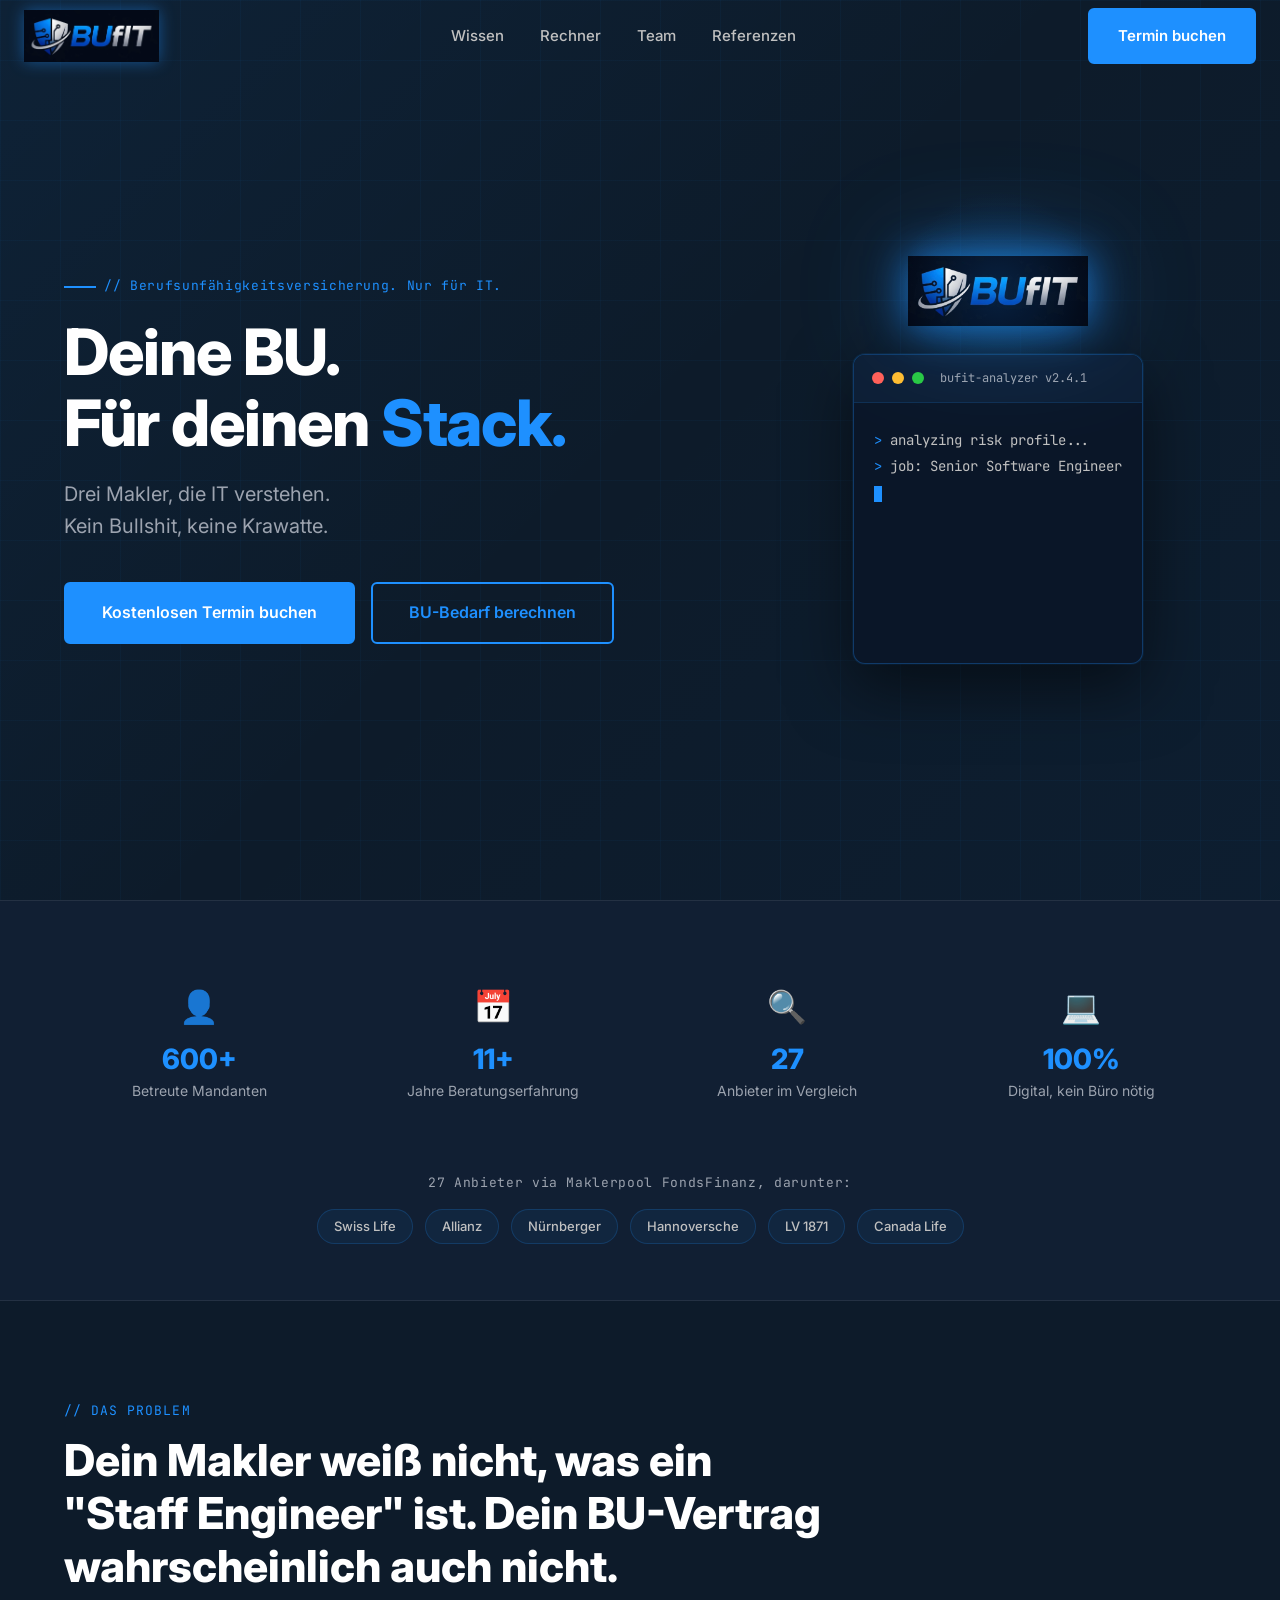
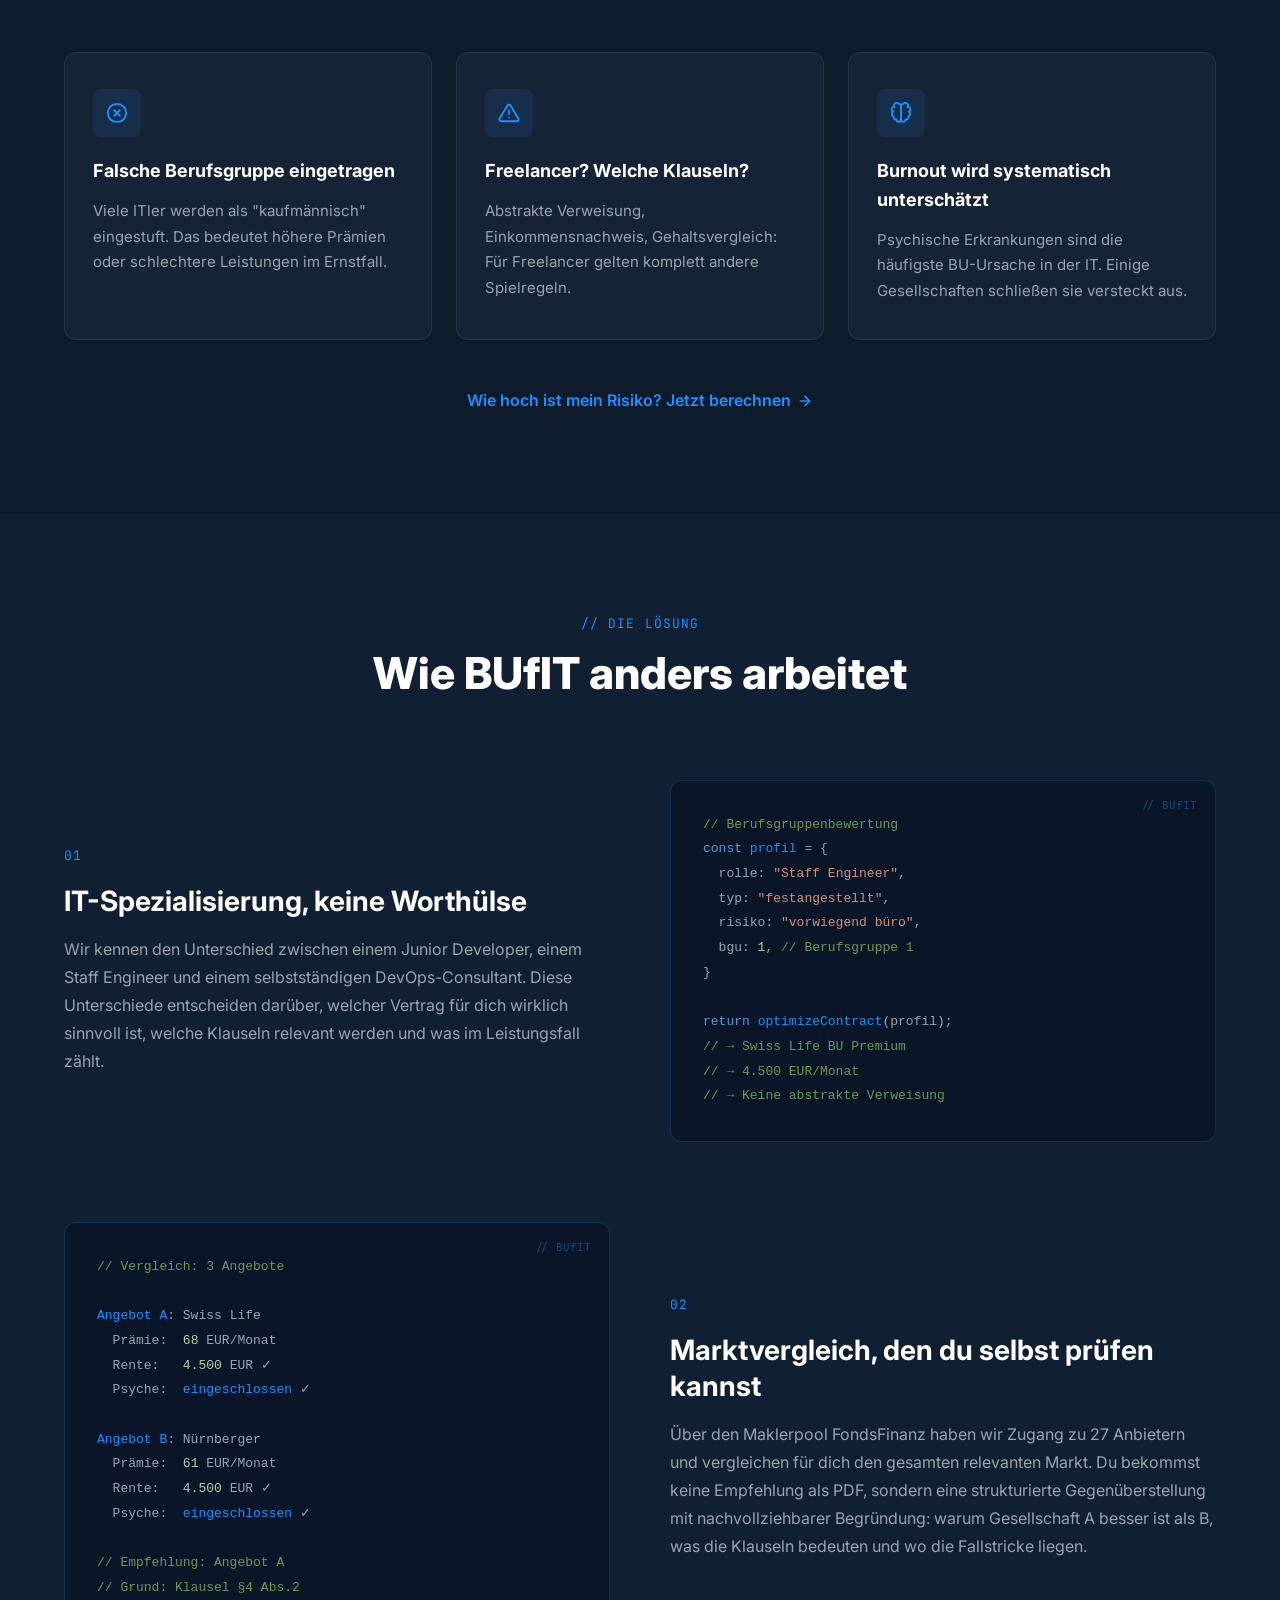
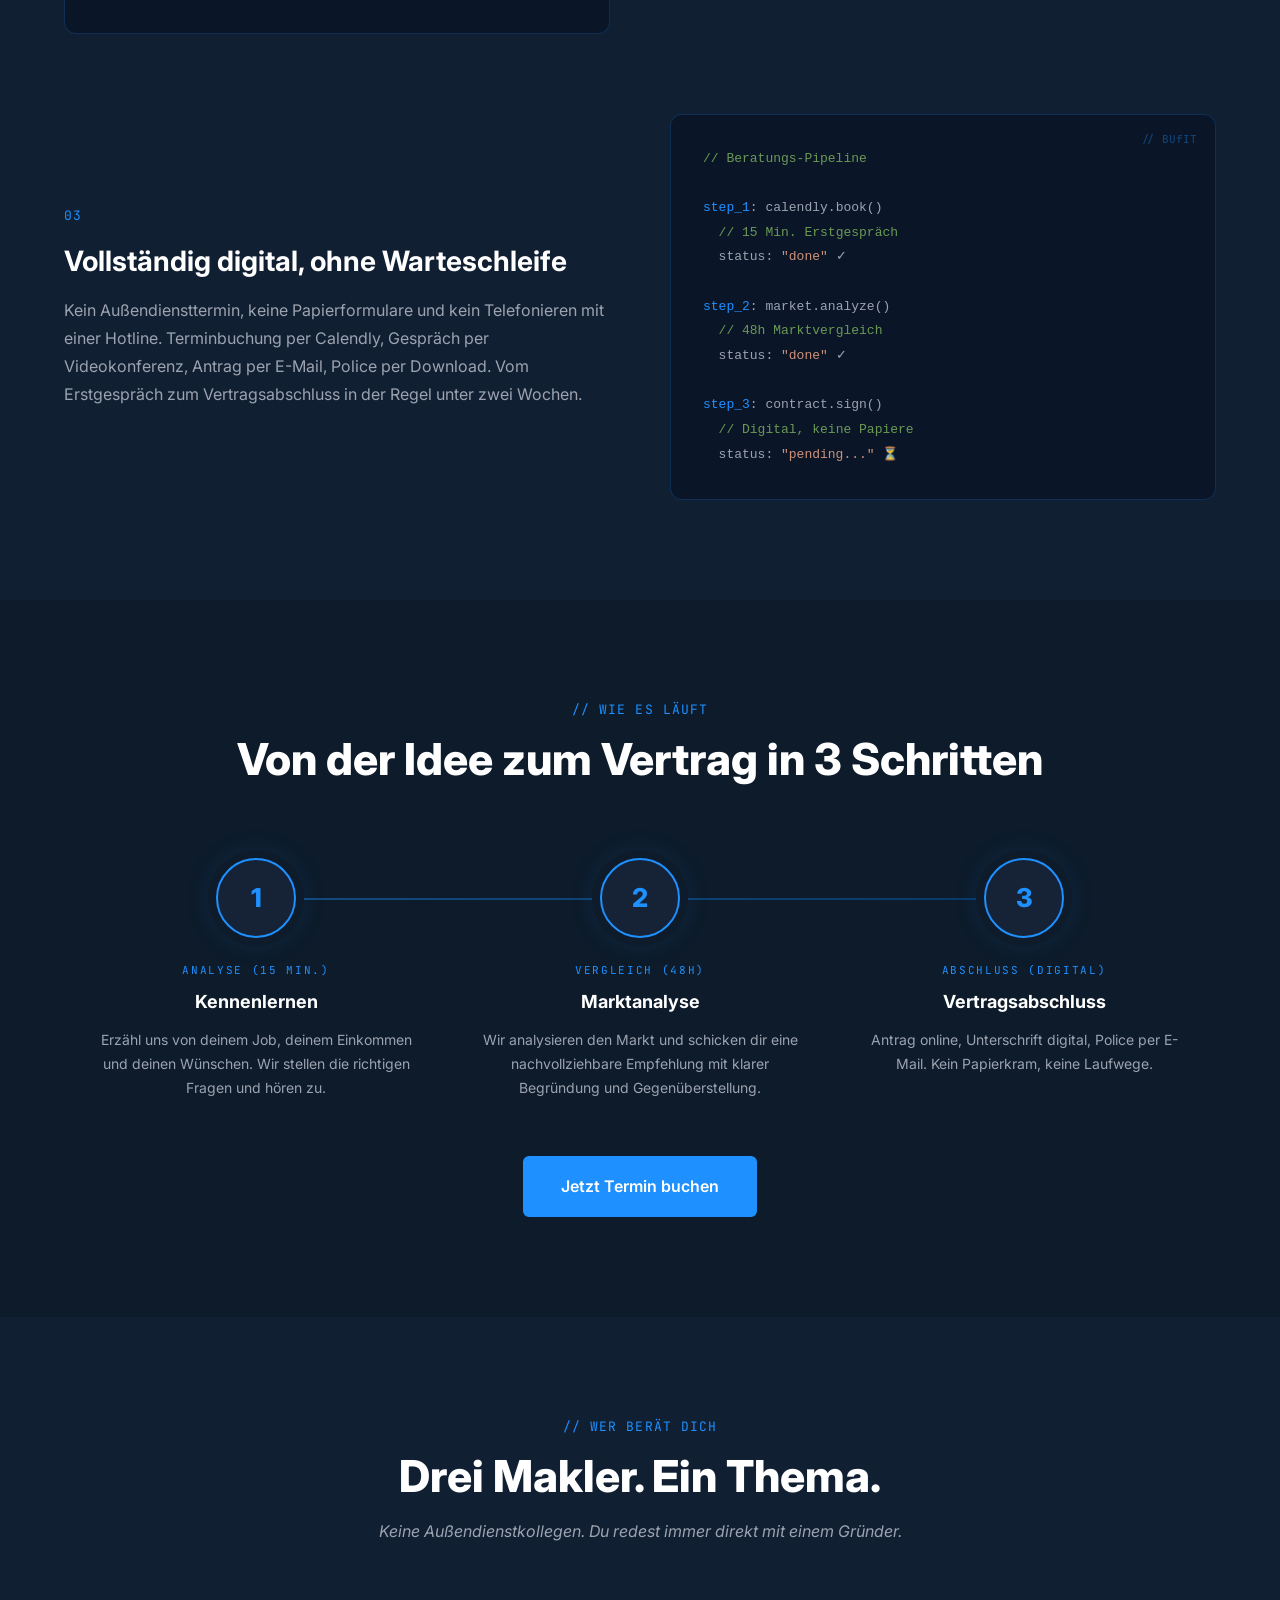
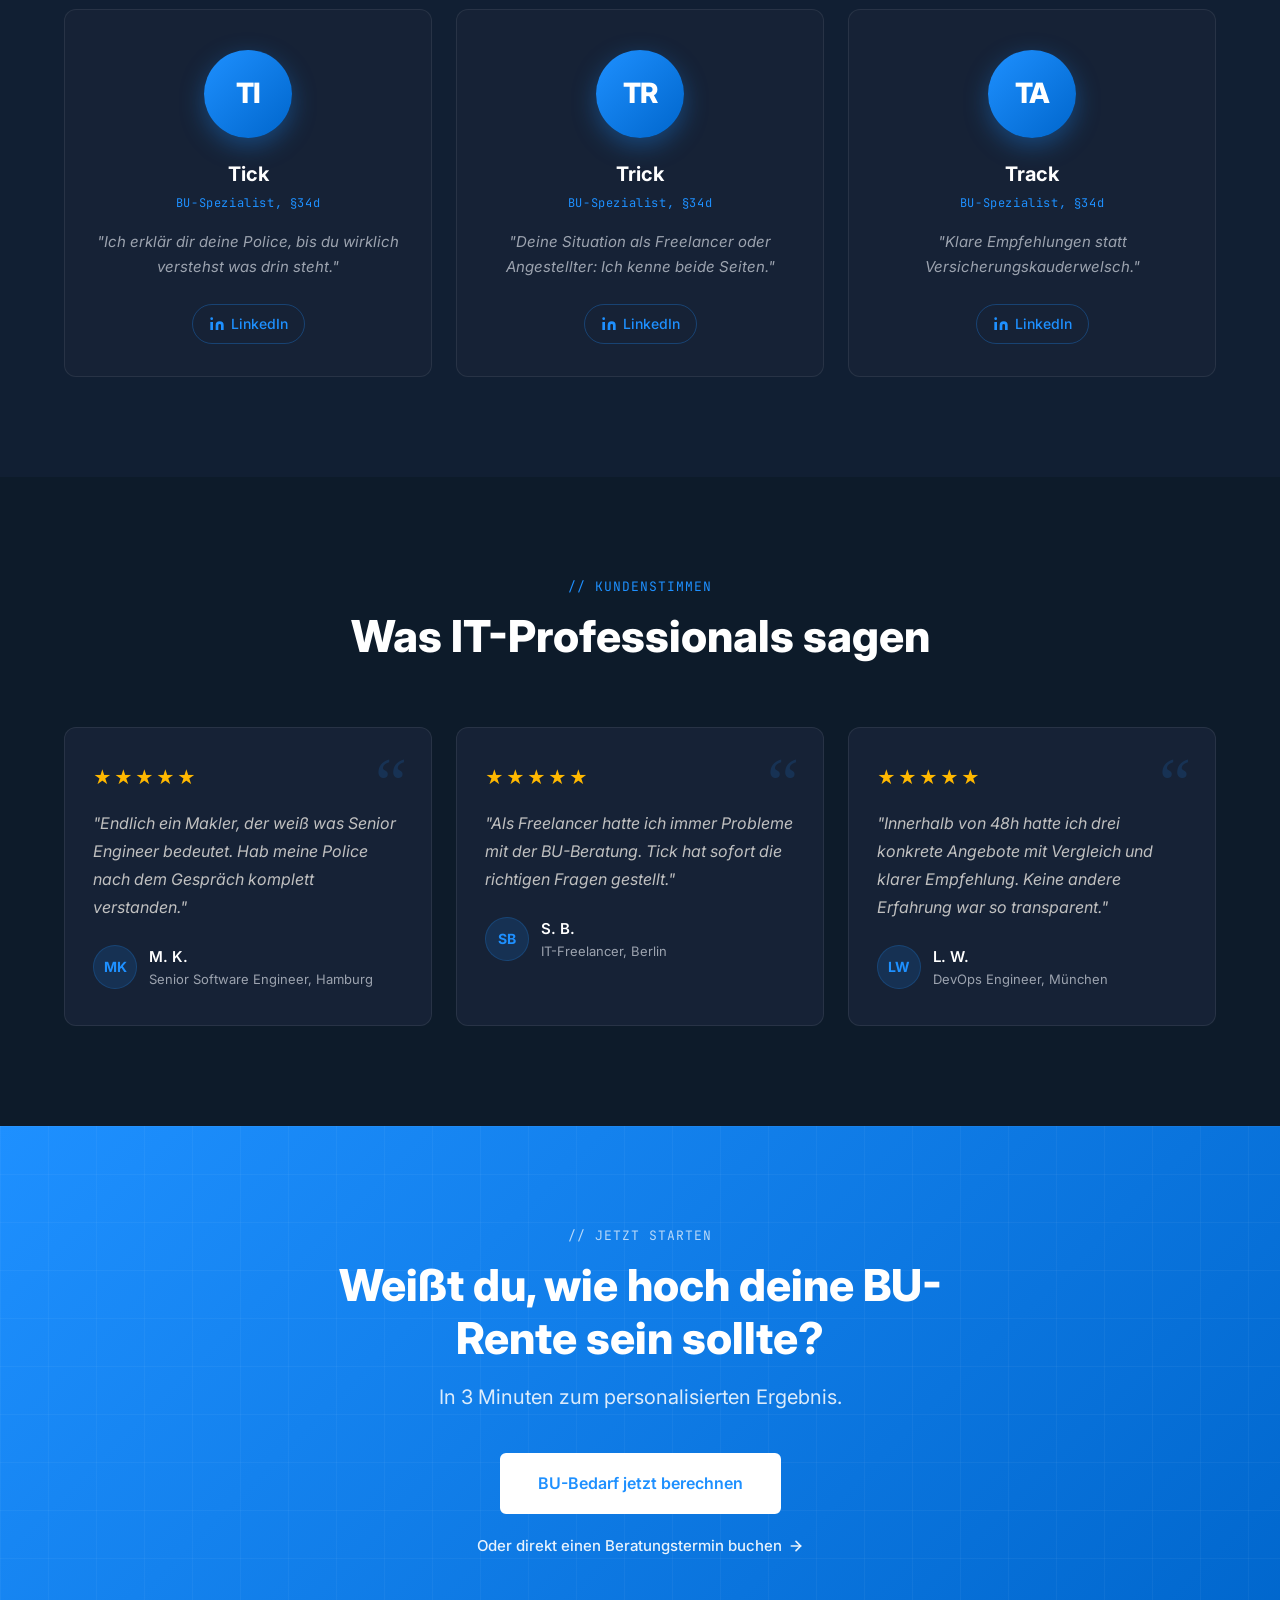
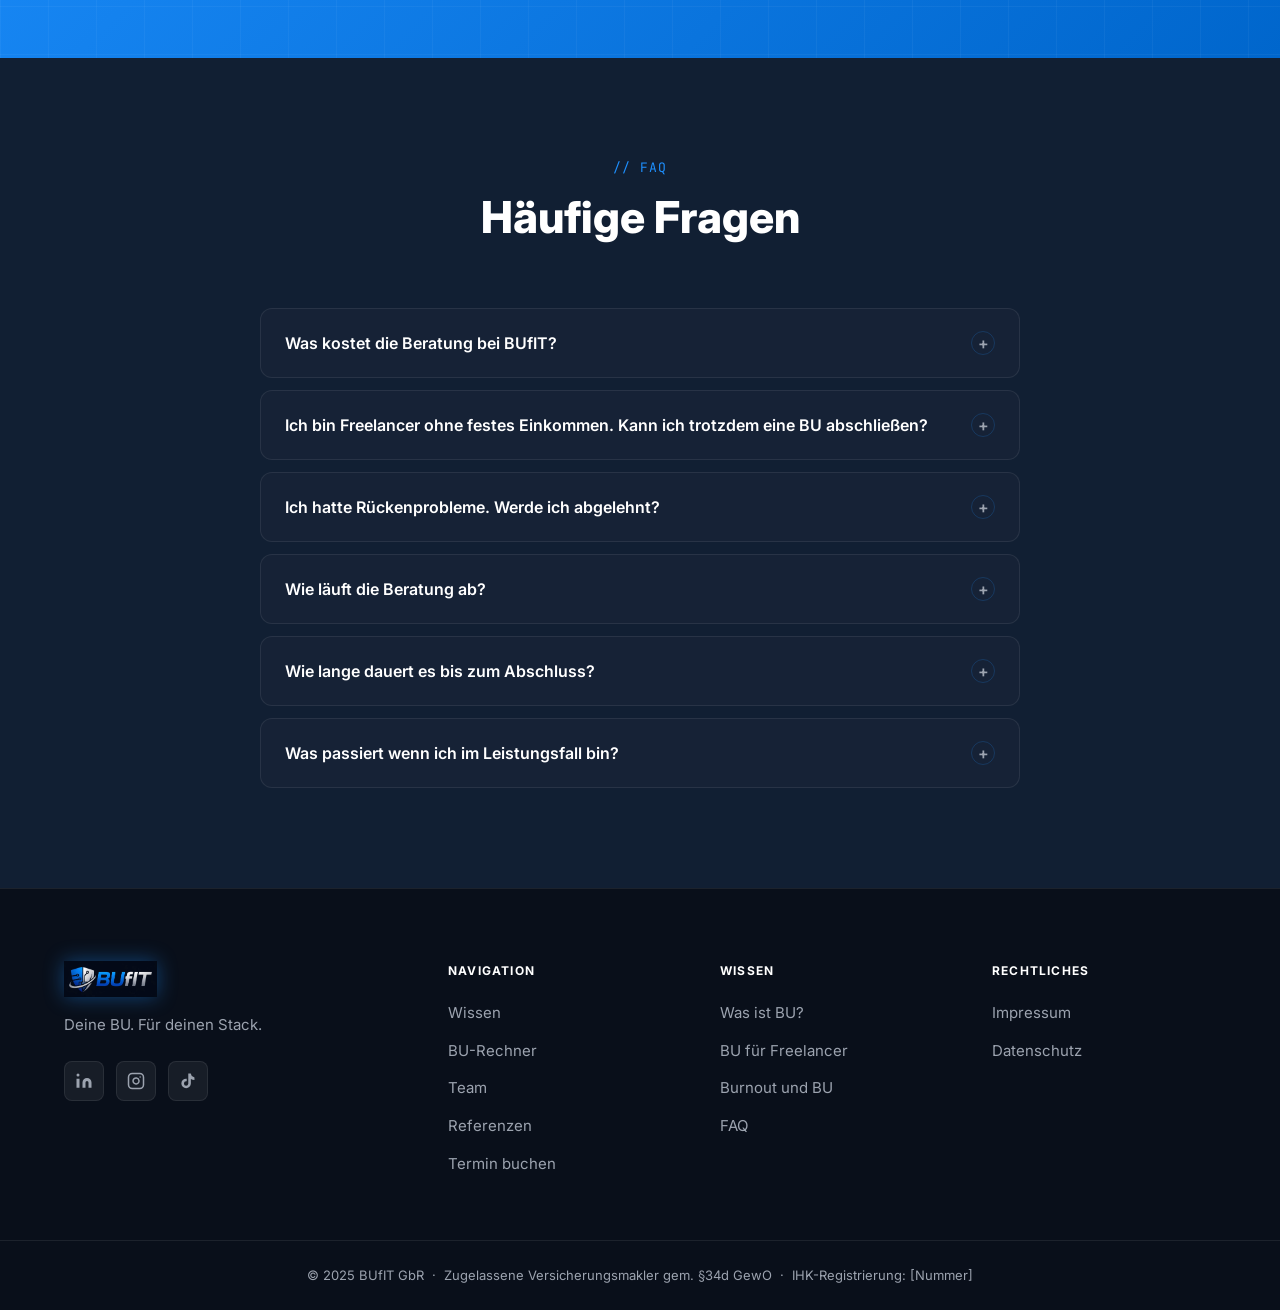
<file: docs/index.html>
<!DOCTYPE html>
<html lang="de">
<head>
  <meta charset="UTF-8" />
  <meta name="viewport" content="width=device-width, initial-scale=1.0" />
  <meta name="description" content="BUfIT: Berufsunfähigkeitsversicherung speziell für IT-Professionals. Drei Makler, die deinen Stack verstehen. Kostenlose, vollständig digitale Beratung." />
  <meta name="theme-color" content="#0D1B2A" />
  <!-- Pre-Launch: Indexierung deaktiviert. Vor Go-Live entfernen. -->
  <meta name="robots" content="noindex, nofollow" />
  <title>BUfIT – Deine BU. Für deinen Stack.</title>

  <!-- Open Graph -->
  <meta property="og:title" content="BUfIT – Deine BU. Für deinen Stack." />
  <meta property="og:description" content="BU-Versicherung für IT-Professionals. Drei Makler, die IT verstehen. Kein Bullshit, keine Krawatte." />
  <meta property="og:type" content="website" />

  <!-- Fonts: Inter + JetBrains Mono -->
  <link rel="preconnect" href="https://fonts.googleapis.com" />
  <link rel="preconnect" href="https://fonts.gstatic.com" crossorigin />
  <link href="https://fonts.googleapis.com/css2?family=Inter:wght@300;400;500;600;700;800&family=JetBrains+Mono:wght@400;500;700&display=swap" rel="stylesheet" />

  <!-- Styles -->
  <link rel="stylesheet" href="styles.css" />
</head>

<body>

  <!-- ======================================================
       NAVIGATION
  ====================================================== -->
  <header class="navbar" role="banner">
    <div class="navbar-inner">

      <!-- Logo -->
      <a href="/" class="navbar-logo" aria-label="BUfIT Startseite">
        <img src="Logo.jpeg" alt="BUfIT Logo" />
      </a>

      <!-- Desktop Links -->
      <nav class="navbar-links" aria-label="Hauptnavigation">
        <a href="#wissen">Wissen</a>
        <a href="lead-magnets/bu-rechner.html">Rechner</a>
        <a href="#team">Team</a>
        <a href="#referenzen">Referenzen</a>
      </nav>

      <!-- Desktop CTA -->
      <div class="navbar-cta">
        <a href="#beratung" class="btn btn-primary">Termin buchen</a>
      </div>

      <!-- Hamburger (Mobile) -->
      <button
        class="hamburger"
        id="hamburger"
        aria-label="Menü öffnen"
        aria-expanded="false"
        aria-controls="mobile-nav"
      >
        <span></span>
        <span></span>
        <span></span>
      </button>
    </div>

    <!-- Mobile Navigation -->
    <nav class="mobile-nav" id="mobile-nav" aria-label="Mobile Navigation">
      <a href="#wissen">Wissen</a>
      <a href="lead-magnets/bu-rechner.html">Rechner</a>
      <a href="#team">Team</a>
      <a href="#referenzen">Referenzen</a>
      <a href="#beratung" class="btn btn-primary">Termin buchen</a>
    </nav>
  </header>


  <main>

    <!-- ====================================================
         1. HERO SECTION
    ==================================================== -->
    <section class="hero" aria-label="Einleitung">
      <div class="container">

        <div class="hero-inner">

          <!-- Left: Text -->
          <div class="hero-content">

            <p class="hero-label">
              // Berufsunfähigkeitsversicherung. Nur für IT.
            </p>

            <h1 class="hero-h1">
              Deine BU.<br />
              Für deinen <span class="highlight">Stack.</span>
            </h1>

            <p class="hero-subline">
              Drei Makler, die IT verstehen.<br />
              Kein Bullshit, keine Krawatte.
            </p>

            <div class="hero-ctas">
              <a href="#beratung" class="btn btn-primary btn-lg">
                Kostenlosen Termin buchen
              </a>
              <a href="lead-magnets/bu-rechner.html" class="btn btn-ghost btn-lg">
                BU-Bedarf berechnen
              </a>
            </div>
          </div>

          <!-- Right: Shield + Terminal -->
          <div class="hero-terminal" aria-hidden="true">
            <div class="hero-shield-wrap">
              <img src="Logo.jpeg" alt="" class="hero-shield-img" />
            </div>
            <div class="terminal">
              <div class="terminal-header">
                <span class="terminal-dot red"></span>
                <span class="terminal-dot yellow"></span>
                <span class="terminal-dot green"></span>
                <span class="terminal-title">bufit-analyzer v2.4.1</span>
              </div>
              <div class="terminal-body" id="terminal-body">
                <!-- Typewriter lines inserted by JS -->
              </div>
            </div>
          </div>

        </div>
      </div>
    </section>


    <!-- ====================================================
         2. TRUST BAR
    ==================================================== -->
    <section class="trust-bar" aria-label="Kennzahlen">
      <div class="container">

        <!-- Metrics -->
        <div class="trust-metrics">
          <div class="trust-metric fade-in">
            <span class="trust-metric-icon" aria-hidden="true">👤</span>
            <div class="trust-metric-value">600+</div>
            <div class="trust-metric-label">Betreute Mandanten</div>
          </div>
          <div class="trust-metric fade-in fade-in-delay-1">
            <span class="trust-metric-icon" aria-hidden="true">📅</span>
            <div class="trust-metric-value">11+</div>
            <div class="trust-metric-label">Jahre Beratungserfahrung</div>
          </div>
          <div class="trust-metric fade-in fade-in-delay-2">
            <span class="trust-metric-icon" aria-hidden="true">🔍</span>
            <div class="trust-metric-value">27</div>
            <div class="trust-metric-label">Anbieter im Vergleich</div>
          </div>
          <div class="trust-metric fade-in fade-in-delay-3">
            <span class="trust-metric-icon" aria-hidden="true">💻</span>
            <div class="trust-metric-value">100%</div>
            <div class="trust-metric-label">Digital, kein Büro nötig</div>
          </div>
        </div>

        <!-- Partner-Versicherer -->
        <div class="trust-partners fade-in">
          <p class="trust-partners-label">27 Anbieter via Maklerpool FondsFinanz, darunter:</p>
          <div class="trust-badges">
            <span class="trust-badge">Swiss Life</span>
            <span class="trust-badge">Allianz</span>
            <span class="trust-badge">Nürnberger</span>
            <span class="trust-badge">Hannoversche</span>
            <span class="trust-badge">LV 1871</span>
            <span class="trust-badge">Canada Life</span>
          </div>
        </div>

      </div>
    </section>


    <!-- ====================================================
         3. PROBLEM SECTION
    ==================================================== -->
    <section class="problem-section" id="wissen" aria-labelledby="problem-headline">
      <div class="container">

        <p class="section-label fade-in">// Das Problem</p>
        <h2 class="section-headline fade-in" id="problem-headline">
          Dein Makler weiß nicht, was ein "Staff Engineer" ist.
          Dein BU-Vertrag wahrscheinlich auch nicht.
        </h2>

        <div class="problem-cards">

          <!-- Card 1 -->
          <div class="problem-card fade-in">
            <div class="problem-card-icon" aria-hidden="true">
              <!-- Bug/X Icon (SVG) -->
              <svg width="22" height="22" viewBox="0 0 24 24" fill="none" stroke="#1E90FF" stroke-width="2" stroke-linecap="round" stroke-linejoin="round">
                <circle cx="12" cy="12" r="10"/>
                <line x1="15" y1="9" x2="9" y2="15"/>
                <line x1="9" y1="9" x2="15" y2="15"/>
              </svg>
            </div>
            <h3 class="problem-card-title">Falsche Berufsgruppe eingetragen</h3>
            <p class="problem-card-text">
              Viele ITler werden als "kaufmännisch" eingestuft. Das bedeutet höhere Prämien oder
              schlechtere Leistungen im Ernstfall.
            </p>
          </div>

          <!-- Card 2 -->
          <div class="problem-card fade-in fade-in-delay-1">
            <div class="problem-card-icon" aria-hidden="true">
              <!-- Warning Icon (SVG) -->
              <svg width="22" height="22" viewBox="0 0 24 24" fill="none" stroke="#1E90FF" stroke-width="2" stroke-linecap="round" stroke-linejoin="round">
                <path d="M10.29 3.86L1.82 18a2 2 0 0 0 1.71 3h16.94a2 2 0 0 0 1.71-3L13.71 3.86a2 2 0 0 0-3.42 0z"/>
                <line x1="12" y1="9" x2="12" y2="13"/>
                <line x1="12" y1="17" x2="12.01" y2="17"/>
              </svg>
            </div>
            <h3 class="problem-card-title">Freelancer? Welche Klauseln?</h3>
            <p class="problem-card-text">
              Abstrakte Verweisung, Einkommensnachweis, Gehaltsvergleich: Für Freelancer gelten
              komplett andere Spielregeln.
            </p>
          </div>

          <!-- Card 3 -->
          <div class="problem-card fade-in fade-in-delay-2">
            <div class="problem-card-icon" aria-hidden="true">
              <!-- Brain Icon (SVG) -->
              <svg width="22" height="22" viewBox="0 0 24 24" fill="none" stroke="#1E90FF" stroke-width="2" stroke-linecap="round" stroke-linejoin="round">
                <path d="M9.5 2A2.5 2.5 0 0 1 12 4.5v15a2.5 2.5 0 0 1-4.96-.46 2.5 2.5 0 0 1-2.96-3.08 3 3 0 0 1-.34-5.58 2.5 2.5 0 0 1 1.32-4.88A2.5 2.5 0 0 1 9.5 2Z"/>
                <path d="M14.5 2A2.5 2.5 0 0 0 12 4.5v15a2.5 2.5 0 0 0 4.96-.46 2.5 2.5 0 0 0 2.96-3.08 3 3 0 0 0 .34-5.58 2.5 2.5 0 0 0-1.32-4.88A2.5 2.5 0 0 0 14.5 2Z"/>
              </svg>
            </div>
            <h3 class="problem-card-title">Burnout wird systematisch unterschätzt</h3>
            <p class="problem-card-text">
              Psychische Erkrankungen sind die häufigste BU-Ursache in der IT.
              Einige Gesellschaften schließen sie versteckt aus.
            </p>
          </div>

        </div>

        <div class="problem-cta fade-in">
          <a href="lead-magnets/bu-rechner.html">
            Wie hoch ist mein Risiko? Jetzt berechnen
            <svg width="16" height="16" viewBox="0 0 24 24" fill="none" stroke="currentColor" stroke-width="2.5" stroke-linecap="round" stroke-linejoin="round" aria-hidden="true"><line x1="5" y1="12" x2="19" y2="12"/><polyline points="12 5 19 12 12 19"/></svg>
          </a>
        </div>

      </div>
    </section>


    <!-- ====================================================
         4. SOLUTION SECTION
    ==================================================== -->
    <section class="solution-section" aria-labelledby="solution-headline">
      <div class="container">

        <p class="section-label fade-in" style="text-align:center;">// Die Lösung</p>
        <h2 class="section-headline fade-in" id="solution-headline" style="text-align:center;margin:0 auto 80px;">
          Wie BUfIT anders arbeitet
        </h2>

        <div class="solution-blocks">

          <!-- Block 1: IT-Spezialisierung -->
          <div class="solution-block fade-in">
            <div class="solution-block-content">
              <span class="solution-block-number">01</span>
              <h3 class="solution-block-title">IT-Spezialisierung, keine Worthülse</h3>
              <p class="solution-block-text">
                Wir kennen den Unterschied zwischen einem Junior Developer, einem Staff Engineer
                und einem selbstständigen DevOps-Consultant. Diese Unterschiede entscheiden
                darüber, welcher Vertrag für dich wirklich sinnvoll ist, welche Klauseln
                relevant werden und was im Leistungsfall zählt.
              </p>
            </div>
            <div class="solution-block-deco">
<pre class="code-block"><span class="code-comment">// Berufsgruppenbewertung</span>
<span class="code-keyword">const</span> <span class="code-accent">profil</span> = {
  rolle: <span class="code-string">"Staff Engineer"</span>,
  typ: <span class="code-string">"festangestellt"</span>,
  risiko: <span class="code-string">"vorwiegend büro"</span>,
  bgu: <span class="code-number">1</span>, <span class="code-comment">// Berufsgruppe 1</span>
}

<span class="code-keyword">return</span> <span class="code-accent">optimizeContract</span>(profil);
<span class="code-comment">// → Swiss Life BU Premium</span>
<span class="code-comment">// → 4.500 EUR/Monat</span>
<span class="code-comment">// → Keine abstrakte Verweisung</span></pre>
            </div>
          </div>

          <!-- Block 2: Marktvergleich (reversed) -->
          <div class="solution-block reverse fade-in">
            <div class="solution-block-content">
              <span class="solution-block-number">02</span>
              <h3 class="solution-block-title">Marktvergleich, den du selbst prüfen kannst</h3>
              <p class="solution-block-text">
                Über den Maklerpool FondsFinanz haben wir Zugang zu 27 Anbietern und
                vergleichen für dich den gesamten relevanten Markt. Du bekommst keine
                Empfehlung als PDF, sondern eine strukturierte Gegenüberstellung mit
                nachvollziehbarer Begründung: warum Gesellschaft A besser ist als B,
                was die Klauseln bedeuten und wo die Fallstricke liegen.
              </p>
            </div>
            <div class="solution-block-deco">
<pre class="code-block"><span class="code-comment">// Vergleich: 3 Angebote</span>

<span class="code-accent">Angebot A</span>: Swiss Life
  Prämie:  <span class="code-number">68</span> EUR/Monat
  Rente:   <span class="code-number">4.500</span> EUR ✓
  Psyche:  <span class="code-accent">eingeschlossen</span> ✓

<span class="code-accent">Angebot B</span>: Nürnberger
  Prämie:  <span class="code-number">61</span> EUR/Monat
  Rente:   <span class="code-number">4.500</span> EUR ✓
  Psyche:  <span class="code-accent">eingeschlossen</span> ✓

<span class="code-comment">// Empfehlung: Angebot A</span>
<span class="code-comment">// Grund: Klausel §4 Abs.2</span></pre>
            </div>
          </div>

          <!-- Block 3: Digital -->
          <div class="solution-block fade-in">
            <div class="solution-block-content">
              <span class="solution-block-number">03</span>
              <h3 class="solution-block-title">Vollständig digital, ohne Warteschleife</h3>
              <p class="solution-block-text">
                Kein Außendiensttermin, keine Papierformulare und kein Telefonieren mit
                einer Hotline. Terminbuchung per Calendly, Gespräch per Videokonferenz,
                Antrag per E-Mail, Police per Download. Vom Erstgespräch zum Vertragsabschluss
                in der Regel unter zwei Wochen.
              </p>
            </div>
            <div class="solution-block-deco">
<pre class="code-block"><span class="code-comment">// Beratungs-Pipeline</span>

<span class="code-accent">step_1</span>: calendly.book()
  <span class="code-comment">// 15 Min. Erstgespräch</span>
  status: <span class="code-string">"done"</span> ✓

<span class="code-accent">step_2</span>: market.analyze()
  <span class="code-comment">// 48h Marktvergleich</span>
  status: <span class="code-string">"done"</span> ✓

<span class="code-accent">step_3</span>: contract.sign()
  <span class="code-comment">// Digital, keine Papiere</span>
  status: <span class="code-string">"pending..."</span> ⏳</pre>
            </div>
          </div>

        </div>
      </div>
    </section>


    <!-- ====================================================
         5. PROZESS SECTION
    ==================================================== -->
    <section class="process-section" id="prozess" aria-labelledby="process-headline">
      <div class="container">

        <p class="section-label fade-in" style="text-align:center;">// Wie es läuft</p>
        <h2 class="section-headline fade-in" id="process-headline" style="text-align:center;margin:0 auto 72px;">
          Von der Idee zum Vertrag in 3 Schritten
        </h2>

        <div class="process-timeline">

          <div class="process-step fade-in">
            <div class="process-step-number" aria-hidden="true">1</div>
            <div>
              <p class="process-step-label">ANALYSE (15 Min.)</p>
              <h3 class="process-step-title">Kennenlernen</h3>
              <p class="process-step-text">
                Erzähl uns von deinem Job, deinem Einkommen und deinen Wünschen.
                Wir stellen die richtigen Fragen und hören zu.
              </p>
            </div>
          </div>

          <div class="process-step fade-in fade-in-delay-1">
            <div class="process-step-number" aria-hidden="true">2</div>
            <div>
              <p class="process-step-label">VERGLEICH (48h)</p>
              <h3 class="process-step-title">Marktanalyse</h3>
              <p class="process-step-text">
                Wir analysieren den Markt und schicken dir eine nachvollziehbare Empfehlung
                mit klarer Begründung und Gegenüberstellung.
              </p>
            </div>
          </div>

          <div class="process-step fade-in fade-in-delay-2">
            <div class="process-step-number" aria-hidden="true">3</div>
            <div>
              <p class="process-step-label">ABSCHLUSS (digital)</p>
              <h3 class="process-step-title">Vertragsabschluss</h3>
              <p class="process-step-text">
                Antrag online, Unterschrift digital, Police per E-Mail.
                Kein Papierkram, keine Laufwege.
              </p>
            </div>
          </div>

        </div>

        <div class="process-cta fade-in">
          <a href="#beratung" class="btn btn-primary btn-lg">Jetzt Termin buchen</a>
        </div>

      </div>
    </section>


    <!-- ====================================================
         6. TEAM SECTION
    ==================================================== -->
    <section class="team-section" id="team" aria-labelledby="team-headline">
      <div class="container">

        <p class="section-label fade-in" style="text-align:center;">// Wer berät dich</p>
        <h2 class="section-headline fade-in" id="team-headline" style="text-align:center;">
          Drei Makler. Ein Thema.
        </h2>
        <p class="team-subtext fade-in">
          Keine Außendienstkollegen. Du redest immer direkt mit einem Gründer.
        </p>

        <div class="team-cards">

          <!-- Tick -->
          <div class="team-card fade-in">
            <div class="team-avatar" aria-hidden="true">TI</div>
            <h3 class="team-name">Tick</h3>
            <p class="team-role">BU-Spezialist, §34d</p>
            <p class="team-quote">
              "Ich erklär dir deine Police, bis du wirklich verstehst was drin steht."
            </p>
            <a href="#" class="team-linkedin" aria-label="Tick auf LinkedIn">
              <!-- LinkedIn Icon SVG -->
              <svg width="16" height="16" viewBox="0 0 24 24" fill="#1E90FF" aria-hidden="true">
                <path d="M16 8a6 6 0 0 1 6 6v7h-4v-7a2 2 0 0 0-2-2 2 2 0 0 0-2 2v7h-4v-7a6 6 0 0 1 6-6z"/>
                <rect x="2" y="9" width="4" height="12"/>
                <circle cx="4" cy="4" r="2"/>
              </svg>
              LinkedIn
            </a>
          </div>

          <!-- Trick -->
          <div class="team-card fade-in fade-in-delay-1">
            <div class="team-avatar" aria-hidden="true">TR</div>
            <h3 class="team-name">Trick</h3>
            <p class="team-role">BU-Spezialist, §34d</p>
            <p class="team-quote">
              "Deine Situation als Freelancer oder Angestellter: Ich kenne beide Seiten."
            </p>
            <a href="#" class="team-linkedin" aria-label="Trick auf LinkedIn">
              <svg width="16" height="16" viewBox="0 0 24 24" fill="#1E90FF" aria-hidden="true">
                <path d="M16 8a6 6 0 0 1 6 6v7h-4v-7a2 2 0 0 0-2-2 2 2 0 0 0-2 2v7h-4v-7a6 6 0 0 1 6-6z"/>
                <rect x="2" y="9" width="4" height="12"/>
                <circle cx="4" cy="4" r="2"/>
              </svg>
              LinkedIn
            </a>
          </div>

          <!-- Track -->
          <div class="team-card fade-in fade-in-delay-2">
            <div class="team-avatar" aria-hidden="true">TA</div>
            <h3 class="team-name">Track</h3>
            <p class="team-role">BU-Spezialist, §34d</p>
            <p class="team-quote">
              "Klare Empfehlungen statt Versicherungskauderwelsch."
            </p>
            <a href="#" class="team-linkedin" aria-label="Track auf LinkedIn">
              <svg width="16" height="16" viewBox="0 0 24 24" fill="#1E90FF" aria-hidden="true">
                <path d="M16 8a6 6 0 0 1 6 6v7h-4v-7a2 2 0 0 0-2-2 2 2 0 0 0-2 2v7h-4v-7a6 6 0 0 1 6-6z"/>
                <rect x="2" y="9" width="4" height="12"/>
                <circle cx="4" cy="4" r="2"/>
              </svg>
              LinkedIn
            </a>
          </div>

        </div>
      </div>
    </section>


    <!-- ====================================================
         7. TESTIMONIALS SECTION
    ==================================================== -->
    <section class="testimonials-section" id="referenzen" aria-labelledby="testimonials-headline">
      <div class="container">

        <p class="section-label fade-in" style="text-align:center;">// Kundenstimmen</p>
        <h2 class="section-headline fade-in" id="testimonials-headline" style="text-align:center;margin:0 auto 64px;">
          Was IT-Professionals sagen
        </h2>

        <div class="testimonial-cards">

          <!-- Testimonial 1 -->
          <div class="testimonial-card fade-in">
            <div class="testimonial-stars" aria-label="5 von 5 Sternen">★★★★★</div>
            <p class="testimonial-quote">
              "Endlich ein Makler, der weiß was Senior Engineer bedeutet.
              Hab meine Police nach dem Gespräch komplett verstanden."
            </p>
            <div class="testimonial-author">
              <div class="testimonial-initials" aria-hidden="true">MK</div>
              <div>
                <p class="testimonial-name">M. K.</p>
                <p class="testimonial-role">Senior Software Engineer, Hamburg</p>
              </div>
            </div>
          </div>

          <!-- Testimonial 2 -->
          <div class="testimonial-card fade-in fade-in-delay-1">
            <div class="testimonial-stars" aria-label="5 von 5 Sternen">★★★★★</div>
            <p class="testimonial-quote">
              "Als Freelancer hatte ich immer Probleme mit der BU-Beratung.
              Tick hat sofort die richtigen Fragen gestellt."
            </p>
            <div class="testimonial-author">
              <div class="testimonial-initials" aria-hidden="true">SB</div>
              <div>
                <p class="testimonial-name">S. B.</p>
                <p class="testimonial-role">IT-Freelancer, Berlin</p>
              </div>
            </div>
          </div>

          <!-- Testimonial 3 -->
          <div class="testimonial-card fade-in fade-in-delay-2">
            <div class="testimonial-stars" aria-label="5 von 5 Sternen">★★★★★</div>
            <p class="testimonial-quote">
              "Innerhalb von 48h hatte ich drei konkrete Angebote mit Vergleich und
              klarer Empfehlung. Keine andere Erfahrung war so transparent."
            </p>
            <div class="testimonial-author">
              <div class="testimonial-initials" aria-hidden="true">LW</div>
              <div>
                <p class="testimonial-name">L. W.</p>
                <p class="testimonial-role">DevOps Engineer, München</p>
              </div>
            </div>
          </div>

        </div>
      </div>
    </section>


    <!-- ====================================================
         8. CTA SECTION
    ==================================================== -->
    <section class="cta-section" id="beratung" aria-labelledby="cta-headline">
      <div class="container">
        <div class="cta-section-inner">

          <p class="section-label fade-in" style="color:rgba(255,255,255,0.7);text-align:center;">// Jetzt starten</p>
          <h2 class="section-headline fade-in" id="cta-headline" style="color:#fff;text-align:center;">
            Weißt du, wie hoch deine BU-Rente sein sollte?
          </h2>
          <p class="cta-section-subline fade-in">
            In 3 Minuten zum personalisierten Ergebnis.
          </p>

          <div class="cta-section-actions fade-in">
            <a href="lead-magnets/bu-rechner.html" class="btn btn-white btn-lg">
              BU-Bedarf jetzt berechnen
            </a>
            <a href="#beratung" class="cta-section-secondary">
              Oder direkt einen Beratungstermin buchen
              <svg width="16" height="16" viewBox="0 0 24 24" fill="none" stroke="currentColor" stroke-width="2.5" stroke-linecap="round" stroke-linejoin="round" aria-hidden="true"><line x1="5" y1="12" x2="19" y2="12"/><polyline points="12 5 19 12 12 19"/></svg>
            </a>
          </div>

        </div>
      </div>
    </section>


    <!-- ====================================================
         9. FAQ SECTION
    ==================================================== -->
    <section class="faq-section" id="faq" aria-labelledby="faq-headline">
      <div class="container">

        <p class="section-label fade-in" style="text-align:center;">// FAQ</p>
        <h2 class="section-headline fade-in" id="faq-headline" style="text-align:center;margin:0 auto 64px;">
          Häufige Fragen
        </h2>

        <div class="faq-list" role="list">

          <!-- FAQ 1 -->
          <div class="faq-item fade-in" role="listitem">
            <button
              class="faq-question"
              aria-expanded="false"
              aria-controls="faq-answer-1"
            >
              Was kostet die Beratung bei BUfIT?
              <span class="faq-icon" aria-hidden="true">+</span>
            </button>
            <div class="faq-answer" id="faq-answer-1" role="region">
              <p class="faq-answer-inner">
                Nichts. Wir werden vom Versicherer vergütet wenn ein Vertrag zustande kommt.
                Keine versteckten Kosten, kein Honorar.
              </p>
            </div>
          </div>

          <!-- FAQ 2 -->
          <div class="faq-item fade-in" role="listitem">
            <button
              class="faq-question"
              aria-expanded="false"
              aria-controls="faq-answer-2"
            >
              Ich bin Freelancer ohne festes Einkommen. Kann ich trotzdem eine BU abschließen?
              <span class="faq-icon" aria-hidden="true">+</span>
            </button>
            <div class="faq-answer" id="faq-answer-2" role="region">
              <p class="faq-answer-inner">
                Ja. Wir erklären dir genau welche Nachweise du brauchst und welche Gesellschaften
                Selbstständige fair behandeln.
              </p>
            </div>
          </div>

          <!-- FAQ 3 -->
          <div class="faq-item fade-in" role="listitem">
            <button
              class="faq-question"
              aria-expanded="false"
              aria-controls="faq-answer-3"
            >
              Ich hatte Rückenprobleme. Werde ich abgelehnt?
              <span class="faq-icon" aria-hidden="true">+</span>
            </button>
            <div class="faq-answer" id="faq-answer-3" role="region">
              <p class="faq-answer-inner">
                Nicht zwangsläufig. Wir klären anonym vorab bei Gesellschaften an, ob und zu
                welchen Konditionen du versichert werden kannst.
              </p>
            </div>
          </div>

          <!-- FAQ 4 -->
          <div class="faq-item fade-in" role="listitem">
            <button
              class="faq-question"
              aria-expanded="false"
              aria-controls="faq-answer-4"
            >
              Wie läuft die Beratung ab?
              <span class="faq-icon" aria-hidden="true">+</span>
            </button>
            <div class="faq-answer" id="faq-answer-4" role="region">
              <p class="faq-answer-inner">
                Vollständig digital. Terminbuchung per Calendly, Gespräch per Videokonferenz,
                Antrag per E-Mail.
              </p>
            </div>
          </div>

          <!-- FAQ 5 -->
          <div class="faq-item fade-in" role="listitem">
            <button
              class="faq-question"
              aria-expanded="false"
              aria-controls="faq-answer-5"
            >
              Wie lange dauert es bis zum Abschluss?
              <span class="faq-icon" aria-hidden="true">+</span>
            </button>
            <div class="faq-answer" id="faq-answer-5" role="region">
              <p class="faq-answer-inner">
                Im Normalfall 1 bis 2 Wochen: Erstgespräch, Angebotsvergleich, Antrag und Police.
              </p>
            </div>
          </div>

          <!-- FAQ 6 -->
          <div class="faq-item fade-in" role="listitem">
            <button
              class="faq-question"
              aria-expanded="false"
              aria-controls="faq-answer-6"
            >
              Was passiert wenn ich im Leistungsfall bin?
              <span class="faq-icon" aria-hidden="true">+</span>
            </button>
            <div class="faq-answer" id="faq-answer-6" role="region">
              <p class="faq-answer-inner">
                Wir begleiten dich aktiv beim Leistungsantrag. Das ist Teil unserer
                Beratungsleistung, nicht nur der Abschluss.
              </p>
            </div>
          </div>

        </div>
      </div>
    </section>

  </main>


  <!-- ======================================================
       FOOTER
  ====================================================== -->
  <footer class="footer" role="contentinfo">
    <div class="container">

      <div class="footer-top">

        <!-- Brand Column -->
        <div class="footer-brand">
          <img src="Logo.jpeg" alt="BUfIT Logo" />
          <p class="footer-tagline">Deine BU. Für deinen Stack.</p>
          <div class="footer-social" aria-label="Soziale Medien">
            <!-- LinkedIn -->
            <a href="#" class="footer-social-link" aria-label="BUfIT auf LinkedIn">
              <svg width="18" height="18" viewBox="0 0 24 24" fill="currentColor" aria-hidden="true">
                <path d="M16 8a6 6 0 0 1 6 6v7h-4v-7a2 2 0 0 0-2-2 2 2 0 0 0-2 2v7h-4v-7a6 6 0 0 1 6-6z"/>
                <rect x="2" y="9" width="4" height="12"/>
                <circle cx="4" cy="4" r="2"/>
              </svg>
            </a>
            <!-- Instagram -->
            <a href="#" class="footer-social-link" aria-label="BUfIT auf Instagram">
              <svg width="18" height="18" viewBox="0 0 24 24" fill="none" stroke="currentColor" stroke-width="2" stroke-linecap="round" stroke-linejoin="round" aria-hidden="true">
                <rect x="2" y="2" width="20" height="20" rx="5" ry="5"/>
                <path d="M16 11.37A4 4 0 1 1 12.63 8 4 4 0 0 1 16 11.37z"/>
                <line x1="17.5" y1="6.5" x2="17.51" y2="6.5"/>
              </svg>
            </a>
            <!-- TikTok -->
            <a href="#" class="footer-social-link" aria-label="BUfIT auf TikTok">
              <svg width="18" height="18" viewBox="0 0 24 24" fill="currentColor" aria-hidden="true">
                <path d="M19.59 6.69a4.83 4.83 0 0 1-3.77-4.25V2h-3.45v13.67a2.89 2.89 0 0 1-2.88 2.5 2.89 2.89 0 0 1-2.89-2.89 2.89 2.89 0 0 1 2.89-2.89c.28 0 .54.04.79.1V9.01a6.32 6.32 0 0 0-.79-.05 6.34 6.34 0 0 0-6.34 6.34 6.34 6.34 0 0 0 6.34 6.34 6.34 6.34 0 0 0 6.33-6.34V9.19a8.19 8.19 0 0 0 4.79 1.53V7.27a4.85 4.85 0 0 1-1.02-.58z"/>
              </svg>
            </a>
          </div>
        </div>

        <!-- Navigation -->
        <div class="footer-col">
          <p class="footer-col-title">Navigation</p>
          <ul class="footer-links" role="list">
            <li><a href="#wissen">Wissen</a></li>
            <li><a href="lead-magnets/bu-rechner.html">BU-Rechner</a></li>
            <li><a href="#team">Team</a></li>
            <li><a href="#referenzen">Referenzen</a></li>
            <li><a href="#beratung">Termin buchen</a></li>
          </ul>
        </div>

        <!-- Wissen -->
        <div class="footer-col">
          <p class="footer-col-title">Wissen</p>
          <ul class="footer-links" role="list">
            <li><a href="#wissen">Was ist BU?</a></li>
            <li><a href="#wissen">BU für Freelancer</a></li>
            <li><a href="#wissen">Burnout und BU</a></li>
            <li><a href="#faq">FAQ</a></li>
          </ul>
        </div>

        <!-- Rechtliches -->
        <div class="footer-col">
          <p class="footer-col-title">Rechtliches</p>
          <ul class="footer-links" role="list">
            <li><a href="impressum.html">Impressum</a></li>
            <li><a href="datenschutz.html">Datenschutz</a></li>
          </ul>
        </div>

      </div>
    </div>

    <!-- Footer Bar -->
    <div class="footer-bar">
      <div class="container">
        <p>
          &copy; 2025 BUfIT GbR
          &nbsp;&middot;&nbsp;
          Zugelassene Versicherungsmakler gem. §34d GewO
          &nbsp;&middot;&nbsp;
          IHK-Registrierung: [Nummer]
        </p>
      </div>
    </div>
  </footer>


  <!-- JavaScript -->
  <script src="main.js"></script>

</body>
</html>
</file>
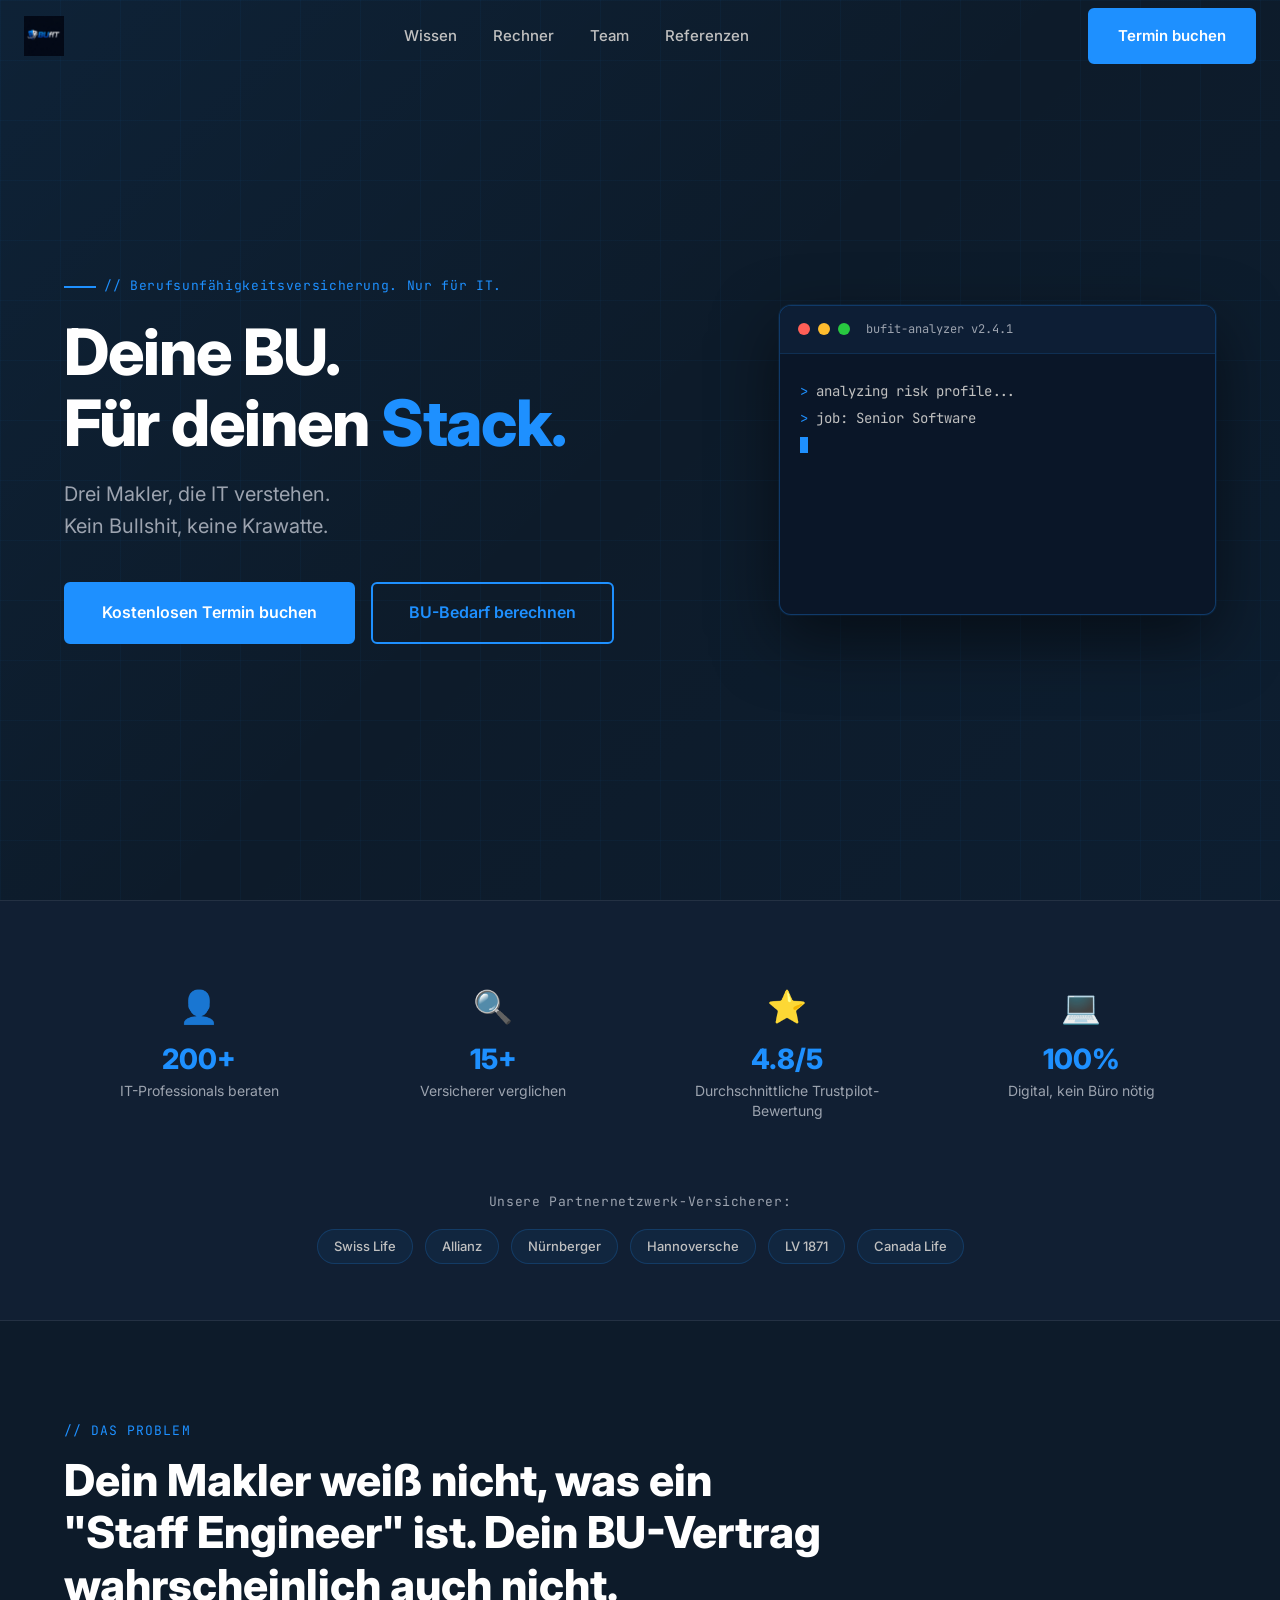
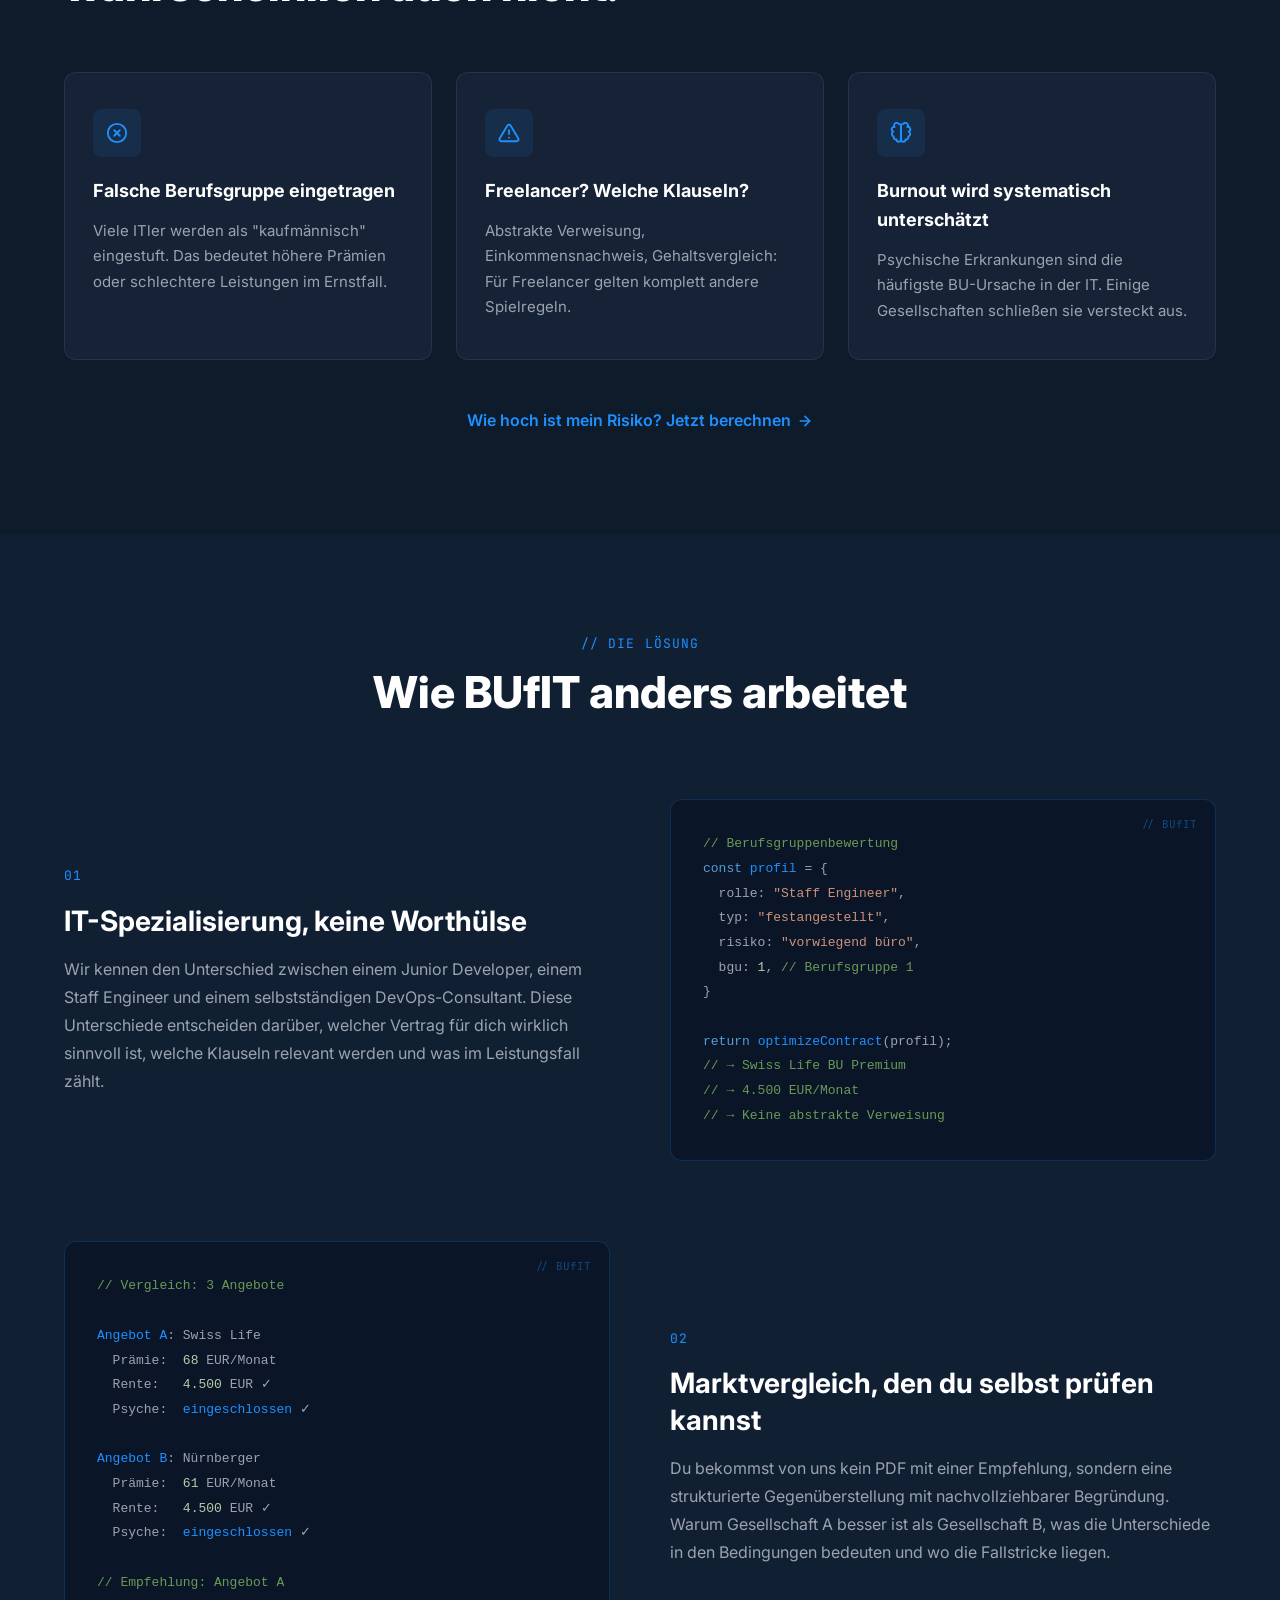
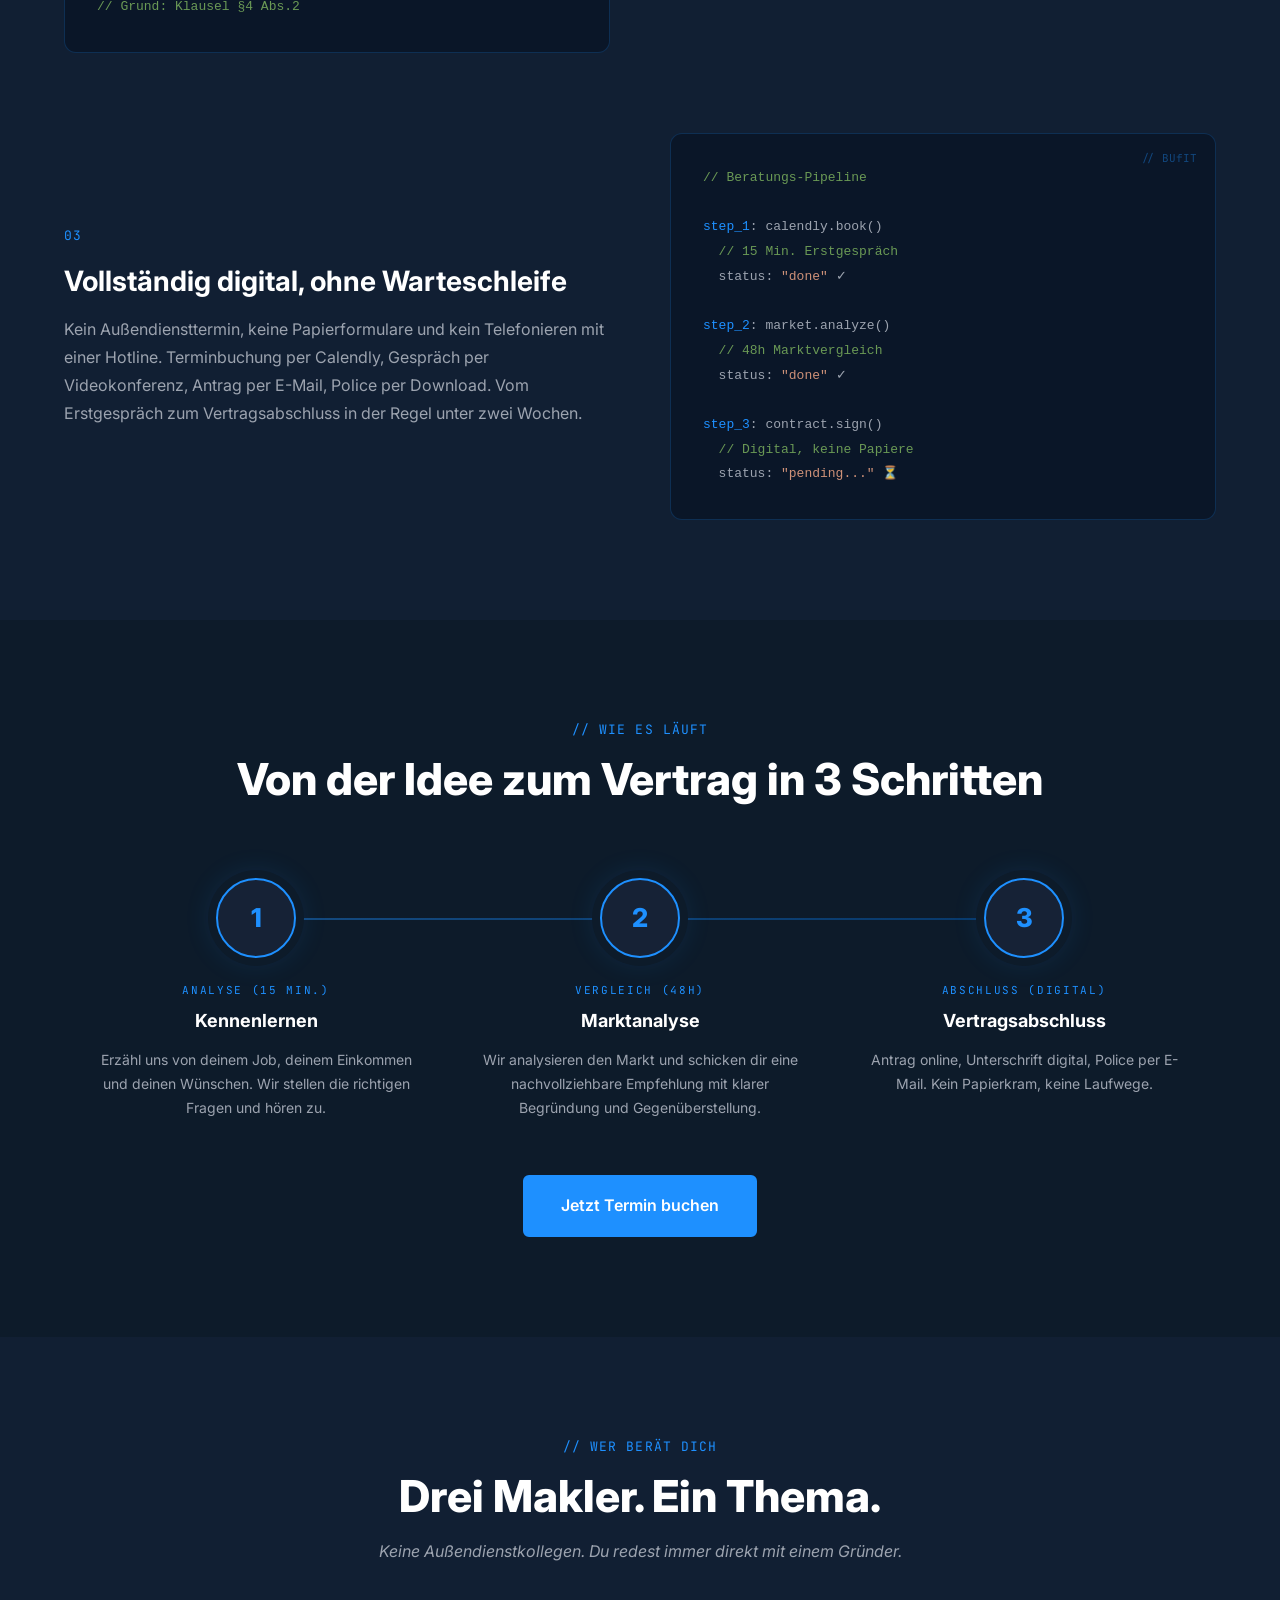
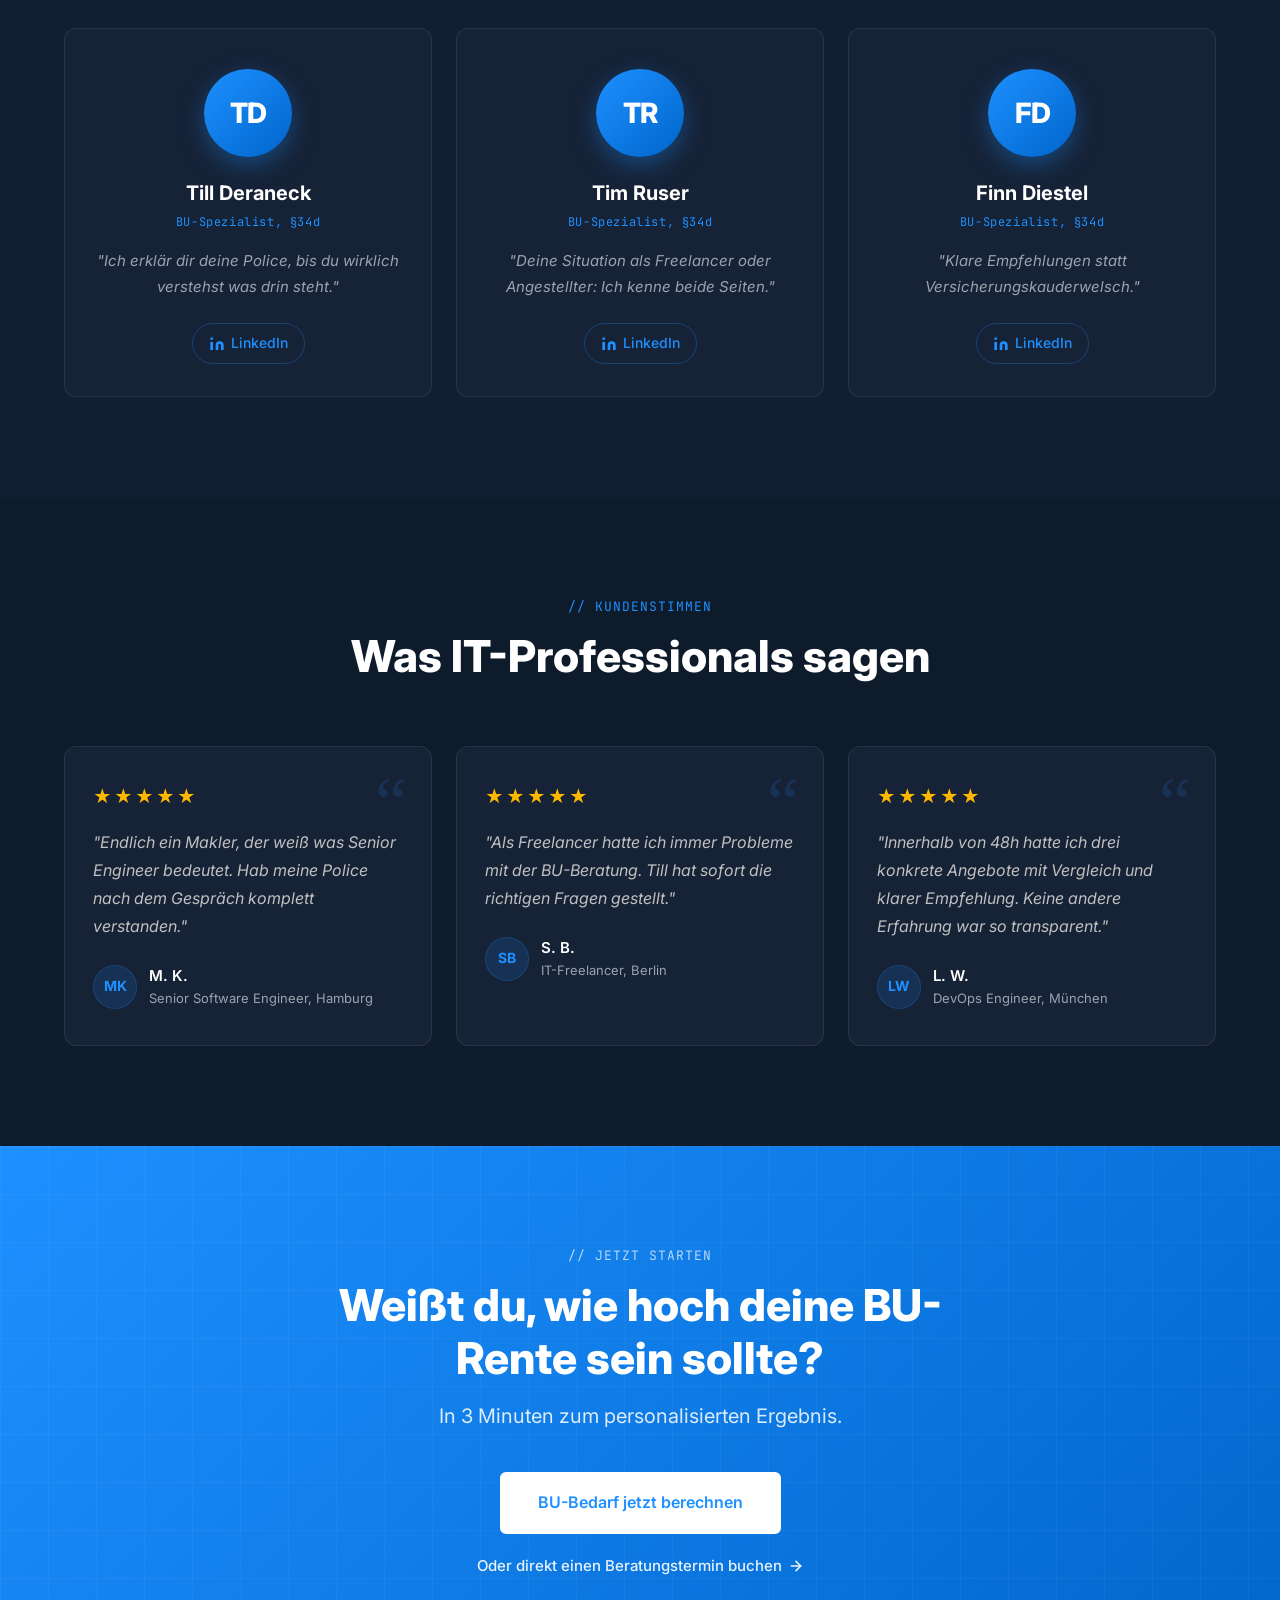
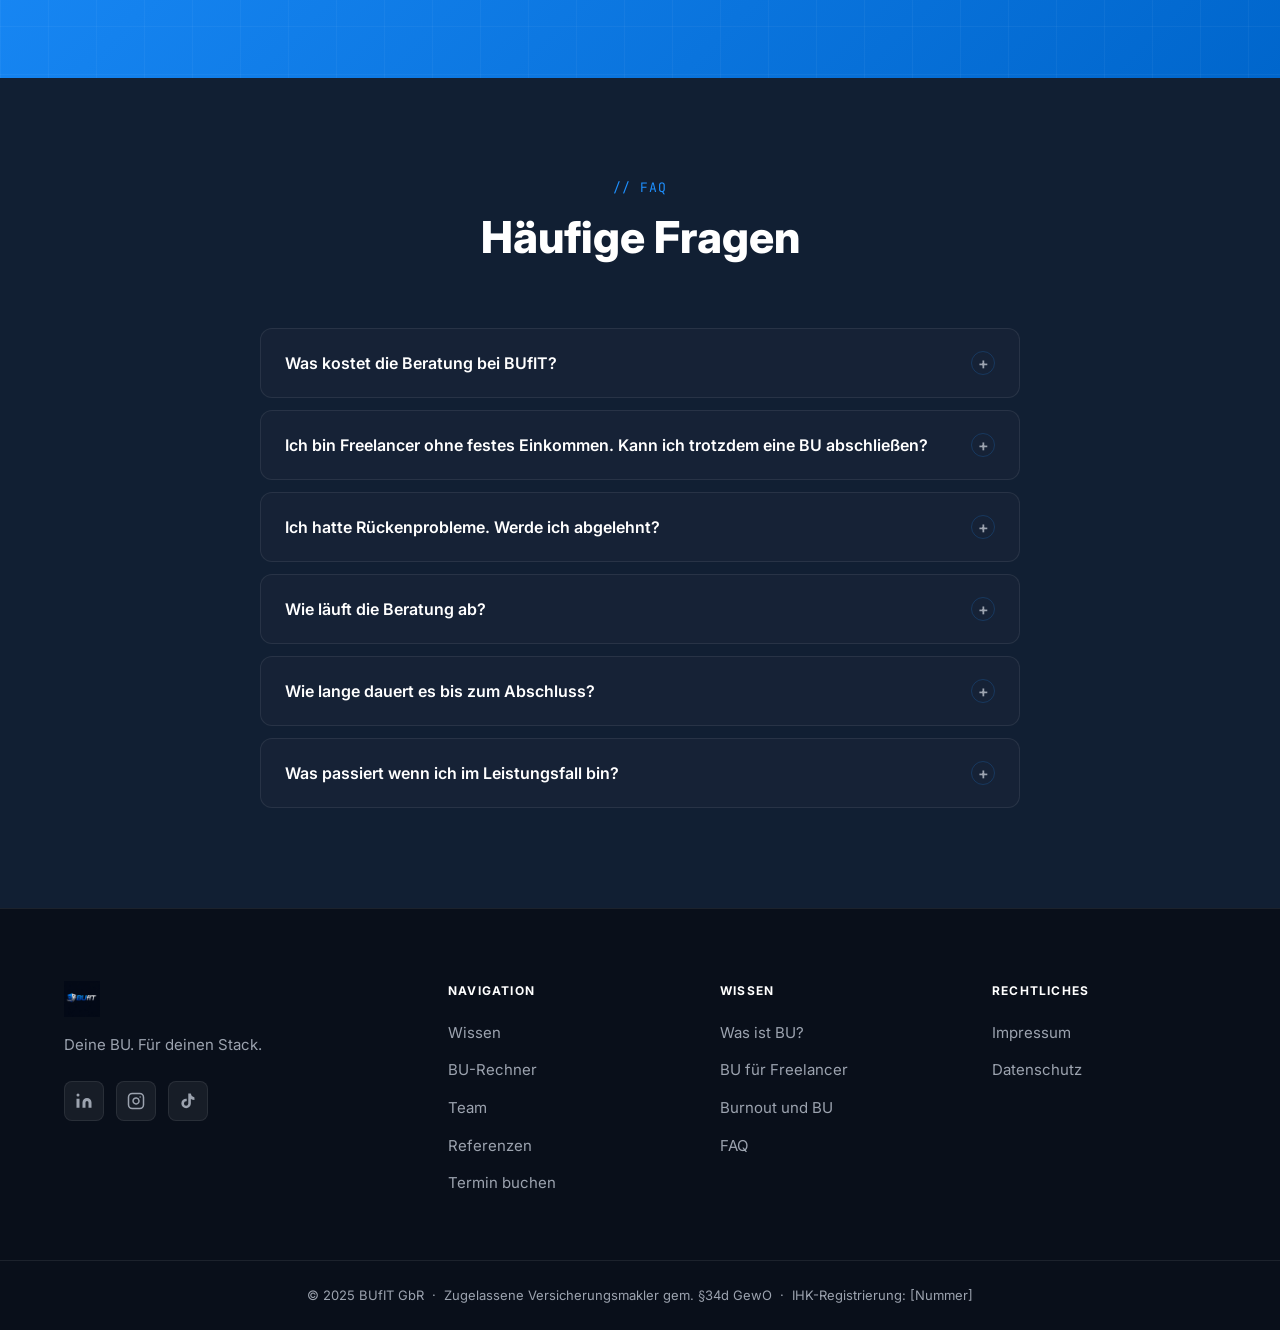
<file: website/index.html>
<!DOCTYPE html>
<html lang="de">
<head>
  <meta charset="UTF-8" />
  <meta name="viewport" content="width=device-width, initial-scale=1.0" />
  <meta name="description" content="BUfIT: Berufsunfähigkeitsversicherung speziell für IT-Professionals. Drei Makler, die deinen Stack verstehen. Kostenlose, vollständig digitale Beratung." />
  <meta name="theme-color" content="#0D1B2A" />
  <!-- Pre-Launch: Indexierung deaktiviert. Vor Go-Live entfernen. -->
  <meta name="robots" content="noindex, nofollow" />
  <title>BUfIT – Deine BU. Für deinen Stack.</title>

  <!-- Open Graph -->
  <meta property="og:title" content="BUfIT – Deine BU. Für deinen Stack." />
  <meta property="og:description" content="BU-Versicherung für IT-Professionals. Drei Makler, die IT verstehen. Kein Bullshit, keine Krawatte." />
  <meta property="og:type" content="website" />

  <!-- Fonts: Inter + JetBrains Mono -->
  <link rel="preconnect" href="https://fonts.googleapis.com" />
  <link rel="preconnect" href="https://fonts.gstatic.com" crossorigin />
  <link href="https://fonts.googleapis.com/css2?family=Inter:wght@300;400;500;600;700;800&family=JetBrains+Mono:wght@400;500;700&display=swap" rel="stylesheet" />

  <!-- Styles -->
  <link rel="stylesheet" href="styles.css" />
</head>

<body>

  <!-- ======================================================
       NAVIGATION
  ====================================================== -->
  <header class="navbar" role="banner">
    <div class="navbar-inner">

      <!-- Logo -->
      <a href="/" class="navbar-logo" aria-label="BUfIT Startseite">
        <img src="../Logo.jpeg" alt="BUfIT Logo" />
      </a>

      <!-- Desktop Links -->
      <nav class="navbar-links" aria-label="Hauptnavigation">
        <a href="#wissen">Wissen</a>
        <a href="rechner.html">Rechner</a>
        <a href="#team">Team</a>
        <a href="#referenzen">Referenzen</a>
      </nav>

      <!-- Desktop CTA -->
      <div class="navbar-cta">
        <a href="#beratung" class="btn btn-primary">Termin buchen</a>
      </div>

      <!-- Hamburger (Mobile) -->
      <button
        class="hamburger"
        id="hamburger"
        aria-label="Menü öffnen"
        aria-expanded="false"
        aria-controls="mobile-nav"
      >
        <span></span>
        <span></span>
        <span></span>
      </button>
    </div>

    <!-- Mobile Navigation -->
    <nav class="mobile-nav" id="mobile-nav" aria-label="Mobile Navigation">
      <a href="#wissen">Wissen</a>
      <a href="rechner.html">Rechner</a>
      <a href="#team">Team</a>
      <a href="#referenzen">Referenzen</a>
      <a href="#beratung" class="btn btn-primary">Termin buchen</a>
    </nav>
  </header>


  <main>

    <!-- ====================================================
         1. HERO SECTION
    ==================================================== -->
    <section class="hero" aria-label="Einleitung">
      <div class="container">
        <div class="hero-inner">

          <!-- Left: Text -->
          <div class="hero-content">
            <p class="hero-label">
              // Berufsunfähigkeitsversicherung. Nur für IT.
            </p>

            <h1 class="hero-h1">
              Deine BU.<br />
              Für deinen <span class="highlight">Stack.</span>
            </h1>

            <p class="hero-subline">
              Drei Makler, die IT verstehen.<br />
              Kein Bullshit, keine Krawatte.
            </p>

            <div class="hero-ctas">
              <a href="#beratung" class="btn btn-primary btn-lg">
                Kostenlosen Termin buchen
              </a>
              <a href="rechner.html" class="btn btn-ghost btn-lg">
                BU-Bedarf berechnen
              </a>
            </div>
          </div>

          <!-- Right: Terminal -->
          <div class="hero-terminal" aria-hidden="true">
            <div class="terminal">
              <div class="terminal-header">
                <span class="terminal-dot red"></span>
                <span class="terminal-dot yellow"></span>
                <span class="terminal-dot green"></span>
                <span class="terminal-title">bufit-analyzer v2.4.1</span>
              </div>
              <div class="terminal-body" id="terminal-body">
                <!-- Typewriter lines inserted by JS -->
              </div>
            </div>
          </div>

        </div>
      </div>
    </section>


    <!-- ====================================================
         2. TRUST BAR
    ==================================================== -->
    <section class="trust-bar" aria-label="Kennzahlen">
      <div class="container">

        <!-- Metrics -->
        <div class="trust-metrics">
          <div class="trust-metric fade-in">
            <span class="trust-metric-icon" aria-hidden="true">👤</span>
            <div class="trust-metric-value">200+</div>
            <div class="trust-metric-label">IT-Professionals beraten</div>
          </div>
          <div class="trust-metric fade-in fade-in-delay-1">
            <span class="trust-metric-icon" aria-hidden="true">🔍</span>
            <div class="trust-metric-value">15+</div>
            <div class="trust-metric-label">Versicherer verglichen</div>
          </div>
          <div class="trust-metric fade-in fade-in-delay-2">
            <span class="trust-metric-icon" aria-hidden="true">⭐</span>
            <div class="trust-metric-value">4.8/5</div>
            <div class="trust-metric-label">Durchschnittliche Trustpilot-Bewertung</div>
          </div>
          <div class="trust-metric fade-in fade-in-delay-3">
            <span class="trust-metric-icon" aria-hidden="true">💻</span>
            <div class="trust-metric-value">100%</div>
            <div class="trust-metric-label">Digital, kein Büro nötig</div>
          </div>
        </div>

        <!-- Partner-Versicherer -->
        <div class="trust-partners fade-in">
          <p class="trust-partners-label">Unsere Partnernetzwerk-Versicherer:</p>
          <div class="trust-badges">
            <span class="trust-badge">Swiss Life</span>
            <span class="trust-badge">Allianz</span>
            <span class="trust-badge">Nürnberger</span>
            <span class="trust-badge">Hannoversche</span>
            <span class="trust-badge">LV 1871</span>
            <span class="trust-badge">Canada Life</span>
          </div>
        </div>

      </div>
    </section>


    <!-- ====================================================
         3. PROBLEM SECTION
    ==================================================== -->
    <section class="problem-section" id="wissen" aria-labelledby="problem-headline">
      <div class="container">

        <p class="section-label fade-in">// Das Problem</p>
        <h2 class="section-headline fade-in" id="problem-headline">
          Dein Makler weiß nicht, was ein "Staff Engineer" ist.
          Dein BU-Vertrag wahrscheinlich auch nicht.
        </h2>

        <div class="problem-cards">

          <!-- Card 1 -->
          <div class="problem-card fade-in">
            <div class="problem-card-icon" aria-hidden="true">
              <!-- Bug/X Icon (SVG) -->
              <svg width="22" height="22" viewBox="0 0 24 24" fill="none" stroke="#1E90FF" stroke-width="2" stroke-linecap="round" stroke-linejoin="round">
                <circle cx="12" cy="12" r="10"/>
                <line x1="15" y1="9" x2="9" y2="15"/>
                <line x1="9" y1="9" x2="15" y2="15"/>
              </svg>
            </div>
            <h3 class="problem-card-title">Falsche Berufsgruppe eingetragen</h3>
            <p class="problem-card-text">
              Viele ITler werden als "kaufmännisch" eingestuft. Das bedeutet höhere Prämien oder
              schlechtere Leistungen im Ernstfall.
            </p>
          </div>

          <!-- Card 2 -->
          <div class="problem-card fade-in fade-in-delay-1">
            <div class="problem-card-icon" aria-hidden="true">
              <!-- Warning Icon (SVG) -->
              <svg width="22" height="22" viewBox="0 0 24 24" fill="none" stroke="#1E90FF" stroke-width="2" stroke-linecap="round" stroke-linejoin="round">
                <path d="M10.29 3.86L1.82 18a2 2 0 0 0 1.71 3h16.94a2 2 0 0 0 1.71-3L13.71 3.86a2 2 0 0 0-3.42 0z"/>
                <line x1="12" y1="9" x2="12" y2="13"/>
                <line x1="12" y1="17" x2="12.01" y2="17"/>
              </svg>
            </div>
            <h3 class="problem-card-title">Freelancer? Welche Klauseln?</h3>
            <p class="problem-card-text">
              Abstrakte Verweisung, Einkommensnachweis, Gehaltsvergleich: Für Freelancer gelten
              komplett andere Spielregeln.
            </p>
          </div>

          <!-- Card 3 -->
          <div class="problem-card fade-in fade-in-delay-2">
            <div class="problem-card-icon" aria-hidden="true">
              <!-- Brain Icon (SVG) -->
              <svg width="22" height="22" viewBox="0 0 24 24" fill="none" stroke="#1E90FF" stroke-width="2" stroke-linecap="round" stroke-linejoin="round">
                <path d="M9.5 2A2.5 2.5 0 0 1 12 4.5v15a2.5 2.5 0 0 1-4.96-.46 2.5 2.5 0 0 1-2.96-3.08 3 3 0 0 1-.34-5.58 2.5 2.5 0 0 1 1.32-4.88A2.5 2.5 0 0 1 9.5 2Z"/>
                <path d="M14.5 2A2.5 2.5 0 0 0 12 4.5v15a2.5 2.5 0 0 0 4.96-.46 2.5 2.5 0 0 0 2.96-3.08 3 3 0 0 0 .34-5.58 2.5 2.5 0 0 0-1.32-4.88A2.5 2.5 0 0 0 14.5 2Z"/>
              </svg>
            </div>
            <h3 class="problem-card-title">Burnout wird systematisch unterschätzt</h3>
            <p class="problem-card-text">
              Psychische Erkrankungen sind die häufigste BU-Ursache in der IT.
              Einige Gesellschaften schließen sie versteckt aus.
            </p>
          </div>

        </div>

        <div class="problem-cta fade-in">
          <a href="rechner.html">
            Wie hoch ist mein Risiko? Jetzt berechnen
            <svg width="16" height="16" viewBox="0 0 24 24" fill="none" stroke="currentColor" stroke-width="2.5" stroke-linecap="round" stroke-linejoin="round" aria-hidden="true"><line x1="5" y1="12" x2="19" y2="12"/><polyline points="12 5 19 12 12 19"/></svg>
          </a>
        </div>

      </div>
    </section>


    <!-- ====================================================
         4. SOLUTION SECTION
    ==================================================== -->
    <section class="solution-section" aria-labelledby="solution-headline">
      <div class="container">

        <p class="section-label fade-in" style="text-align:center;">// Die Lösung</p>
        <h2 class="section-headline fade-in" id="solution-headline" style="text-align:center;margin:0 auto 80px;">
          Wie BUfIT anders arbeitet
        </h2>

        <div class="solution-blocks">

          <!-- Block 1: IT-Spezialisierung -->
          <div class="solution-block fade-in">
            <div class="solution-block-content">
              <span class="solution-block-number">01</span>
              <h3 class="solution-block-title">IT-Spezialisierung, keine Worthülse</h3>
              <p class="solution-block-text">
                Wir kennen den Unterschied zwischen einem Junior Developer, einem Staff Engineer
                und einem selbstständigen DevOps-Consultant. Diese Unterschiede entscheiden
                darüber, welcher Vertrag für dich wirklich sinnvoll ist, welche Klauseln
                relevant werden und was im Leistungsfall zählt.
              </p>
            </div>
            <div class="solution-block-deco">
<pre class="code-block"><span class="code-comment">// Berufsgruppenbewertung</span>
<span class="code-keyword">const</span> <span class="code-accent">profil</span> = {
  rolle: <span class="code-string">"Staff Engineer"</span>,
  typ: <span class="code-string">"festangestellt"</span>,
  risiko: <span class="code-string">"vorwiegend büro"</span>,
  bgu: <span class="code-number">1</span>, <span class="code-comment">// Berufsgruppe 1</span>
}

<span class="code-keyword">return</span> <span class="code-accent">optimizeContract</span>(profil);
<span class="code-comment">// → Swiss Life BU Premium</span>
<span class="code-comment">// → 4.500 EUR/Monat</span>
<span class="code-comment">// → Keine abstrakte Verweisung</span></pre>
            </div>
          </div>

          <!-- Block 2: Marktvergleich (reversed) -->
          <div class="solution-block reverse fade-in">
            <div class="solution-block-content">
              <span class="solution-block-number">02</span>
              <h3 class="solution-block-title">Marktvergleich, den du selbst prüfen kannst</h3>
              <p class="solution-block-text">
                Du bekommst von uns kein PDF mit einer Empfehlung, sondern eine strukturierte
                Gegenüberstellung mit nachvollziehbarer Begründung. Warum Gesellschaft A
                besser ist als Gesellschaft B, was die Unterschiede in den Bedingungen bedeuten
                und wo die Fallstricke liegen.
              </p>
            </div>
            <div class="solution-block-deco">
<pre class="code-block"><span class="code-comment">// Vergleich: 3 Angebote</span>

<span class="code-accent">Angebot A</span>: Swiss Life
  Prämie:  <span class="code-number">68</span> EUR/Monat
  Rente:   <span class="code-number">4.500</span> EUR ✓
  Psyche:  <span class="code-accent">eingeschlossen</span> ✓

<span class="code-accent">Angebot B</span>: Nürnberger
  Prämie:  <span class="code-number">61</span> EUR/Monat
  Rente:   <span class="code-number">4.500</span> EUR ✓
  Psyche:  <span class="code-accent">eingeschlossen</span> ✓

<span class="code-comment">// Empfehlung: Angebot A</span>
<span class="code-comment">// Grund: Klausel §4 Abs.2</span></pre>
            </div>
          </div>

          <!-- Block 3: Digital -->
          <div class="solution-block fade-in">
            <div class="solution-block-content">
              <span class="solution-block-number">03</span>
              <h3 class="solution-block-title">Vollständig digital, ohne Warteschleife</h3>
              <p class="solution-block-text">
                Kein Außendiensttermin, keine Papierformulare und kein Telefonieren mit
                einer Hotline. Terminbuchung per Calendly, Gespräch per Videokonferenz,
                Antrag per E-Mail, Police per Download. Vom Erstgespräch zum Vertragsabschluss
                in der Regel unter zwei Wochen.
              </p>
            </div>
            <div class="solution-block-deco">
<pre class="code-block"><span class="code-comment">// Beratungs-Pipeline</span>

<span class="code-accent">step_1</span>: calendly.book()
  <span class="code-comment">// 15 Min. Erstgespräch</span>
  status: <span class="code-string">"done"</span> ✓

<span class="code-accent">step_2</span>: market.analyze()
  <span class="code-comment">// 48h Marktvergleich</span>
  status: <span class="code-string">"done"</span> ✓

<span class="code-accent">step_3</span>: contract.sign()
  <span class="code-comment">// Digital, keine Papiere</span>
  status: <span class="code-string">"pending..."</span> ⏳</pre>
            </div>
          </div>

        </div>
      </div>
    </section>


    <!-- ====================================================
         5. PROZESS SECTION
    ==================================================== -->
    <section class="process-section" id="prozess" aria-labelledby="process-headline">
      <div class="container">

        <p class="section-label fade-in" style="text-align:center;">// Wie es läuft</p>
        <h2 class="section-headline fade-in" id="process-headline" style="text-align:center;margin:0 auto 72px;">
          Von der Idee zum Vertrag in 3 Schritten
        </h2>

        <div class="process-timeline">

          <div class="process-step fade-in">
            <div class="process-step-number" aria-hidden="true">1</div>
            <div>
              <p class="process-step-label">ANALYSE (15 Min.)</p>
              <h3 class="process-step-title">Kennenlernen</h3>
              <p class="process-step-text">
                Erzähl uns von deinem Job, deinem Einkommen und deinen Wünschen.
                Wir stellen die richtigen Fragen und hören zu.
              </p>
            </div>
          </div>

          <div class="process-step fade-in fade-in-delay-1">
            <div class="process-step-number" aria-hidden="true">2</div>
            <div>
              <p class="process-step-label">VERGLEICH (48h)</p>
              <h3 class="process-step-title">Marktanalyse</h3>
              <p class="process-step-text">
                Wir analysieren den Markt und schicken dir eine nachvollziehbare Empfehlung
                mit klarer Begründung und Gegenüberstellung.
              </p>
            </div>
          </div>

          <div class="process-step fade-in fade-in-delay-2">
            <div class="process-step-number" aria-hidden="true">3</div>
            <div>
              <p class="process-step-label">ABSCHLUSS (digital)</p>
              <h3 class="process-step-title">Vertragsabschluss</h3>
              <p class="process-step-text">
                Antrag online, Unterschrift digital, Police per E-Mail.
                Kein Papierkram, keine Laufwege.
              </p>
            </div>
          </div>

        </div>

        <div class="process-cta fade-in">
          <a href="#beratung" class="btn btn-primary btn-lg">Jetzt Termin buchen</a>
        </div>

      </div>
    </section>


    <!-- ====================================================
         6. TEAM SECTION
    ==================================================== -->
    <section class="team-section" id="team" aria-labelledby="team-headline">
      <div class="container">

        <p class="section-label fade-in" style="text-align:center;">// Wer berät dich</p>
        <h2 class="section-headline fade-in" id="team-headline" style="text-align:center;">
          Drei Makler. Ein Thema.
        </h2>
        <p class="team-subtext fade-in">
          Keine Außendienstkollegen. Du redest immer direkt mit einem Gründer.
        </p>

        <div class="team-cards">

          <!-- Till Deraneck -->
          <div class="team-card fade-in">
            <div class="team-avatar" aria-hidden="true">TD</div>
            <h3 class="team-name">Till Deraneck</h3>
            <p class="team-role">BU-Spezialist, §34d</p>
            <p class="team-quote">
              "Ich erklär dir deine Police, bis du wirklich verstehst was drin steht."
            </p>
            <a href="https://www.linkedin.com/in/till-deraneck/" class="team-linkedin" target="_blank" rel="noopener noreferrer" aria-label="Till Deraneck auf LinkedIn">
              <!-- LinkedIn Icon SVG -->
              <svg width="16" height="16" viewBox="0 0 24 24" fill="#1E90FF" aria-hidden="true">
                <path d="M16 8a6 6 0 0 1 6 6v7h-4v-7a2 2 0 0 0-2-2 2 2 0 0 0-2 2v7h-4v-7a6 6 0 0 1 6-6z"/>
                <rect x="2" y="9" width="4" height="12"/>
                <circle cx="4" cy="4" r="2"/>
              </svg>
              LinkedIn
            </a>
          </div>

          <!-- Tim Ruser -->
          <div class="team-card fade-in fade-in-delay-1">
            <div class="team-avatar" aria-hidden="true">TR</div>
            <h3 class="team-name">Tim Ruser</h3>
            <p class="team-role">BU-Spezialist, §34d</p>
            <p class="team-quote">
              "Deine Situation als Freelancer oder Angestellter: Ich kenne beide Seiten."
            </p>
            <a href="#" class="team-linkedin" aria-label="Tim Ruser auf LinkedIn">
              <svg width="16" height="16" viewBox="0 0 24 24" fill="#1E90FF" aria-hidden="true">
                <path d="M16 8a6 6 0 0 1 6 6v7h-4v-7a2 2 0 0 0-2-2 2 2 0 0 0-2 2v7h-4v-7a6 6 0 0 1 6-6z"/>
                <rect x="2" y="9" width="4" height="12"/>
                <circle cx="4" cy="4" r="2"/>
              </svg>
              LinkedIn
            </a>
          </div>

          <!-- Finn Diestel -->
          <div class="team-card fade-in fade-in-delay-2">
            <div class="team-avatar" aria-hidden="true">FD</div>
            <h3 class="team-name">Finn Diestel</h3>
            <p class="team-role">BU-Spezialist, §34d</p>
            <p class="team-quote">
              "Klare Empfehlungen statt Versicherungskauderwelsch."
            </p>
            <a href="#" class="team-linkedin" aria-label="Finn Diestel auf LinkedIn">
              <svg width="16" height="16" viewBox="0 0 24 24" fill="#1E90FF" aria-hidden="true">
                <path d="M16 8a6 6 0 0 1 6 6v7h-4v-7a2 2 0 0 0-2-2 2 2 0 0 0-2 2v7h-4v-7a6 6 0 0 1 6-6z"/>
                <rect x="2" y="9" width="4" height="12"/>
                <circle cx="4" cy="4" r="2"/>
              </svg>
              LinkedIn
            </a>
          </div>

        </div>
      </div>
    </section>


    <!-- ====================================================
         7. TESTIMONIALS SECTION
    ==================================================== -->
    <section class="testimonials-section" id="referenzen" aria-labelledby="testimonials-headline">
      <div class="container">

        <p class="section-label fade-in" style="text-align:center;">// Kundenstimmen</p>
        <h2 class="section-headline fade-in" id="testimonials-headline" style="text-align:center;margin:0 auto 64px;">
          Was IT-Professionals sagen
        </h2>

        <div class="testimonial-cards">

          <!-- Testimonial 1 -->
          <div class="testimonial-card fade-in">
            <div class="testimonial-stars" aria-label="5 von 5 Sternen">★★★★★</div>
            <p class="testimonial-quote">
              "Endlich ein Makler, der weiß was Senior Engineer bedeutet.
              Hab meine Police nach dem Gespräch komplett verstanden."
            </p>
            <div class="testimonial-author">
              <div class="testimonial-initials" aria-hidden="true">MK</div>
              <div>
                <p class="testimonial-name">M. K.</p>
                <p class="testimonial-role">Senior Software Engineer, Hamburg</p>
              </div>
            </div>
          </div>

          <!-- Testimonial 2 -->
          <div class="testimonial-card fade-in fade-in-delay-1">
            <div class="testimonial-stars" aria-label="5 von 5 Sternen">★★★★★</div>
            <p class="testimonial-quote">
              "Als Freelancer hatte ich immer Probleme mit der BU-Beratung.
              Till hat sofort die richtigen Fragen gestellt."
            </p>
            <div class="testimonial-author">
              <div class="testimonial-initials" aria-hidden="true">SB</div>
              <div>
                <p class="testimonial-name">S. B.</p>
                <p class="testimonial-role">IT-Freelancer, Berlin</p>
              </div>
            </div>
          </div>

          <!-- Testimonial 3 -->
          <div class="testimonial-card fade-in fade-in-delay-2">
            <div class="testimonial-stars" aria-label="5 von 5 Sternen">★★★★★</div>
            <p class="testimonial-quote">
              "Innerhalb von 48h hatte ich drei konkrete Angebote mit Vergleich und
              klarer Empfehlung. Keine andere Erfahrung war so transparent."
            </p>
            <div class="testimonial-author">
              <div class="testimonial-initials" aria-hidden="true">LW</div>
              <div>
                <p class="testimonial-name">L. W.</p>
                <p class="testimonial-role">DevOps Engineer, München</p>
              </div>
            </div>
          </div>

        </div>
      </div>
    </section>


    <!-- ====================================================
         8. CTA SECTION
    ==================================================== -->
    <section class="cta-section" id="beratung" aria-labelledby="cta-headline">
      <div class="container">
        <div class="cta-section-inner">

          <p class="section-label fade-in" style="color:rgba(255,255,255,0.7);text-align:center;">// Jetzt starten</p>
          <h2 class="section-headline fade-in" id="cta-headline" style="color:#fff;text-align:center;">
            Weißt du, wie hoch deine BU-Rente sein sollte?
          </h2>
          <p class="cta-section-subline fade-in">
            In 3 Minuten zum personalisierten Ergebnis.
          </p>

          <div class="cta-section-actions fade-in">
            <a href="rechner.html" class="btn btn-white btn-lg">
              BU-Bedarf jetzt berechnen
            </a>
            <a href="#beratung" class="cta-section-secondary">
              Oder direkt einen Beratungstermin buchen
              <svg width="16" height="16" viewBox="0 0 24 24" fill="none" stroke="currentColor" stroke-width="2.5" stroke-linecap="round" stroke-linejoin="round" aria-hidden="true"><line x1="5" y1="12" x2="19" y2="12"/><polyline points="12 5 19 12 12 19"/></svg>
            </a>
          </div>

        </div>
      </div>
    </section>


    <!-- ====================================================
         9. FAQ SECTION
    ==================================================== -->
    <section class="faq-section" id="faq" aria-labelledby="faq-headline">
      <div class="container">

        <p class="section-label fade-in" style="text-align:center;">// FAQ</p>
        <h2 class="section-headline fade-in" id="faq-headline" style="text-align:center;margin:0 auto 64px;">
          Häufige Fragen
        </h2>

        <div class="faq-list" role="list">

          <!-- FAQ 1 -->
          <div class="faq-item fade-in" role="listitem">
            <button
              class="faq-question"
              aria-expanded="false"
              aria-controls="faq-answer-1"
            >
              Was kostet die Beratung bei BUfIT?
              <span class="faq-icon" aria-hidden="true">+</span>
            </button>
            <div class="faq-answer" id="faq-answer-1" role="region">
              <p class="faq-answer-inner">
                Nichts. Wir werden vom Versicherer vergütet wenn ein Vertrag zustande kommt.
                Keine versteckten Kosten, kein Honorar.
              </p>
            </div>
          </div>

          <!-- FAQ 2 -->
          <div class="faq-item fade-in" role="listitem">
            <button
              class="faq-question"
              aria-expanded="false"
              aria-controls="faq-answer-2"
            >
              Ich bin Freelancer ohne festes Einkommen. Kann ich trotzdem eine BU abschließen?
              <span class="faq-icon" aria-hidden="true">+</span>
            </button>
            <div class="faq-answer" id="faq-answer-2" role="region">
              <p class="faq-answer-inner">
                Ja. Wir erklären dir genau welche Nachweise du brauchst und welche Gesellschaften
                Selbstständige fair behandeln.
              </p>
            </div>
          </div>

          <!-- FAQ 3 -->
          <div class="faq-item fade-in" role="listitem">
            <button
              class="faq-question"
              aria-expanded="false"
              aria-controls="faq-answer-3"
            >
              Ich hatte Rückenprobleme. Werde ich abgelehnt?
              <span class="faq-icon" aria-hidden="true">+</span>
            </button>
            <div class="faq-answer" id="faq-answer-3" role="region">
              <p class="faq-answer-inner">
                Nicht zwangsläufig. Wir klären anonym vorab bei Gesellschaften an, ob und zu
                welchen Konditionen du versichert werden kannst.
              </p>
            </div>
          </div>

          <!-- FAQ 4 -->
          <div class="faq-item fade-in" role="listitem">
            <button
              class="faq-question"
              aria-expanded="false"
              aria-controls="faq-answer-4"
            >
              Wie läuft die Beratung ab?
              <span class="faq-icon" aria-hidden="true">+</span>
            </button>
            <div class="faq-answer" id="faq-answer-4" role="region">
              <p class="faq-answer-inner">
                Vollständig digital. Terminbuchung per Calendly, Gespräch per Videokonferenz,
                Antrag per E-Mail.
              </p>
            </div>
          </div>

          <!-- FAQ 5 -->
          <div class="faq-item fade-in" role="listitem">
            <button
              class="faq-question"
              aria-expanded="false"
              aria-controls="faq-answer-5"
            >
              Wie lange dauert es bis zum Abschluss?
              <span class="faq-icon" aria-hidden="true">+</span>
            </button>
            <div class="faq-answer" id="faq-answer-5" role="region">
              <p class="faq-answer-inner">
                Im Normalfall 1 bis 2 Wochen: Erstgespräch, Angebotsvergleich, Antrag und Police.
              </p>
            </div>
          </div>

          <!-- FAQ 6 -->
          <div class="faq-item fade-in" role="listitem">
            <button
              class="faq-question"
              aria-expanded="false"
              aria-controls="faq-answer-6"
            >
              Was passiert wenn ich im Leistungsfall bin?
              <span class="faq-icon" aria-hidden="true">+</span>
            </button>
            <div class="faq-answer" id="faq-answer-6" role="region">
              <p class="faq-answer-inner">
                Wir begleiten dich aktiv beim Leistungsantrag. Das ist Teil unserer
                Beratungsleistung, nicht nur der Abschluss.
              </p>
            </div>
          </div>

        </div>
      </div>
    </section>

  </main>


  <!-- ======================================================
       FOOTER
  ====================================================== -->
  <footer class="footer" role="contentinfo">
    <div class="container">

      <div class="footer-top">

        <!-- Brand Column -->
        <div class="footer-brand">
          <img src="../Logo.jpeg" alt="BUfIT Logo" />
          <p class="footer-tagline">Deine BU. Für deinen Stack.</p>
          <div class="footer-social" aria-label="Soziale Medien">
            <!-- LinkedIn -->
            <a href="https://www.linkedin.com/in/till-deraneck/" class="footer-social-link" target="_blank" rel="noopener noreferrer" aria-label="BUfIT auf LinkedIn">
              <svg width="18" height="18" viewBox="0 0 24 24" fill="currentColor" aria-hidden="true">
                <path d="M16 8a6 6 0 0 1 6 6v7h-4v-7a2 2 0 0 0-2-2 2 2 0 0 0-2 2v7h-4v-7a6 6 0 0 1 6-6z"/>
                <rect x="2" y="9" width="4" height="12"/>
                <circle cx="4" cy="4" r="2"/>
              </svg>
            </a>
            <!-- Instagram -->
            <a href="#" class="footer-social-link" aria-label="BUfIT auf Instagram">
              <svg width="18" height="18" viewBox="0 0 24 24" fill="none" stroke="currentColor" stroke-width="2" stroke-linecap="round" stroke-linejoin="round" aria-hidden="true">
                <rect x="2" y="2" width="20" height="20" rx="5" ry="5"/>
                <path d="M16 11.37A4 4 0 1 1 12.63 8 4 4 0 0 1 16 11.37z"/>
                <line x1="17.5" y1="6.5" x2="17.51" y2="6.5"/>
              </svg>
            </a>
            <!-- TikTok -->
            <a href="#" class="footer-social-link" aria-label="BUfIT auf TikTok">
              <svg width="18" height="18" viewBox="0 0 24 24" fill="currentColor" aria-hidden="true">
                <path d="M19.59 6.69a4.83 4.83 0 0 1-3.77-4.25V2h-3.45v13.67a2.89 2.89 0 0 1-2.88 2.5 2.89 2.89 0 0 1-2.89-2.89 2.89 2.89 0 0 1 2.89-2.89c.28 0 .54.04.79.1V9.01a6.32 6.32 0 0 0-.79-.05 6.34 6.34 0 0 0-6.34 6.34 6.34 6.34 0 0 0 6.34 6.34 6.34 6.34 0 0 0 6.33-6.34V9.19a8.19 8.19 0 0 0 4.79 1.53V7.27a4.85 4.85 0 0 1-1.02-.58z"/>
              </svg>
            </a>
          </div>
        </div>

        <!-- Navigation -->
        <div class="footer-col">
          <p class="footer-col-title">Navigation</p>
          <ul class="footer-links" role="list">
            <li><a href="#wissen">Wissen</a></li>
            <li><a href="rechner.html">BU-Rechner</a></li>
            <li><a href="#team">Team</a></li>
            <li><a href="#referenzen">Referenzen</a></li>
            <li><a href="#beratung">Termin buchen</a></li>
          </ul>
        </div>

        <!-- Wissen -->
        <div class="footer-col">
          <p class="footer-col-title">Wissen</p>
          <ul class="footer-links" role="list">
            <li><a href="#wissen">Was ist BU?</a></li>
            <li><a href="#wissen">BU für Freelancer</a></li>
            <li><a href="#wissen">Burnout und BU</a></li>
            <li><a href="#faq">FAQ</a></li>
          </ul>
        </div>

        <!-- Rechtliches -->
        <div class="footer-col">
          <p class="footer-col-title">Rechtliches</p>
          <ul class="footer-links" role="list">
            <li><a href="impressum.html">Impressum</a></li>
            <li><a href="datenschutz.html">Datenschutz</a></li>
          </ul>
        </div>

      </div>
    </div>

    <!-- Footer Bar -->
    <div class="footer-bar">
      <div class="container">
        <p>
          &copy; 2025 BUfIT GbR
          &nbsp;&middot;&nbsp;
          Zugelassene Versicherungsmakler gem. §34d GewO
          &nbsp;&middot;&nbsp;
          IHK-Registrierung: [Nummer]
        </p>
      </div>
    </div>
  </footer>


  <!-- JavaScript -->
  <script src="main.js"></script>

</body>
</html>
</file>
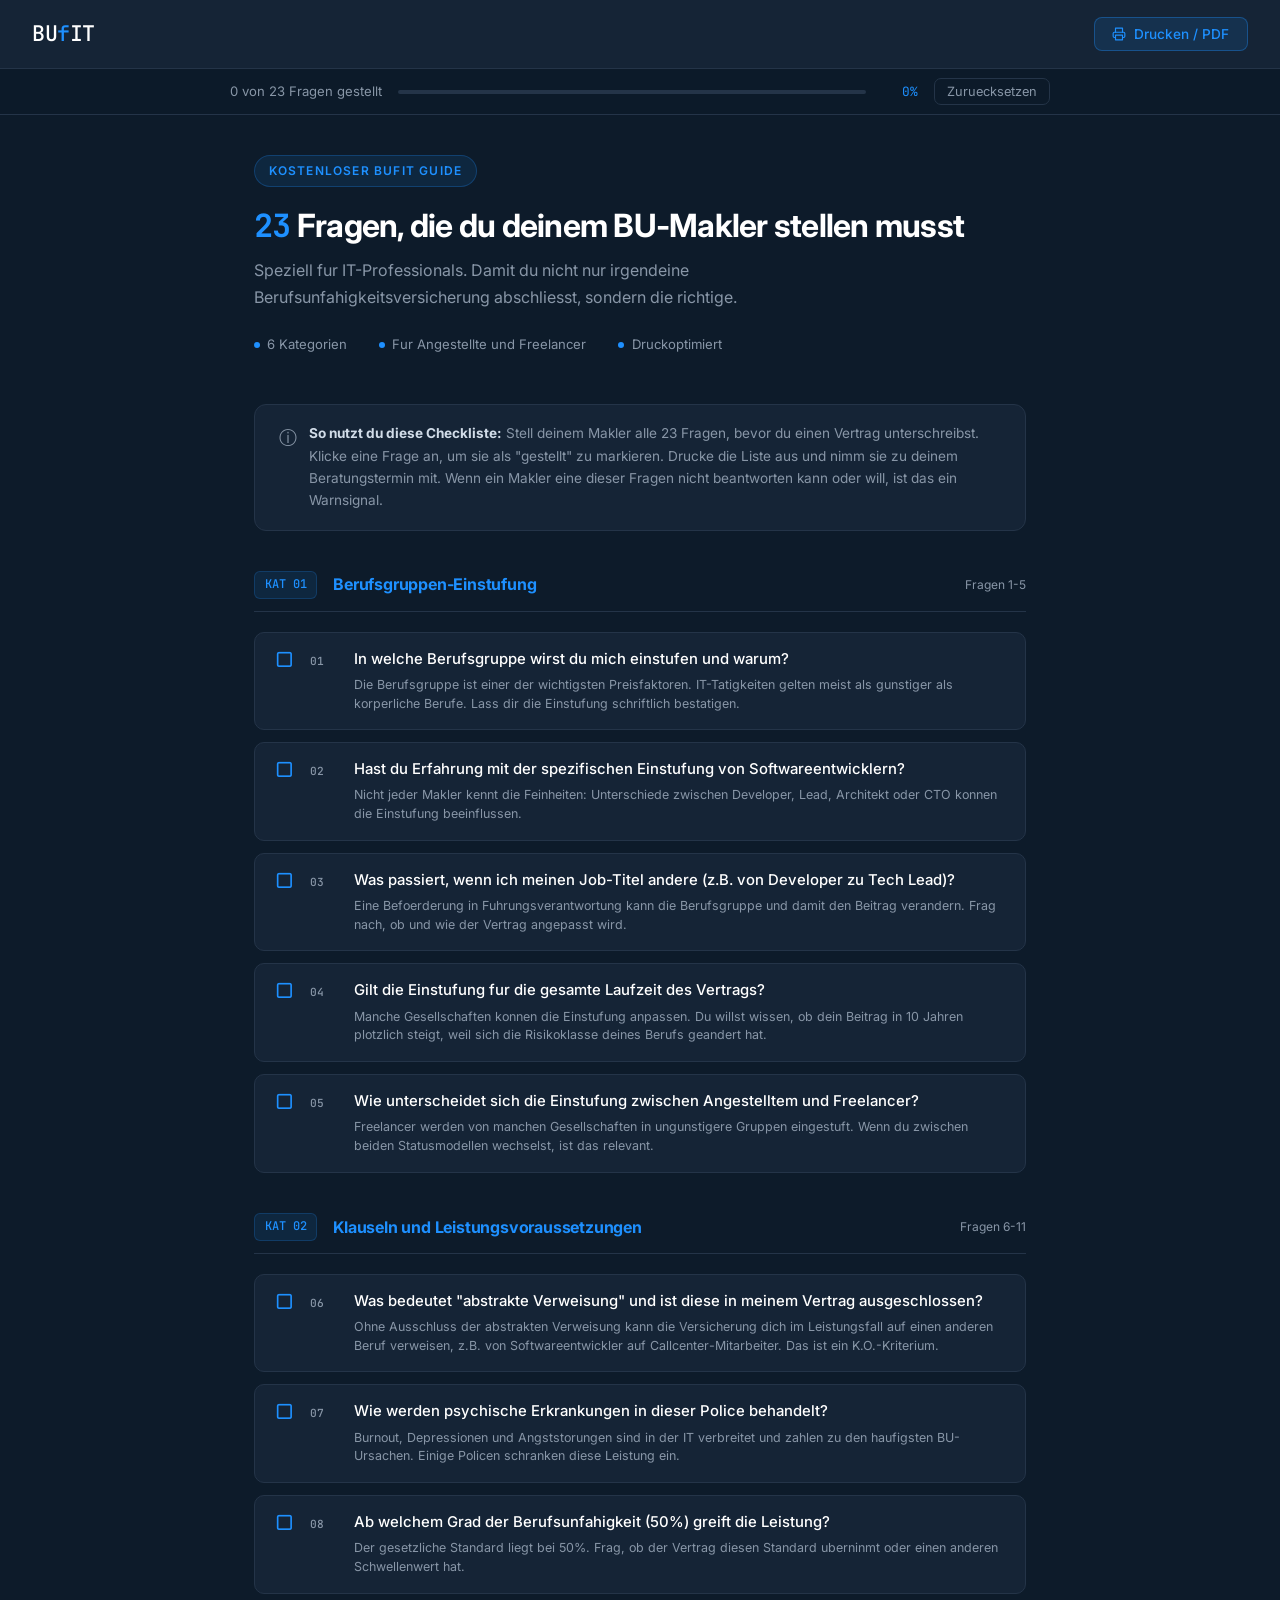
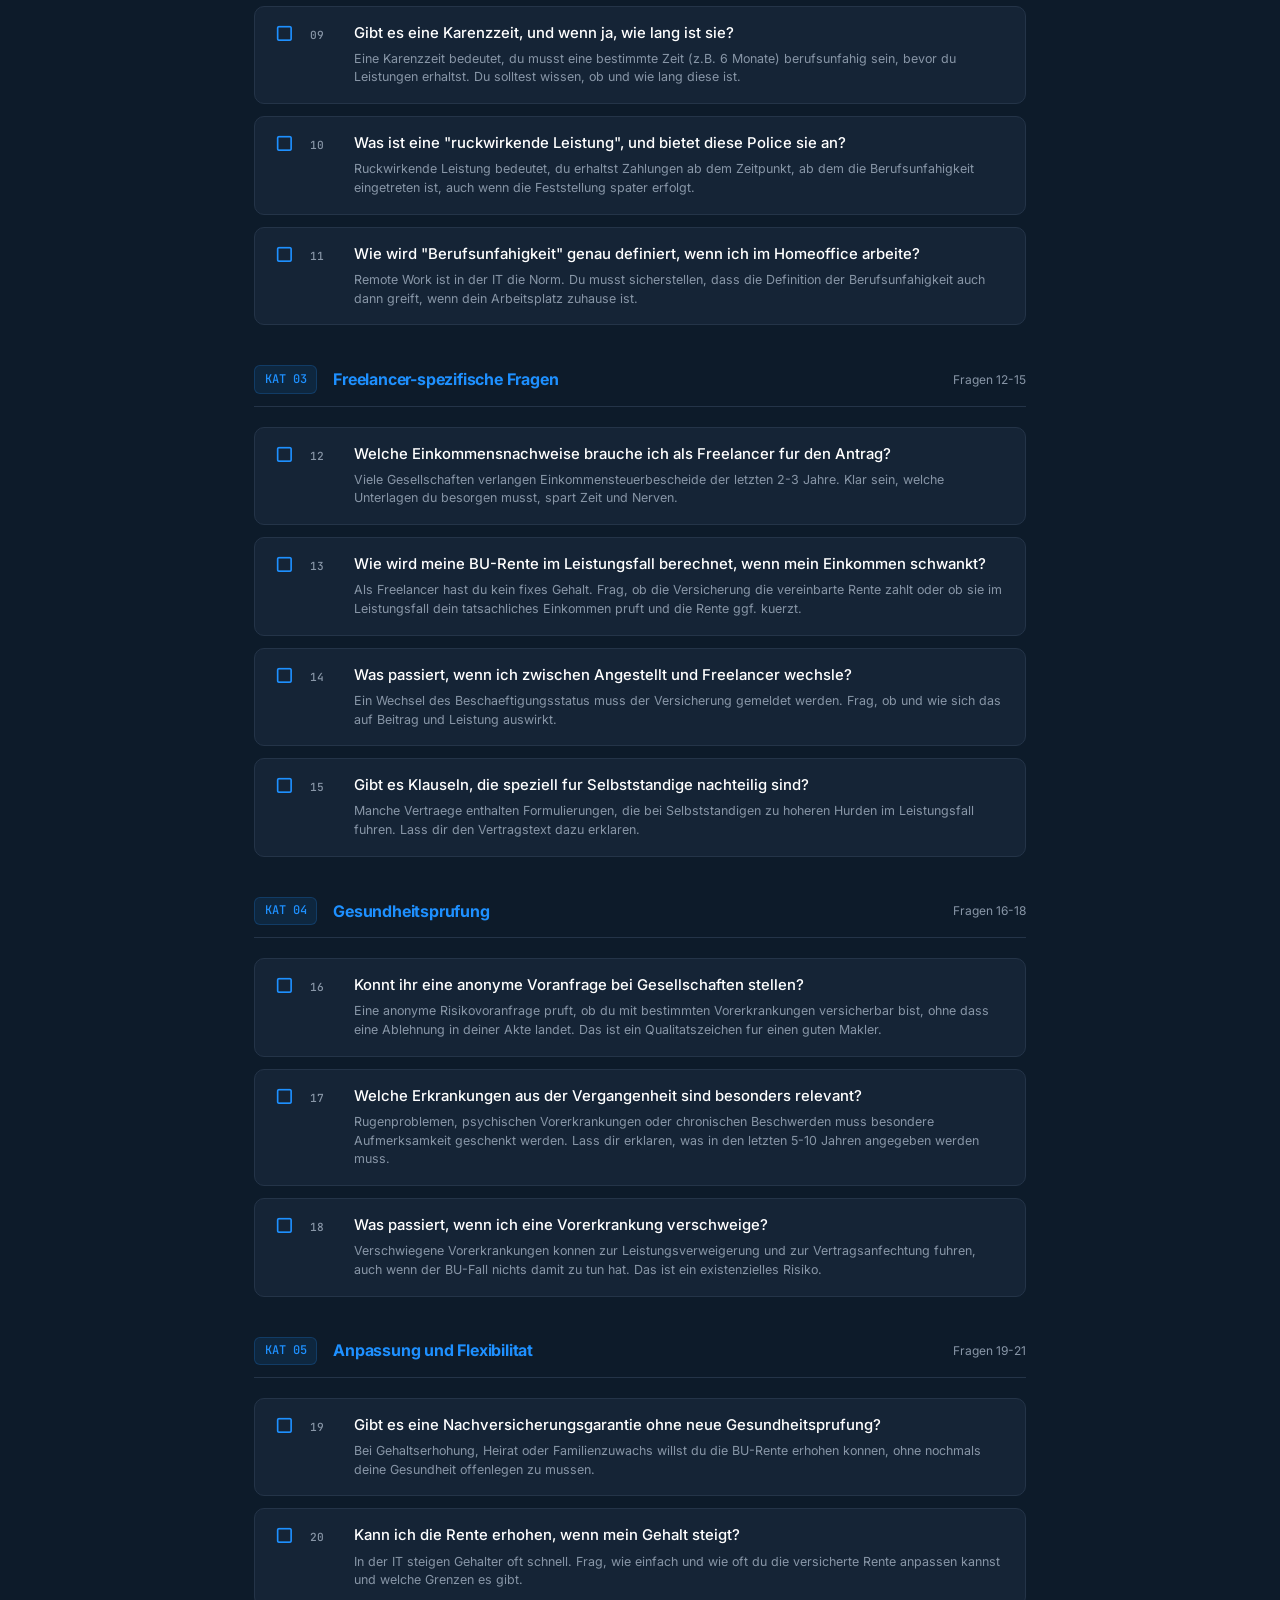
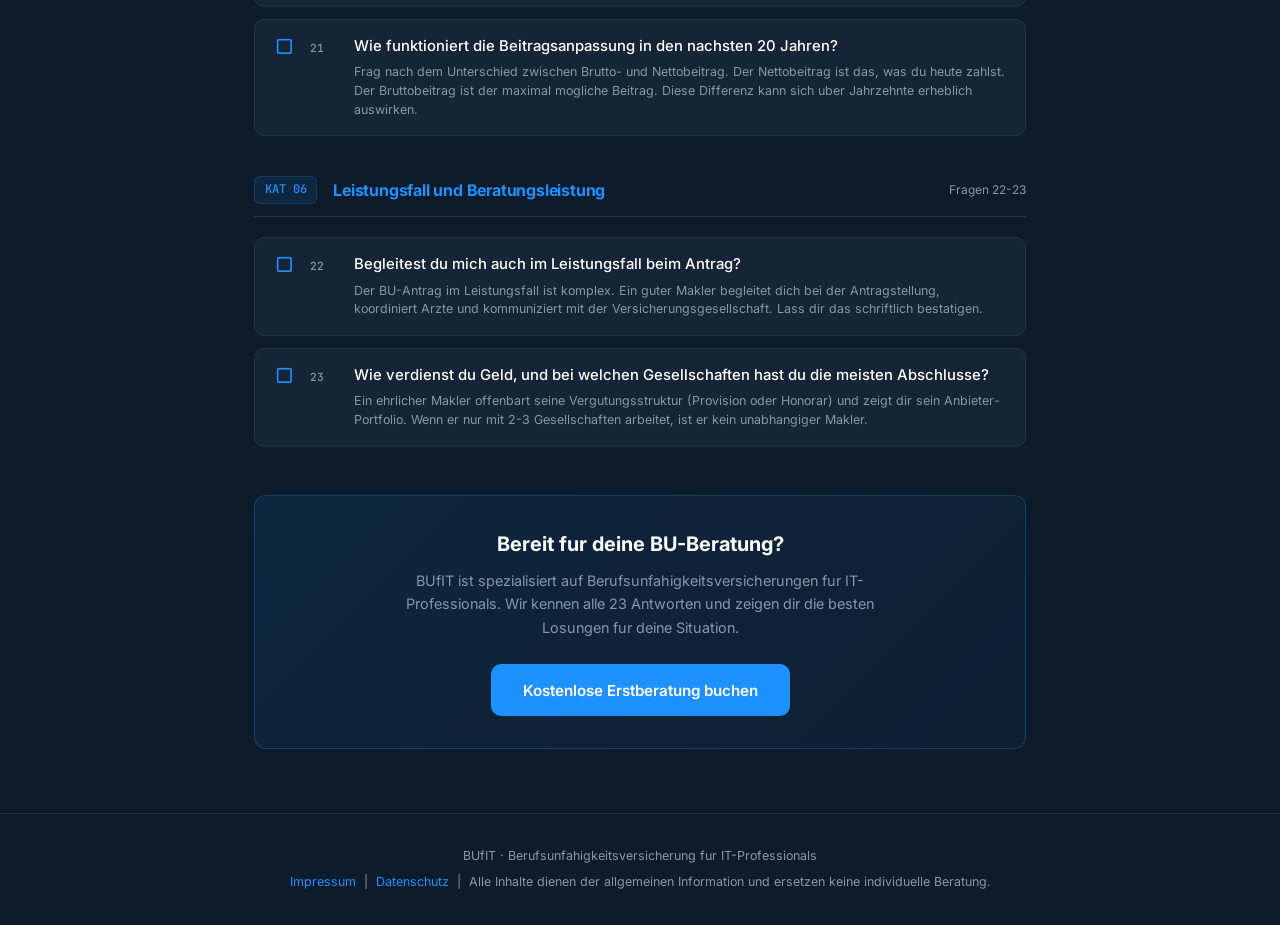
<file: lead-magnets/bu-checkliste.html>
<!DOCTYPE html>
<html lang="de">
<head>
  <meta charset="UTF-8" />
  <meta name="viewport" content="width=device-width, initial-scale=1.0" />
  <title>23 Fragen an deinen BU-Makler | BUfIT</title>
  <link rel="preconnect" href="https://fonts.googleapis.com" />
  <link rel="preconnect" href="https://fonts.gstatic.com" crossorigin />
  <link href="https://fonts.googleapis.com/css2?family=Inter:wght@300;400;500;600;700&family=JetBrains+Mono:wght@400;500&display=swap" rel="stylesheet" />
  <style>
    /* ── Reset ── */
    *, *::before, *::after { box-sizing: border-box; margin: 0; padding: 0; }

    :root {
      --navy:   #0D1B2A;
      --navy-2: #152436;
      --navy-3: #1c2f47;
      --blue:   #1E90FF;
      --blue-2: #4aa8ff;
      --silver: #C0C0C0;
      --muted:  #8896a7;
      --border: #243448;
      --radius: 12px;

      /* Print / screen toggle vars */
      --bg:       #0D1B2A;
      --text:     #C0C0C0;
      --heading:  #ffffff;
      --cat-color:#1E90FF;
      --card-bg:  #152436;
      --card-border: #243448;
      --check-color: #1E90FF;
      --meta-color: #8896a7;
    }

    html { font-size: 16px; }

    body {
      font-family: 'Inter', sans-serif;
      background: var(--bg);
      color: var(--text);
      min-height: 100vh;
      line-height: 1.65;
    }

    /* ── Header ── */
    header {
      background: var(--navy-2);
      border-bottom: 1px solid var(--border);
      padding: 1rem 2rem;
      display: flex;
      align-items: center;
      justify-content: space-between;
      position: sticky;
      top: 0;
      z-index: 100;
    }

    .logo {
      font-family: 'JetBrains Mono', monospace;
      font-size: 1.35rem;
      font-weight: 500;
      color: #fff;
      letter-spacing: -0.5px;
    }

    .logo span { color: var(--blue); }

    .print-btn {
      display: flex;
      align-items: center;
      gap: 0.5rem;
      padding: 0.5rem 1.1rem;
      background: rgba(30, 144, 255, 0.12);
      border: 1px solid rgba(30, 144, 255, 0.35);
      border-radius: 8px;
      color: var(--blue);
      font-family: 'Inter', sans-serif;
      font-size: 0.85rem;
      font-weight: 500;
      cursor: pointer;
      transition: all 0.2s;
      text-decoration: none;
    }

    .print-btn:hover {
      background: rgba(30, 144, 255, 0.2);
      border-color: var(--blue);
    }

    /* ── Main ── */
    main {
      max-width: 820px;
      margin: 0 auto;
      padding: 2.5rem 1.5rem 4rem;
    }

    /* ── Hero / Title ── */
    .hero {
      margin-bottom: 3rem;
    }

    .hero-tag {
      display: inline-block;
      font-size: 0.75rem;
      font-weight: 600;
      text-transform: uppercase;
      letter-spacing: 1.2px;
      color: var(--blue);
      background: rgba(30, 144, 255, 0.1);
      border: 1px solid rgba(30, 144, 255, 0.25);
      padding: 0.3rem 0.85rem;
      border-radius: 999px;
      margin-bottom: 1.25rem;
    }

    .hero h1 {
      font-size: 2rem;
      font-weight: 700;
      color: var(--heading);
      letter-spacing: -0.75px;
      line-height: 1.2;
      margin-bottom: 0.75rem;
    }

    .hero h1 .num-highlight {
      color: var(--blue);
      font-family: 'JetBrains Mono', monospace;
    }

    .hero-sub {
      font-size: 1rem;
      color: var(--muted);
      max-width: 580px;
      margin-bottom: 1.5rem;
    }

    .hero-meta {
      display: flex;
      gap: 2rem;
      flex-wrap: wrap;
    }

    .hero-meta-item {
      display: flex;
      align-items: center;
      gap: 0.45rem;
      font-size: 0.82rem;
      color: var(--muted);
    }

    .hero-meta-item .dot {
      width: 6px;
      height: 6px;
      border-radius: 50%;
      background: var(--blue);
      flex-shrink: 0;
    }

    /* ── How to use box ── */
    .howto {
      background: var(--navy-2);
      border: 1px solid var(--border);
      border-radius: var(--radius);
      padding: 1.1rem 1.5rem;
      font-size: 0.85rem;
      color: var(--muted);
      margin-bottom: 2.5rem;
      display: flex;
      align-items: flex-start;
      gap: 0.75rem;
    }

    .howto-icon {
      font-size: 1.1rem;
      flex-shrink: 0;
      margin-top: 1px;
    }

    /* ── Category Section ── */
    .category {
      margin-bottom: 2.5rem;
    }

    .cat-header {
      display: flex;
      align-items: center;
      gap: 1rem;
      margin-bottom: 1.25rem;
      padding-bottom: 0.75rem;
      border-bottom: 1px solid var(--border);
    }

    .cat-num {
      font-family: 'JetBrains Mono', monospace;
      font-size: 0.75rem;
      font-weight: 500;
      color: var(--blue);
      background: rgba(30, 144, 255, 0.1);
      border: 1px solid rgba(30, 144, 255, 0.2);
      padding: 0.2rem 0.6rem;
      border-radius: 6px;
      white-space: nowrap;
    }

    .cat-title {
      font-size: 1rem;
      font-weight: 700;
      color: var(--cat-color);
      letter-spacing: -0.2px;
    }

    .cat-count {
      margin-left: auto;
      font-size: 0.75rem;
      color: var(--muted);
      white-space: nowrap;
    }

    /* ── Checklist Items ── */
    .checklist {
      list-style: none;
      display: flex;
      flex-direction: column;
      gap: 0.75rem;
    }

    .check-item {
      display: flex;
      align-items: flex-start;
      gap: 1rem;
      padding: 1rem 1.25rem;
      background: var(--card-bg);
      border: 1px solid var(--card-border);
      border-radius: 10px;
      transition: border-color 0.2s;
    }

    .check-item:hover { border-color: rgba(30, 144, 255, 0.25); }

    .check-box {
      font-size: 1.3rem;
      line-height: 1;
      color: var(--check-color);
      flex-shrink: 0;
      margin-top: 1px;
      cursor: pointer;
      user-select: none;
      transition: color 0.15s;
    }

    .check-box.checked { color: #22c55e; }

    .check-q-num {
      font-family: 'JetBrains Mono', monospace;
      font-size: 0.7rem;
      font-weight: 500;
      color: var(--muted);
      white-space: nowrap;
      margin-top: 3px;
      min-width: 28px;
    }

    .check-content { flex: 1; }

    .check-question {
      font-size: 0.93rem;
      font-weight: 500;
      color: var(--heading);
      line-height: 1.45;
      margin-bottom: 0;
      transition: color 0.15s;
    }

    .check-item.done .check-question {
      color: var(--muted);
      text-decoration: line-through;
      text-decoration-color: rgba(136, 150, 167, 0.5);
    }

    .check-note {
      font-size: 0.78rem;
      color: var(--muted);
      margin-top: 0.35rem;
      line-height: 1.5;
    }

    /* ── Progress counter ── */
    .progress-counter {
      position: sticky;
      top: 66px;
      z-index: 90;
      background: rgba(13, 27, 42, 0.9);
      backdrop-filter: blur(8px);
      border-bottom: 1px solid var(--border);
      padding: 0.6rem 2rem;
    }

    .progress-counter-inner {
      max-width: 820px;
      margin: 0 auto;
      display: flex;
      align-items: center;
      gap: 1rem;
    }

    .progress-text {
      font-size: 0.82rem;
      color: var(--muted);
      white-space: nowrap;
    }

    .progress-track {
      flex: 1;
      height: 4px;
      background: var(--border);
      border-radius: 2px;
      overflow: hidden;
    }

    .progress-fill {
      height: 100%;
      background: var(--blue);
      border-radius: 2px;
      width: 0%;
      transition: width 0.3s ease;
    }

    .progress-pct {
      font-family: 'JetBrains Mono', monospace;
      font-size: 0.8rem;
      color: var(--blue);
      white-space: nowrap;
      min-width: 36px;
      text-align: right;
    }

    /* ── Reset Button ── */
    .btn-reset {
      display: inline-flex;
      align-items: center;
      gap: 0.4rem;
      background: none;
      border: 1px solid var(--border);
      border-radius: 7px;
      color: var(--muted);
      font-family: 'Inter', sans-serif;
      font-size: 0.8rem;
      padding: 0.3rem 0.75rem;
      cursor: pointer;
      transition: all 0.2s;
    }

    .btn-reset:hover { border-color: var(--muted); color: var(--text); }

    /* ── CTA Block ── */
    .cta-block {
      background: linear-gradient(135deg, rgba(30, 144, 255, 0.1), rgba(30, 144, 255, 0.04));
      border: 1px solid rgba(30, 144, 255, 0.25);
      border-radius: var(--radius);
      padding: 2rem;
      text-align: center;
      margin-top: 3rem;
    }

    .cta-block h2 {
      font-size: 1.25rem;
      font-weight: 700;
      color: #fff;
      margin-bottom: 0.5rem;
    }

    .cta-block p {
      font-size: 0.9rem;
      color: var(--muted);
      margin-bottom: 1.5rem;
      max-width: 480px;
      margin-left: auto;
      margin-right: auto;
    }

    .cta-btn {
      display: inline-block;
      padding: 0.85rem 2rem;
      background: var(--blue);
      color: #fff;
      border-radius: 10px;
      font-family: 'Inter', sans-serif;
      font-size: 0.95rem;
      font-weight: 600;
      text-decoration: none;
      transition: all 0.2s;
    }

    .cta-btn:hover { background: var(--blue-2); transform: translateY(-1px); box-shadow: 0 8px 24px rgba(30, 144, 255, 0.3); }

    /* ── Footer ── */
    footer {
      text-align: center;
      padding: 2rem;
      font-size: 0.78rem;
      color: var(--muted);
      border-top: 1px solid var(--border);
    }

    footer a { color: var(--blue); text-decoration: none; }

    /* ── Responsive ── */
    @media (max-width: 600px) {
      main { padding: 1.5rem 1rem 3rem; }
      header { padding: 0.9rem 1rem; }
      .hero h1 { font-size: 1.5rem; }
      .hero-meta { gap: 1rem; }
      .check-item { padding: 0.85rem 1rem; }
      .progress-counter { padding: 0.5rem 1rem; }
    }

    /* ── Print Styles ── */
    @media print {
      :root {
        --bg:       #ffffff;
        --text:     #1a1a1a;
        --heading:  #000000;
        --cat-color: #0a5fa3;
        --card-bg:  #f8f9fa;
        --card-border: #d1d5db;
        --check-color: #0a5fa3;
        --muted: #555;
        --border: #d1d5db;
      }

      body { background: #fff; color: #1a1a1a; font-size: 11pt; }
      header { position: static; background: #fff; border-bottom: 2px solid #0a5fa3; }
      .logo { color: #0a5fa3; }
      .logo span { color: #0a5fa3; }
      .print-btn, .progress-counter, .btn-reset { display: none !important; }
      .howto { background: #f0f4ff; border-color: #c7d7f0; color: #333; }
      main { padding: 1rem 0; max-width: 100%; }
      .hero-tag { background: #e8f0fe; border-color: #a8c4f0; color: #0a5fa3; }
      .hero h1 { font-size: 1.6rem; color: #000; }
      .hero h1 .num-highlight { color: #0a5fa3; }
      .hero-sub { color: #444; }
      .hero-meta-item { color: #555; }
      .cat-num { background: #e8f0fe; border-color: #a8c4f0; color: #0a5fa3; }
      .cat-title { color: #0a5fa3; }
      .cat-count { color: #777; }
      .cat-header { border-bottom: 1px solid #d1d5db; }
      .check-item { background: #f8f9fa; border-color: #d1d5db; break-inside: avoid; }
      .check-item:hover { border-color: #d1d5db; }
      .check-question { color: #000; }
      .check-note { color: #555; }
      .check-box { color: #0a5fa3; }
      .cta-block { background: #f0f4ff; border-color: #a8c4f0; }
      .cta-block h2 { color: #000; }
      .cta-block p { color: #444; }
      .cta-btn { background: #0a5fa3; color: #fff; }
      footer { color: #555; border-top: 1px solid #d1d5db; }
      footer a { color: #0a5fa3; }
      .category { break-inside: auto; }
      .checklist { gap: 0.5rem; }
    }
  </style>
</head>
<body>

<!-- ── Header ── -->
<header>
  <div class="logo">BU<span>f</span>IT</div>
  <button class="print-btn" onclick="window.print()">
    <svg width="14" height="14" viewBox="0 0 24 24" fill="none" stroke="currentColor" stroke-width="2" stroke-linecap="round" stroke-linejoin="round"><polyline points="6 9 6 2 18 2 18 9"/><path d="M6 18H4a2 2 0 0 1-2-2v-5a2 2 0 0 1 2-2h16a2 2 0 0 1 2 2v5a2 2 0 0 1-2 2h-2"/><rect x="6" y="14" width="12" height="8"/></svg>
    Drucken / PDF
  </button>
</header>

<!-- ── Progress Counter ── -->
<div class="progress-counter">
  <div class="progress-counter-inner">
    <span class="progress-text"><span id="checked-count">0</span> von 23 Fragen gestellt</span>
    <div class="progress-track"><div class="progress-fill" id="progress-fill"></div></div>
    <span class="progress-pct" id="progress-pct">0%</span>
    <button class="btn-reset" onclick="resetAll()">Zuruecksetzen</button>
  </div>
</div>

<!-- ── Main ── -->
<main>

  <!-- Hero -->
  <div class="hero">
    <div class="hero-tag">Kostenloser BUfIT Guide</div>
    <h1><span class="num-highlight">23</span> Fragen, die du deinem BU-Makler stellen musst</h1>
    <p class="hero-sub">Speziell fur IT-Professionals. Damit du nicht nur irgendeine Berufsunfahigkeitsversicherung abschliesst, sondern die richtige.</p>
    <div class="hero-meta">
      <div class="hero-meta-item"><div class="dot"></div> 6 Kategorien</div>
      <div class="hero-meta-item"><div class="dot"></div> Fur Angestellte und Freelancer</div>
      <div class="hero-meta-item"><div class="dot"></div> Druckoptimiert</div>
    </div>
  </div>

  <!-- How to use -->
  <div class="howto">
    <div class="howto-icon">&#9432;</div>
    <div>
      <strong style="color:#d1dce8;">So nutzt du diese Checkliste:</strong> Stell deinem Makler alle 23 Fragen, bevor du einen Vertrag unterschreibst. Klicke eine Frage an, um sie als "gestellt" zu markieren. Drucke die Liste aus und nimm sie zu deinem Beratungstermin mit. Wenn ein Makler eine dieser Fragen nicht beantworten kann oder will, ist das ein Warnsignal.
    </div>
  </div>

  <!-- ── Kategorie 1 ── -->
  <div class="category">
    <div class="cat-header">
      <div class="cat-num">KAT 01</div>
      <div class="cat-title">Berufsgruppen-Einstufung</div>
      <div class="cat-count">Fragen 1-5</div>
    </div>
    <ul class="checklist">
      <li class="check-item" onclick="toggleCheck(this)">
        <div class="check-box">&#9634;</div>
        <div class="check-q-num">01</div>
        <div class="check-content">
          <div class="check-question">In welche Berufsgruppe wirst du mich einstufen und warum?</div>
          <div class="check-note">Die Berufsgruppe ist einer der wichtigsten Preisfaktoren. IT-Tatigkeiten gelten meist als gunstiger als korperliche Berufe. Lass dir die Einstufung schriftlich bestatigen.</div>
        </div>
      </li>
      <li class="check-item" onclick="toggleCheck(this)">
        <div class="check-box">&#9634;</div>
        <div class="check-q-num">02</div>
        <div class="check-content">
          <div class="check-question">Hast du Erfahrung mit der spezifischen Einstufung von Softwareentwicklern?</div>
          <div class="check-note">Nicht jeder Makler kennt die Feinheiten: Unterschiede zwischen Developer, Lead, Architekt oder CTO konnen die Einstufung beeinflussen.</div>
        </div>
      </li>
      <li class="check-item" onclick="toggleCheck(this)">
        <div class="check-box">&#9634;</div>
        <div class="check-q-num">03</div>
        <div class="check-content">
          <div class="check-question">Was passiert, wenn ich meinen Job-Titel andere (z.B. von Developer zu Tech Lead)?</div>
          <div class="check-note">Eine Befoerderung in Fuhrungsverantwortung kann die Berufsgruppe und damit den Beitrag verandern. Frag nach, ob und wie der Vertrag angepasst wird.</div>
        </div>
      </li>
      <li class="check-item" onclick="toggleCheck(this)">
        <div class="check-box">&#9634;</div>
        <div class="check-q-num">04</div>
        <div class="check-content">
          <div class="check-question">Gilt die Einstufung fur die gesamte Laufzeit des Vertrags?</div>
          <div class="check-note">Manche Gesellschaften konnen die Einstufung anpassen. Du willst wissen, ob dein Beitrag in 10 Jahren plotzlich steigt, weil sich die Risikoklasse deines Berufs geandert hat.</div>
        </div>
      </li>
      <li class="check-item" onclick="toggleCheck(this)">
        <div class="check-box">&#9634;</div>
        <div class="check-q-num">05</div>
        <div class="check-content">
          <div class="check-question">Wie unterscheidet sich die Einstufung zwischen Angestelltem und Freelancer?</div>
          <div class="check-note">Freelancer werden von manchen Gesellschaften in ungunstigere Gruppen eingestuft. Wenn du zwischen beiden Statusmodellen wechselst, ist das relevant.</div>
        </div>
      </li>
    </ul>
  </div>

  <!-- ── Kategorie 2 ── -->
  <div class="category">
    <div class="cat-header">
      <div class="cat-num">KAT 02</div>
      <div class="cat-title">Klauseln und Leistungsvoraussetzungen</div>
      <div class="cat-count">Fragen 6-11</div>
    </div>
    <ul class="checklist">
      <li class="check-item" onclick="toggleCheck(this)">
        <div class="check-box">&#9634;</div>
        <div class="check-q-num">06</div>
        <div class="check-content">
          <div class="check-question">Was bedeutet "abstrakte Verweisung" und ist diese in meinem Vertrag ausgeschlossen?</div>
          <div class="check-note">Ohne Ausschluss der abstrakten Verweisung kann die Versicherung dich im Leistungsfall auf einen anderen Beruf verweisen, z.B. von Softwareentwickler auf Callcenter-Mitarbeiter. Das ist ein K.O.-Kriterium.</div>
        </div>
      </li>
      <li class="check-item" onclick="toggleCheck(this)">
        <div class="check-box">&#9634;</div>
        <div class="check-q-num">07</div>
        <div class="check-content">
          <div class="check-question">Wie werden psychische Erkrankungen in dieser Police behandelt?</div>
          <div class="check-note">Burnout, Depressionen und Angststorungen sind in der IT verbreitet und zahlen zu den haufigsten BU-Ursachen. Einige Policen schranken diese Leistung ein.</div>
        </div>
      </li>
      <li class="check-item" onclick="toggleCheck(this)">
        <div class="check-box">&#9634;</div>
        <div class="check-q-num">08</div>
        <div class="check-content">
          <div class="check-question">Ab welchem Grad der Berufsunfahigkeit (50%) greift die Leistung?</div>
          <div class="check-note">Der gesetzliche Standard liegt bei 50%. Frag, ob der Vertrag diesen Standard uberninmt oder einen anderen Schwellenwert hat.</div>
        </div>
      </li>
      <li class="check-item" onclick="toggleCheck(this)">
        <div class="check-box">&#9634;</div>
        <div class="check-q-num">09</div>
        <div class="check-content">
          <div class="check-question">Gibt es eine Karenzzeit, und wenn ja, wie lang ist sie?</div>
          <div class="check-note">Eine Karenzzeit bedeutet, du musst eine bestimmte Zeit (z.B. 6 Monate) berufsunfahig sein, bevor du Leistungen erhaltst. Du solltest wissen, ob und wie lang diese ist.</div>
        </div>
      </li>
      <li class="check-item" onclick="toggleCheck(this)">
        <div class="check-box">&#9634;</div>
        <div class="check-q-num">10</div>
        <div class="check-content">
          <div class="check-question">Was ist eine "ruckwirkende Leistung", und bietet diese Police sie an?</div>
          <div class="check-note">Ruckwirkende Leistung bedeutet, du erhaltst Zahlungen ab dem Zeitpunkt, ab dem die Berufsunfahigkeit eingetreten ist, auch wenn die Feststellung spater erfolgt.</div>
        </div>
      </li>
      <li class="check-item" onclick="toggleCheck(this)">
        <div class="check-box">&#9634;</div>
        <div class="check-q-num">11</div>
        <div class="check-content">
          <div class="check-question">Wie wird "Berufsunfahigkeit" genau definiert, wenn ich im Homeoffice arbeite?</div>
          <div class="check-note">Remote Work ist in der IT die Norm. Du musst sicherstellen, dass die Definition der Berufsunfahigkeit auch dann greift, wenn dein Arbeitsplatz zuhause ist.</div>
        </div>
      </li>
    </ul>
  </div>

  <!-- ── Kategorie 3 ── -->
  <div class="category">
    <div class="cat-header">
      <div class="cat-num">KAT 03</div>
      <div class="cat-title">Freelancer-spezifische Fragen</div>
      <div class="cat-count">Fragen 12-15</div>
    </div>
    <ul class="checklist">
      <li class="check-item" onclick="toggleCheck(this)">
        <div class="check-box">&#9634;</div>
        <div class="check-q-num">12</div>
        <div class="check-content">
          <div class="check-question">Welche Einkommensnachweise brauche ich als Freelancer fur den Antrag?</div>
          <div class="check-note">Viele Gesellschaften verlangen Einkommensteuerbescheide der letzten 2-3 Jahre. Klar sein, welche Unterlagen du besorgen musst, spart Zeit und Nerven.</div>
        </div>
      </li>
      <li class="check-item" onclick="toggleCheck(this)">
        <div class="check-box">&#9634;</div>
        <div class="check-q-num">13</div>
        <div class="check-content">
          <div class="check-question">Wie wird meine BU-Rente im Leistungsfall berechnet, wenn mein Einkommen schwankt?</div>
          <div class="check-note">Als Freelancer hast du kein fixes Gehalt. Frag, ob die Versicherung die vereinbarte Rente zahlt oder ob sie im Leistungsfall dein tatsachliches Einkommen pruft und die Rente ggf. kuerzt.</div>
        </div>
      </li>
      <li class="check-item" onclick="toggleCheck(this)">
        <div class="check-box">&#9634;</div>
        <div class="check-q-num">14</div>
        <div class="check-content">
          <div class="check-question">Was passiert, wenn ich zwischen Angestellt und Freelancer wechsle?</div>
          <div class="check-note">Ein Wechsel des Beschaeftigungsstatus muss der Versicherung gemeldet werden. Frag, ob und wie sich das auf Beitrag und Leistung auswirkt.</div>
        </div>
      </li>
      <li class="check-item" onclick="toggleCheck(this)">
        <div class="check-box">&#9634;</div>
        <div class="check-q-num">15</div>
        <div class="check-content">
          <div class="check-question">Gibt es Klauseln, die speziell fur Selbststandige nachteilig sind?</div>
          <div class="check-note">Manche Vertraege enthalten Formulierungen, die bei Selbststandigen zu hoheren Hurden im Leistungsfall fuhren. Lass dir den Vertragstext dazu erklaren.</div>
        </div>
      </li>
    </ul>
  </div>

  <!-- ── Kategorie 4 ── -->
  <div class="category">
    <div class="cat-header">
      <div class="cat-num">KAT 04</div>
      <div class="cat-title">Gesundheitsprufung</div>
      <div class="cat-count">Fragen 16-18</div>
    </div>
    <ul class="checklist">
      <li class="check-item" onclick="toggleCheck(this)">
        <div class="check-box">&#9634;</div>
        <div class="check-q-num">16</div>
        <div class="check-content">
          <div class="check-question">Konnt ihr eine anonyme Voranfrage bei Gesellschaften stellen?</div>
          <div class="check-note">Eine anonyme Risikovoranfrage pruft, ob du mit bestimmten Vorerkrankungen versicherbar bist, ohne dass eine Ablehnung in deiner Akte landet. Das ist ein Qualitatszeichen fur einen guten Makler.</div>
        </div>
      </li>
      <li class="check-item" onclick="toggleCheck(this)">
        <div class="check-box">&#9634;</div>
        <div class="check-q-num">17</div>
        <div class="check-content">
          <div class="check-question">Welche Erkrankungen aus der Vergangenheit sind besonders relevant?</div>
          <div class="check-note">Rugenproblemen, psychischen Vorerkrankungen oder chronischen Beschwerden muss besondere Aufmerksamkeit geschenkt werden. Lass dir erklaren, was in den letzten 5-10 Jahren angegeben werden muss.</div>
        </div>
      </li>
      <li class="check-item" onclick="toggleCheck(this)">
        <div class="check-box">&#9634;</div>
        <div class="check-q-num">18</div>
        <div class="check-content">
          <div class="check-question">Was passiert, wenn ich eine Vorerkrankung verschweige?</div>
          <div class="check-note">Verschwiegene Vorerkrankungen konnen zur Leistungsverweigerung und zur Vertragsanfechtung fuhren, auch wenn der BU-Fall nichts damit zu tun hat. Das ist ein existenzielles Risiko.</div>
        </div>
      </li>
    </ul>
  </div>

  <!-- ── Kategorie 5 ── -->
  <div class="category">
    <div class="cat-header">
      <div class="cat-num">KAT 05</div>
      <div class="cat-title">Anpassung und Flexibilitat</div>
      <div class="cat-count">Fragen 19-21</div>
    </div>
    <ul class="checklist">
      <li class="check-item" onclick="toggleCheck(this)">
        <div class="check-box">&#9634;</div>
        <div class="check-q-num">19</div>
        <div class="check-content">
          <div class="check-question">Gibt es eine Nachversicherungsgarantie ohne neue Gesundheitsprufung?</div>
          <div class="check-note">Bei Gehaltserhohung, Heirat oder Familienzuwachs willst du die BU-Rente erhohen konnen, ohne nochmals deine Gesundheit offenlegen zu mussen.</div>
        </div>
      </li>
      <li class="check-item" onclick="toggleCheck(this)">
        <div class="check-box">&#9634;</div>
        <div class="check-q-num">20</div>
        <div class="check-content">
          <div class="check-question">Kann ich die Rente erhohen, wenn mein Gehalt steigt?</div>
          <div class="check-note">In der IT steigen Gehalter oft schnell. Frag, wie einfach und wie oft du die versicherte Rente anpassen kannst und welche Grenzen es gibt.</div>
        </div>
      </li>
      <li class="check-item" onclick="toggleCheck(this)">
        <div class="check-box">&#9634;</div>
        <div class="check-q-num">21</div>
        <div class="check-content">
          <div class="check-question">Wie funktioniert die Beitragsanpassung in den nachsten 20 Jahren?</div>
          <div class="check-note">Frag nach dem Unterschied zwischen Brutto- und Nettobeitrag. Der Nettobeitrag ist das, was du heute zahlst. Der Bruttobeitrag ist der maximal mogliche Beitrag. Diese Differenz kann sich uber Jahrzehnte erheblich auswirken.</div>
        </div>
      </li>
    </ul>
  </div>

  <!-- ── Kategorie 6 ── -->
  <div class="category">
    <div class="cat-header">
      <div class="cat-num">KAT 06</div>
      <div class="cat-title">Leistungsfall und Beratungsleistung</div>
      <div class="cat-count">Fragen 22-23</div>
    </div>
    <ul class="checklist">
      <li class="check-item" onclick="toggleCheck(this)">
        <div class="check-box">&#9634;</div>
        <div class="check-q-num">22</div>
        <div class="check-content">
          <div class="check-question">Begleitest du mich auch im Leistungsfall beim Antrag?</div>
          <div class="check-note">Der BU-Antrag im Leistungsfall ist komplex. Ein guter Makler begleitet dich bei der Antragstellung, koordiniert Arzte und kommuniziert mit der Versicherungsgesellschaft. Lass dir das schriftlich bestatigen.</div>
        </div>
      </li>
      <li class="check-item" onclick="toggleCheck(this)">
        <div class="check-box">&#9634;</div>
        <div class="check-q-num">23</div>
        <div class="check-content">
          <div class="check-question">Wie verdienst du Geld, und bei welchen Gesellschaften hast du die meisten Abschlusse?</div>
          <div class="check-note">Ein ehrlicher Makler offenbart seine Vergutungsstruktur (Provision oder Honorar) und zeigt dir sein Anbieter-Portfolio. Wenn er nur mit 2-3 Gesellschaften arbeitet, ist er kein unabhangiger Makler.</div>
        </div>
      </li>
    </ul>
  </div>

  <!-- CTA -->
  <div class="cta-block">
    <h2>Bereit fur deine BU-Beratung?</h2>
    <p>BUfIT ist spezialisiert auf Berufsunfahigkeitsversicherungen fur IT-Professionals. Wir kennen alle 23 Antworten und zeigen dir die besten Losungen fur deine Situation.</p>
    <a href="#" class="cta-btn">Kostenlose Erstberatung buchen</a>
  </div>

</main>

<!-- ── Footer ── -->
<footer>
  <p>BUfIT &middot; Berufsunfahigkeitsversicherung fur IT-Professionals</p>
  <p style="margin-top:0.35rem;"><a href="#">Impressum</a> &nbsp;|&nbsp; <a href="#">Datenschutz</a> &nbsp;|&nbsp; Alle Inhalte dienen der allgemeinen Information und ersetzen keine individuelle Beratung.</p>
</footer>

<script>
  var checkedItems = new Set();

  function toggleCheck(item) {
    var box = item.querySelector('.check-box');
    if (item.classList.contains('done')) {
      item.classList.remove('done');
      box.innerHTML = '&#9634;';
      box.classList.remove('checked');
      var idx = Array.from(document.querySelectorAll('.check-item')).indexOf(item);
      checkedItems.delete(idx);
    } else {
      item.classList.add('done');
      box.innerHTML = '&#9745;';
      box.classList.add('checked');
      var idx = Array.from(document.querySelectorAll('.check-item')).indexOf(item);
      checkedItems.add(idx);
    }
    updateProgress();
  }

  function updateProgress() {
    var total = document.querySelectorAll('.check-item').length;
    var done  = document.querySelectorAll('.check-item.done').length;
    var pct   = Math.round((done / total) * 100);
    document.getElementById('checked-count').textContent = done;
    document.getElementById('progress-fill').style.width  = pct + '%';
    document.getElementById('progress-pct').textContent   = pct + '%';
  }

  function resetAll() {
    document.querySelectorAll('.check-item').forEach(function(item) {
      item.classList.remove('done');
      item.querySelector('.check-box').innerHTML = '&#9634;';
      item.querySelector('.check-box').classList.remove('checked');
    });
    checkedItems.clear();
    updateProgress();
  }

  // Init
  updateProgress();
</script>

</body>
</html>
</file>
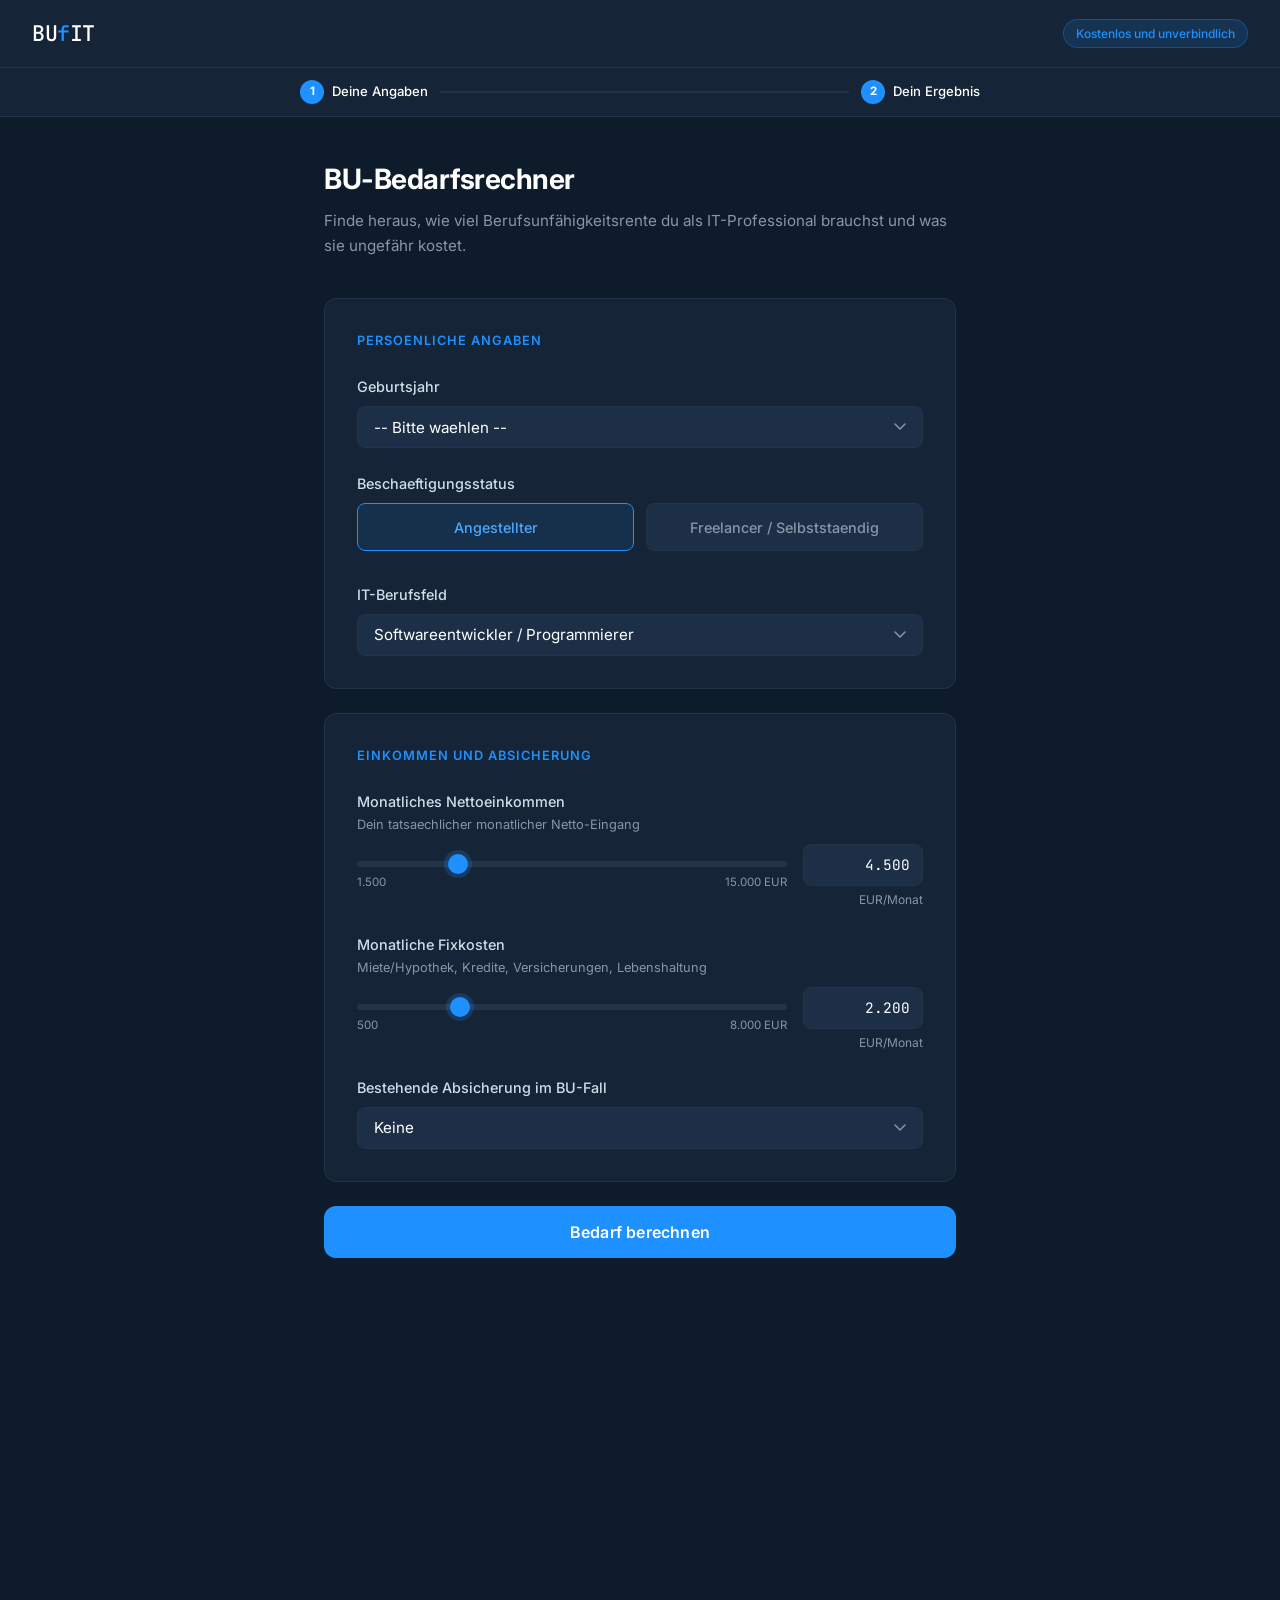
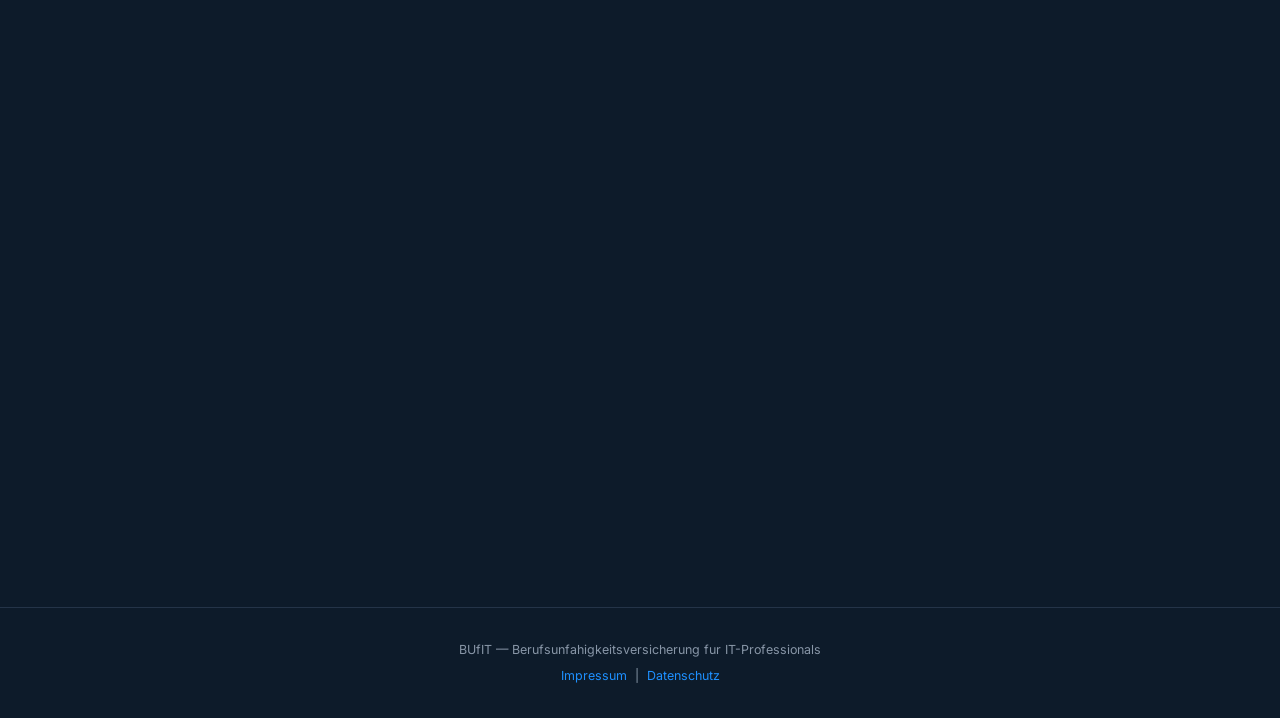
<file: lead-magnets/bu-rechner.html>
<!DOCTYPE html>
<html lang="de">
<head>
  <meta charset="UTF-8" />
  <meta name="viewport" content="width=device-width, initial-scale=1.0" />
  <title>BU-Bedarfsrechner | BUfIT</title>
  <link rel="preconnect" href="https://fonts.googleapis.com" />
  <link rel="preconnect" href="https://fonts.gstatic.com" crossorigin />
  <link href="https://fonts.googleapis.com/css2?family=Inter:wght@300;400;500;600;700&family=JetBrains+Mono:wght@400;500&display=swap" rel="stylesheet" />
  <style>
    *, *::before, *::after { box-sizing: border-box; margin: 0; padding: 0; }

    :root {
      --navy:   #0D1B2A;
      --navy-2: #152436;
      --navy-3: #1c2f47;
      --blue:   #1E90FF;
      --blue-2: #4aa8ff;
      --silver: #C0C0C0;
      --muted:  #8896a7;
      --border: #243448;
      --success:#22c55e;
      --radius: 12px;
    }

    html { font-size: 16px; scroll-behavior: smooth; }

    body {
      font-family: 'Inter', sans-serif;
      background: var(--navy);
      color: var(--silver);
      min-height: 100vh;
      line-height: 1.6;
    }

    /* ── Header ── */
    header {
      background: var(--navy-2);
      border-bottom: 1px solid var(--border);
      padding: 1rem 2rem;
      display: flex;
      align-items: center;
      justify-content: space-between;
      position: sticky;
      top: 0;
      z-index: 100;
    }

    .logo {
      font-family: 'JetBrains Mono', monospace;
      font-size: 1.35rem;
      font-weight: 500;
      color: #fff;
      letter-spacing: -0.5px;
    }

    .logo span { color: var(--blue); }

    .header-badge {
      font-size: 0.75rem;
      background: rgba(30, 144, 255, 0.15);
      color: var(--blue);
      border: 1px solid rgba(30, 144, 255, 0.3);
      padding: 0.25rem 0.75rem;
      border-radius: 999px;
      font-weight: 500;
    }

    /* ── Progress Bar ── */
    .progress-bar {
      background: var(--navy-2);
      border-bottom: 1px solid var(--border);
      padding: 0.75rem 2rem;
    }

    .progress-inner {
      max-width: 680px;
      margin: 0 auto;
      display: flex;
      align-items: center;
      gap: 0.75rem;
    }

    .step {
      display: flex;
      align-items: center;
      gap: 0.5rem;
      font-size: 0.82rem;
      font-weight: 500;
    }

    .step-num {
      width: 24px;
      height: 24px;
      border-radius: 50%;
      display: flex;
      align-items: center;
      justify-content: center;
      font-size: 0.72rem;
      font-weight: 700;
      flex-shrink: 0;
    }

    .step.active .step-num { background: var(--blue); color: #fff; }
    .step.done .step-num   { background: var(--success); color: #fff; }
    .step.idle .step-num   { background: var(--border); color: var(--muted); }

    .step.active .step-label { color: #fff; }
    .step.done .step-label   { color: var(--success); }
    .step.idle .step-label   { color: var(--muted); }

    .step-connector {
      flex: 1;
      height: 2px;
      background: var(--border);
      border-radius: 2px;
      overflow: hidden;
    }

    .step-connector.filled { background: var(--success); }

    /* ── Main Layout ── */
    main {
      max-width: 680px;
      margin: 0 auto;
      padding: 2.5rem 1.5rem 4rem;
    }

    .page-title {
      font-size: 1.75rem;
      font-weight: 700;
      color: #fff;
      margin-bottom: 0.5rem;
      letter-spacing: -0.5px;
    }

    .page-subtitle {
      color: var(--muted);
      font-size: 0.95rem;
      margin-bottom: 2.5rem;
    }

    /* ── Card ── */
    .card {
      background: var(--navy-2);
      border: 1px solid var(--border);
      border-radius: var(--radius);
      padding: 2rem;
      margin-bottom: 1.5rem;
    }

    .card-title {
      font-size: 0.8rem;
      font-weight: 600;
      text-transform: uppercase;
      letter-spacing: 1px;
      color: var(--blue);
      margin-bottom: 1.5rem;
    }

    /* ── Form Elements ── */
    .field { margin-bottom: 1.5rem; }
    .field:last-child { margin-bottom: 0; }

    label {
      display: block;
      font-size: 0.9rem;
      font-weight: 500;
      color: #d1dce8;
      margin-bottom: 0.5rem;
    }

    label .hint {
      font-weight: 400;
      font-size: 0.8rem;
      color: var(--muted);
      display: block;
      margin-top: 0.15rem;
    }

    select, input[type="number"] {
      width: 100%;
      background: var(--navy-3);
      border: 1px solid var(--border);
      border-radius: 8px;
      padding: 0.65rem 1rem;
      color: #fff;
      font-family: 'Inter', sans-serif;
      font-size: 0.95rem;
      outline: none;
      transition: border-color 0.2s;
      appearance: none;
      -webkit-appearance: none;
    }

    select {
      background-image: url("data:image/svg+xml,%3Csvg xmlns='http://www.w3.org/2000/svg' width='12' height='8' viewBox='0 0 12 8'%3E%3Cpath d='M1 1l5 5 5-5' stroke='%238896a7' stroke-width='1.5' fill='none' stroke-linecap='round'/%3E%3C/svg%3E");
      background-repeat: no-repeat;
      background-position: right 1rem center;
      padding-right: 2.5rem;
      cursor: pointer;
    }

    select:focus, input[type="number"]:focus {
      border-color: var(--blue);
      box-shadow: 0 0 0 3px rgba(30, 144, 255, 0.15);
    }

    select option { background: var(--navy-3); }

    /* Radio Buttons */
    .radio-group {
      display: flex;
      gap: 0.75rem;
    }

    .radio-option {
      flex: 1;
      position: relative;
    }

    .radio-option input[type="radio"] {
      position: absolute;
      opacity: 0;
      width: 0;
      height: 0;
    }

    .radio-label {
      display: flex;
      align-items: center;
      justify-content: center;
      gap: 0.5rem;
      padding: 0.7rem 1rem;
      background: var(--navy-3);
      border: 1px solid var(--border);
      border-radius: 8px;
      cursor: pointer;
      font-size: 0.9rem;
      font-weight: 500;
      color: var(--muted);
      transition: all 0.2s;
      text-align: center;
    }

    .radio-option input[type="radio"]:checked + .radio-label {
      border-color: var(--blue);
      background: rgba(30, 144, 255, 0.1);
      color: var(--blue-2);
    }

    .radio-label:hover { border-color: rgba(30, 144, 255, 0.4); }

    /* Slider */
    .slider-wrapper {
      display: grid;
      grid-template-columns: 1fr 120px;
      gap: 1rem;
      align-items: center;
    }

    .slider-track { display: flex; flex-direction: column; gap: 0.4rem; }

    input[type="range"] {
      -webkit-appearance: none;
      appearance: none;
      width: 100%;
      height: 6px;
      background: var(--border);
      border-radius: 3px;
      outline: none;
      cursor: pointer;
    }

    input[type="range"]::-webkit-slider-thumb {
      -webkit-appearance: none;
      appearance: none;
      width: 20px;
      height: 20px;
      border-radius: 50%;
      background: var(--blue);
      cursor: pointer;
      box-shadow: 0 0 0 4px rgba(30, 144, 255, 0.2);
      transition: box-shadow 0.2s;
    }

    input[type="range"]::-webkit-slider-thumb:hover {
      box-shadow: 0 0 0 6px rgba(30, 144, 255, 0.25);
    }

    input[type="range"]::-moz-range-thumb {
      width: 20px;
      height: 20px;
      border-radius: 50%;
      background: var(--blue);
      cursor: pointer;
      border: none;
      box-shadow: 0 0 0 4px rgba(30, 144, 255, 0.2);
    }

    .slider-labels {
      display: flex;
      justify-content: space-between;
      font-size: 0.72rem;
      color: var(--muted);
    }

    .slider-number-input {
      width: 100%;
      background: var(--navy-3);
      border: 1px solid var(--border);
      border-radius: 8px;
      padding: 0.65rem 0.75rem;
      color: #fff;
      font-family: 'JetBrains Mono', monospace;
      font-size: 0.9rem;
      text-align: right;
      outline: none;
      transition: border-color 0.2s;
    }

    .slider-number-input:focus {
      border-color: var(--blue);
      box-shadow: 0 0 0 3px rgba(30, 144, 255, 0.15);
    }

    .input-suffix {
      font-size: 0.75rem;
      color: var(--muted);
      text-align: right;
      margin-top: 0.25rem;
    }

    /* ── CTA Button ── */
    .btn-primary {
      width: 100%;
      padding: 1rem 2rem;
      background: var(--blue);
      color: #fff;
      border: none;
      border-radius: var(--radius);
      font-family: 'Inter', sans-serif;
      font-size: 1rem;
      font-weight: 600;
      cursor: pointer;
      transition: all 0.2s;
      letter-spacing: 0.2px;
      position: relative;
      overflow: hidden;
    }

    .btn-primary:hover { background: var(--blue-2); transform: translateY(-1px); box-shadow: 0 8px 24px rgba(30, 144, 255, 0.3); }
    .btn-primary:active { transform: translateY(0); }

    /* ── Result Block ── */
    #result-block {
      opacity: 0;
      transform: translateY(20px);
      transition: opacity 0.4s ease, transform 0.4s ease;
      pointer-events: none;
    }

    #result-block.visible {
      opacity: 1;
      transform: translateY(0);
      pointer-events: all;
    }

    .result-hero {
      text-align: center;
      padding: 2rem 1.5rem;
      background: linear-gradient(135deg, rgba(30, 144, 255, 0.08), rgba(30, 144, 255, 0.03));
      border: 1px solid rgba(30, 144, 255, 0.2);
      border-radius: var(--radius);
      margin-bottom: 1.5rem;
    }

    .result-label {
      font-size: 0.8rem;
      text-transform: uppercase;
      letter-spacing: 1px;
      color: var(--muted);
      margin-bottom: 0.5rem;
    }

    .result-value {
      font-size: 2.8rem;
      font-weight: 700;
      color: var(--blue);
      font-family: 'JetBrains Mono', monospace;
      letter-spacing: -1px;
      line-height: 1;
    }

    .result-value-unit {
      font-size: 1.1rem;
      color: var(--blue-2);
      font-weight: 500;
      margin-top: 0.3rem;
    }

    .result-grid {
      display: grid;
      grid-template-columns: 1fr 1fr;
      gap: 1rem;
      margin-bottom: 1rem;
    }

    .result-item {
      background: var(--navy-3);
      border: 1px solid var(--border);
      border-radius: 10px;
      padding: 1rem 1.25rem;
      text-align: center;
    }

    .result-item-label {
      font-size: 0.75rem;
      color: var(--muted);
      margin-bottom: 0.4rem;
    }

    .result-item-value {
      font-size: 1.2rem;
      font-weight: 700;
      color: #fff;
      font-family: 'JetBrains Mono', monospace;
    }

    /* Details accordion */
    .details-toggle {
      display: flex;
      align-items: center;
      gap: 0.5rem;
      background: none;
      border: none;
      color: var(--blue);
      font-family: 'Inter', sans-serif;
      font-size: 0.85rem;
      font-weight: 500;
      cursor: pointer;
      padding: 0.5rem 0;
      margin-bottom: 0.5rem;
    }

    .details-toggle:hover { color: var(--blue-2); }

    .details-toggle .arrow {
      transition: transform 0.2s;
      font-size: 0.7rem;
    }

    .details-toggle.open .arrow { transform: rotate(90deg); }

    .details-content {
      display: none;
      background: var(--navy-3);
      border: 1px solid var(--border);
      border-radius: 8px;
      padding: 1rem 1.25rem;
      font-size: 0.85rem;
      color: var(--muted);
      line-height: 1.7;
      margin-bottom: 1rem;
    }

    .details-content.open { display: block; }

    .details-content code {
      font-family: 'JetBrains Mono', monospace;
      color: var(--blue-2);
      font-size: 0.8rem;
    }

    .details-row {
      display: flex;
      justify-content: space-between;
      padding: 0.25rem 0;
      border-bottom: 1px solid var(--border);
    }

    .details-row:last-child { border-bottom: none; }

    /* Disclaimer */
    .disclaimer {
      font-size: 0.78rem;
      color: var(--muted);
      margin-bottom: 1.5rem;
      padding: 0.75rem 1rem;
      border-left: 3px solid var(--border);
      line-height: 1.6;
    }

    /* Lead Capture Form */
    .lead-form-title {
      font-size: 1.1rem;
      font-weight: 700;
      color: #fff;
      margin-bottom: 0.35rem;
    }

    .lead-form-sub {
      font-size: 0.85rem;
      color: var(--muted);
      margin-bottom: 1.5rem;
    }

    .form-row {
      display: grid;
      grid-template-columns: 1fr 1fr;
      gap: 0.75rem;
      margin-bottom: 0.75rem;
    }

    .form-row input {
      width: 100%;
      background: var(--navy-3);
      border: 1px solid var(--border);
      border-radius: 8px;
      padding: 0.65rem 1rem;
      color: #fff;
      font-family: 'Inter', sans-serif;
      font-size: 0.9rem;
      outline: none;
      transition: border-color 0.2s;
    }

    .form-row input::placeholder { color: var(--muted); }
    .form-row input:focus { border-color: var(--blue); box-shadow: 0 0 0 3px rgba(30, 144, 255, 0.15); }

    .checkbox-row {
      display: flex;
      align-items: flex-start;
      gap: 0.65rem;
      margin-bottom: 1.25rem;
    }

    .checkbox-row input[type="checkbox"] {
      width: 18px;
      height: 18px;
      accent-color: var(--blue);
      cursor: pointer;
      flex-shrink: 0;
      margin-top: 2px;
    }

    .checkbox-row label {
      font-size: 0.82rem;
      color: var(--muted);
      cursor: pointer;
      margin-bottom: 0;
    }

    .checkbox-row a { color: var(--blue); text-decoration: none; }
    .checkbox-row a:hover { text-decoration: underline; }

    /* ── Footer ── */
    footer {
      text-align: center;
      padding: 2rem;
      font-size: 0.78rem;
      color: var(--muted);
      border-top: 1px solid var(--border);
    }

    footer a { color: var(--blue); text-decoration: none; }

    /* ── Responsive ── */
    @media (max-width: 600px) {
      .result-grid { grid-template-columns: 1fr; }
      .form-row { grid-template-columns: 1fr; }
      .result-value { font-size: 2.2rem; }
      .slider-wrapper { grid-template-columns: 1fr; }
      .radio-group { flex-direction: column; }
      main { padding: 1.5rem 1rem 3rem; }
      header { padding: 0.9rem 1rem; }
      .card { padding: 1.25rem; }
    }
  </style>
</head>
<body>

<!-- ── Header ── -->
<header>
  <div class="logo">BU<span>f</span>IT</div>
  <div class="header-badge">Kostenlos und unverbindlich</div>
</header>

<!-- ── Progress ── -->
<div class="progress-bar">
  <div class="progress-inner">
    <div class="step active" id="step1">
      <div class="step-num">1</div>
      <div class="step-label">Deine Angaben</div>
    </div>
    <div class="step-connector" id="connector1"></div>
    <div class="step active" id="step2">
      <div class="step-num">2</div>
      <div class="step-label">Dein Ergebnis</div>
    </div>
  </div>
</div>

<!-- ── Main ── -->
<main>
  <h1 class="page-title">BU-Bedarfsrechner</h1>
  <p class="page-subtitle">Finde heraus, wie viel Berufsunfähigkeitsrente du als IT-Professional brauchst und was sie ungefähr kostet.</p>

  <!-- Formular -->
  <form id="calc-form" onsubmit="return false;">

    <!-- Block 1: Persoenliches -->
    <div class="card">
      <div class="card-title">Persoenliche Angaben</div>

      <div class="field">
        <label for="birthyear">Geburtsjahr</label>
        <select id="birthyear" name="birthyear">
          <option value="">-- Bitte waehlen --</option>
        </select>
      </div>

      <div class="field">
        <label>Beschaeftigungsstatus</label>
        <div class="radio-group">
          <div class="radio-option">
            <input type="radio" id="emp" name="status" value="employed" checked />
            <label class="radio-label" for="emp">Angestellter</label>
          </div>
          <div class="radio-option">
            <input type="radio" id="free" name="status" value="freelancer" />
            <label class="radio-label" for="free">Freelancer / Selbststaendig</label>
          </div>
        </div>
      </div>

      <div class="field">
        <label for="job">IT-Berufsfeld</label>
        <select id="job" name="job">
          <option value="dev">Softwareentwickler / Programmierer</option>
          <option value="devops">DevOps / Cloud Engineer</option>
          <option value="data">Data Scientist / ML Engineer</option>
          <option value="consultant">IT-Berater / Consultant</option>
          <option value="ux">UX/UI Designer</option>
          <option value="pm">IT-Projektmanager</option>
          <option value="other">Sonstige IT-Taetigkeit</option>
        </select>
      </div>
    </div>

    <!-- Block 2: Einkommen & Kosten -->
    <div class="card">
      <div class="card-title">Einkommen und Absicherung</div>

      <div class="field">
        <label for="income-range">
          Monatliches Nettoeinkommen
          <span class="hint">Dein tatsaechlicher monatlicher Netto-Eingang</span>
        </label>
        <div class="slider-wrapper">
          <div class="slider-track">
            <input type="range" id="income-range" min="1500" max="15000" step="100" value="4500" oninput="syncSlider(this,'income-num')" />
            <div class="slider-labels"><span>1.500</span><span>15.000 EUR</span></div>
          </div>
          <div>
            <input type="text" class="slider-number-input" id="income-num" value="4.500" oninput="syncNum(this,'income-range',1500,15000,100)" />
            <div class="input-suffix">EUR/Monat</div>
          </div>
        </div>
      </div>

      <div class="field">
        <label for="costs-range">
          Monatliche Fixkosten
          <span class="hint">Miete/Hypothek, Kredite, Versicherungen, Lebenshaltung</span>
        </label>
        <div class="slider-wrapper">
          <div class="slider-track">
            <input type="range" id="costs-range" min="500" max="8000" step="100" value="2200" oninput="syncSlider(this,'costs-num')" />
            <div class="slider-labels"><span>500</span><span>8.000 EUR</span></div>
          </div>
          <div>
            <input type="text" class="slider-number-input" id="costs-num" value="2.200" oninput="syncNum(this,'costs-range',500,8000,100)" />
            <div class="input-suffix">EUR/Monat</div>
          </div>
        </div>
      </div>

      <div class="field">
        <label for="existing">Bestehende Absicherung im BU-Fall</label>
        <select id="existing" name="existing">
          <option value="none">Keine</option>
          <option value="grv">Gesetzliche Erwerbsminderungsrente (gesetzlich versichert)</option>
          <option value="beam">Beamtenversorgung (Beamter)</option>
          <option value="unknown">Ich weiss es nicht</option>
        </select>
      </div>
    </div>

    <!-- Submit -->
    <button type="button" class="btn-primary" onclick="calculate()">Bedarf berechnen</button>
  </form>

  <!-- ── Result Block ── -->
  <div id="result-block">

    <div style="margin-top: 2.5rem; margin-bottom: 0.75rem;">
      <div class="card-title" style="color: var(--muted); font-size: 0.72rem;">Dein Ergebnis</div>
    </div>

    <!-- Hero Value -->
    <div class="result-hero">
      <div class="result-label">Empfohlene monatliche BU-Rente</div>
      <div class="result-value" id="r-rente">0</div>
      <div class="result-value-unit">EUR / Monat</div>
    </div>

    <!-- Grid -->
    <div class="result-grid">
      <div class="result-item">
        <div class="result-item-label">Versicherungsdauer</div>
        <div class="result-item-value" id="r-dauer">-- Jahre</div>
      </div>
      <div class="result-item">
        <div class="result-item-label">Geschaetzte Pramie</div>
        <div class="result-item-value" id="r-praemie">--</div>
      </div>
    </div>

    <!-- Disclaimer -->
    <div class="disclaimer">
      * Schatzwert. Der tatsachliche Beitrag hangt von deinem Gesundheitszustand und der Versicherungsgesellschaft ab. Diese Berechnung ersetzt keine individuelle Beratung.
    </div>

    <!-- Berechnungsdetails -->
    <button class="details-toggle" onclick="toggleDetails(this)">
      <span class="arrow">&#9658;</span> Berechnungsdetails anzeigen
    </button>

    <div class="details-content" id="details-box">
      <div id="details-rows"></div>
    </div>

    <!-- Lead Capture -->
    <div class="card" style="margin-top: 1.5rem; border-color: rgba(30,144,255,0.25);">
      <div class="lead-form-title">Ergebnis per E-Mail + kostenlose Ersteinschatzung</div>
      <div class="lead-form-sub">Wir senden dir dein persoenliches BU-Ergebnis und melden uns fuer ein kurzes, unverbindliches Gesprach.</div>
      <form action="#" method="POST">
        <div class="form-row">
          <input type="text" name="name" placeholder="Dein Vorname" required />
          <input type="email" name="email" placeholder="deine@email.de" required />
        </div>
        <div class="checkbox-row">
          <input type="checkbox" id="privacy" name="privacy" required />
          <label for="privacy">Ich stimme der <a href="#">Datenschutzerklarung</a> zu und bin damit einverstanden, kontaktiert zu werden.</label>
        </div>
        <button type="submit" class="btn-primary">Ergebnis senden und Beratungstermin buchen</button>
      </form>
    </div>

  </div>
</main>

<!-- ── Footer ── -->
<footer>
  <p>BUfIT &mdash; Berufsunfahigkeitsversicherung fur IT-Professionals</p>
  <p style="margin-top:0.35rem;"><a href="#">Impressum</a> &nbsp;|&nbsp; <a href="#">Datenschutz</a></p>
</footer>

<script>
  // ── Populate birth year dropdown ──
  const byEl = document.getElementById('birthyear');
  for (let y = 2003; y >= 1970; y--) {
    const o = document.createElement('option');
    o.value = y; o.textContent = y;
    byEl.appendChild(o);
  }

  // ── Sync slider <-> number input ──
  function fmtNum(n) { return n.toLocaleString('de-DE'); }
  function parseNum(s) { return parseInt(s.replace(/\./g, '').replace(',', '').trim()) || 0; }

  function syncSlider(rangeEl, numId) {
    document.getElementById(numId).value = fmtNum(parseInt(rangeEl.value));
  }

  function syncNum(numEl, rangeId, min, max, step) {
    let v = parseNum(numEl.value);
    v = Math.max(min, Math.min(max, Math.round(v / step) * step));
    document.getElementById(rangeId).value = v;
    numEl.value = fmtNum(v);
  }

  // ── Calculation ──
  function roundUp50(n) { return Math.ceil(n / 50) * 50; }

  function getAge(birthYear) {
    return 2026 - birthYear;
  }

  function getAgeCoeff(age) {
    if (age <= 29) return 0.0035;
    if (age <= 34) return 0.0045;
    if (age <= 39) return 0.0060;
    if (age <= 44) return 0.0080;
    return 0.0110;
  }

  function getJobFactor(job) {
    if (['dev','devops','data'].includes(job)) return 1.0;
    if (job === 'consultant') return 1.05;
    if (['ux','pm'].includes(job)) return 1.0;
    return 1.1; // other
  }

  function getJobLabel(job) {
    const m = {
      dev: 'Softwareentwickler / Programmierer',
      devops: 'DevOps / Cloud Engineer',
      data: 'Data Scientist / ML Engineer',
      consultant: 'IT-Berater / Consultant',
      ux: 'UX/UI Designer',
      pm: 'IT-Projektmanager',
      other: 'Sonstige IT-Taetigkeit'
    };
    return m[job] || job;
  }

  function getExistingDeduction(val) {
    if (val === 'grv') return 800;
    if (val === 'beam') return 0; // Beamter hat eigene Versorgung, separate Beratung noetig
    return 0;
  }

  function calculate() {
    // Read inputs
    const birthYear = parseInt(byEl.value);
    if (!birthYear) {
      byEl.focus();
      byEl.style.borderColor = '#ef4444';
      setTimeout(() => byEl.style.borderColor = '', 2000);
      return;
    }
    byEl.style.borderColor = '';

    const status    = document.querySelector('input[name="status"]:checked').value;
    const job       = document.getElementById('job').value;
    const income    = parseNum(document.getElementById('income-num').value);
    const costs     = parseNum(document.getElementById('costs-num').value);
    const existing  = document.getElementById('existing').value;

    const age         = getAge(birthYear);
    const yearsTo67   = Math.max(0, 67 - age);
    const deduction   = getExistingDeduction(existing);
    const isFreelance = status === 'freelancer';

    // BU-Rente Berechnung
    const basis75     = Math.round(income * 0.775); // 77.5% als Mitte von 75-80%
    const adjustedBU  = Math.max(basis75 - deduction, costs + 200);
    const buRente     = roundUp50(adjustedBU);

    // Praemien-Schaetzung
    const coeff       = getAgeCoeff(age);
    const jobFactor   = getJobFactor(job);
    const freelancerM = isFreelance ? 1.1 : 1.0;
    const basePraemie = buRente * coeff * jobFactor * freelancerM;
    const pLow        = Math.round(basePraemie * 0.85);
    const pHigh       = Math.round(basePraemie * 1.15);

    // Render results
    document.getElementById('r-rente').textContent  = buRente.toLocaleString('de-DE');
    document.getElementById('r-dauer').textContent  = 'bis 67 (' + yearsTo67 + ' Jahre)';
    document.getElementById('r-praemie').textContent = 'ca. ' + pLow + ' - ' + pHigh + ' EUR*';

    // Details
    let existingLabel = { none:'Keine', grv:'Gesetzl. EM-Rente (ca. 800 EUR Abzug)', beam:'Beamtenversorgung', unknown:'Unbekannt' }[existing];
    const rows = [
      ['Nettoeinkommen', income.toLocaleString('de-DE') + ' EUR'],
      ['77,5% des Einkommens', basis75.toLocaleString('de-DE') + ' EUR'],
      ['Abzug bestehende Absicherung', '-' + deduction + ' EUR'],
      ['Sicherheitspuffer (Fixkosten + 200)', (costs + 200).toLocaleString('de-DE') + ' EUR'],
      ['Empfohlene BU-Rente (gerundet)', buRente.toLocaleString('de-DE') + ' EUR'],
      ['Alter (aktuell)', age + ' Jahre'],
      ['Alters-Koeffizient', coeff],
      ['Berufsgruppen-Faktor', getJobLabel(job) + ' x' + jobFactor],
      ['Freelancer-Aufschlag', isFreelance ? '+10%' : 'keiner'],
      ['Praemien-Range', 'ca. ' + pLow + ' - ' + pHigh + ' EUR/Monat']
    ];

    const detailsEl = document.getElementById('details-rows');
    detailsEl.innerHTML = rows.map(([k, v]) =>
      '<div class="details-row"><span>' + k + '</span><code>' + v + '</code></div>'
    ).join('');

    // Show result block
    const rb = document.getElementById('result-block');
    rb.classList.add('visible');
    setTimeout(() => rb.scrollIntoView({ behavior: 'smooth', block: 'start' }), 100);

    // Update progress
    document.getElementById('step1').className = 'step done';
    document.getElementById('connector1').className = 'step-connector filled';
    document.getElementById('step2').className = 'step active';
  }

  function toggleDetails(btn) {
    btn.classList.toggle('open');
    document.getElementById('details-box').classList.toggle('open');
  }
</script>

</body>
</html>
</file>
<file: docs/styles.css>
/* ============================================================
   BUfIT — Landing Page Styles
   Dark Mode · Inter + JetBrains Mono · Electric Blue Accent
   ============================================================ */

/* --- Google Fonts --- */
@import url('https://fonts.googleapis.com/css2?family=Inter:wght@300;400;500;600;700;800&family=JetBrains+Mono:wght@400;500;700&display=swap');

/* --- CSS Custom Properties --- */
:root {
  --bg-primary:    #0D1B2A;
  --bg-secondary:  #111f33;
  --bg-card:       #162236;
  --bg-card-hover: #1a2a42;
  --accent:        #1E90FF;
  --accent-dark:   #0066cc;
  --text-primary:  #FFFFFF;
  --text-secondary:#9CA3AF;
  --text-silver:   #C0C0C0;
  --border:        rgba(30, 144, 255, 0.2);
  --border-subtle: rgba(255, 255, 255, 0.08);
  --radius:        8px;
  --radius-lg:     12px;
  --shadow-card:   0 4px 24px rgba(0, 0, 0, 0.4);
  --shadow-glow:   0 0 32px rgba(30, 144, 255, 0.15);
  --transition:    0.3s ease;
  --font-body:     'Inter', sans-serif;
  --font-mono:     'JetBrains Mono', monospace;
}

/* --- Reset & Base --- */
*, *::before, *::after {
  box-sizing: border-box;
  margin: 0;
  padding: 0;
}

html {
  scroll-behavior: smooth;
  font-size: 16px;
}

body {
  background-color: var(--bg-primary);
  color: var(--text-primary);
  font-family: var(--font-body);
  line-height: 1.6;
  -webkit-font-smoothing: antialiased;
  -moz-osx-font-smoothing: grayscale;
  overflow-x: hidden;
}

img {
  max-width: 100%;
  display: block;
}

a {
  color: inherit;
  text-decoration: none;
}

ul {
  list-style: none;
}

/* --- Utility Classes --- */
.container {
  width: 100%;
  max-width: 1200px;
  margin: 0 auto;
  padding: 0 24px;
}

.section-label {
  font-family: var(--font-mono);
  font-size: 13px;
  color: var(--accent);
  letter-spacing: 0.08em;
  text-transform: uppercase;
  margin-bottom: 12px;
}

.section-headline {
  font-size: clamp(28px, 4vw, 44px);
  font-weight: 800;
  line-height: 1.2;
  color: var(--text-primary);
  margin-bottom: 16px;
}

.section-subline {
  font-size: 18px;
  color: var(--text-secondary);
  line-height: 1.7;
  max-width: 640px;
}

.btn {
  display: inline-flex;
  align-items: center;
  gap: 8px;
  padding: 14px 28px;
  border-radius: 6px;
  font-family: var(--font-body);
  font-size: 15px;
  font-weight: 600;
  cursor: pointer;
  border: 2px solid transparent;
  transition: all var(--transition);
  text-decoration: none;
  white-space: nowrap;
}

.btn-primary {
  background: var(--accent);
  color: #fff;
  border-color: var(--accent);
}

.btn-primary:hover {
  background: var(--accent-dark);
  border-color: var(--accent-dark);
  transform: translateY(-2px);
  box-shadow: 0 8px 24px rgba(30, 144, 255, 0.35);
}

.btn-ghost {
  background: transparent;
  color: var(--accent);
  border-color: var(--accent);
}

.btn-ghost:hover {
  background: rgba(30, 144, 255, 0.1);
  transform: translateY(-2px);
}

.btn-white {
  background: #fff;
  color: var(--accent);
  border-color: #fff;
}

.btn-white:hover {
  background: rgba(255, 255, 255, 0.9);
  transform: translateY(-2px);
  box-shadow: 0 8px 24px rgba(0, 0, 0, 0.25);
}

.btn-lg {
  padding: 16px 36px;
  font-size: 16px;
}

/* --- Fade-in Animation (IntersectionObserver) --- */
.fade-in {
  opacity: 0;
  transform: translateY(28px);
  transition: opacity 0.6s ease, transform 0.6s ease;
}

.fade-in.visible {
  opacity: 1;
  transform: translateY(0);
}

.fade-in-delay-1 { transition-delay: 0.1s; }
.fade-in-delay-2 { transition-delay: 0.2s; }
.fade-in-delay-3 { transition-delay: 0.3s; }
.fade-in-delay-4 { transition-delay: 0.4s; }

/* ============================================================
   NAVIGATION
   ============================================================ */
.navbar {
  position: fixed;
  top: 0;
  left: 0;
  right: 0;
  z-index: 1000;
  padding: 0;
  transition: background var(--transition), box-shadow var(--transition);
}

.navbar.scrolled {
  background: rgba(13, 27, 42, 0.85);
  backdrop-filter: blur(12px);
  -webkit-backdrop-filter: blur(12px);
  box-shadow: 0 1px 0 var(--border-subtle);
}

.navbar-inner {
  display: flex;
  align-items: center;
  justify-content: space-between;
  height: 72px;
  padding: 0 24px;
  max-width: 1280px;
  margin: 0 auto;
}

.navbar-logo img {
  height: 52px;
  width: auto;
  object-fit: contain;
  filter: drop-shadow(0 0 8px rgba(30, 144, 255, 0.45));
  transition: filter 0.3s ease, transform 0.3s ease;
}

.navbar-logo img:hover {
  filter: drop-shadow(0 0 16px rgba(30, 144, 255, 0.75));
  transform: scale(1.04);
}

/* Hero Shield */
.hero-shield-wrap {
  display: flex;
  justify-content: center;
  align-items: center;
  margin-bottom: 28px;
  position: relative;
}

.hero-shield-wrap::before {
  content: '';
  position: absolute;
  width: 200px;
  height: 200px;
  background: radial-gradient(ellipse at center, rgba(30, 144, 255, 0.18) 0%, transparent 70%);
  border-radius: 50%;
  pointer-events: none;
}

.hero-shield-img {
  width: 180px;
  height: auto;
  object-fit: contain;
  mix-blend-mode: screen;
  filter: drop-shadow(0 0 20px rgba(30, 144, 255, 0.7)) drop-shadow(0 0 48px rgba(30, 144, 255, 0.3));
  animation: shieldPulse 3s ease-in-out infinite alternate;
  position: relative;
  z-index: 1;
}

@keyframes shieldPulse {
  from {
    filter: drop-shadow(0 0 16px rgba(30, 144, 255, 0.6)) drop-shadow(0 0 36px rgba(30, 144, 255, 0.25));
  }
  to {
    filter: drop-shadow(0 0 28px rgba(30, 144, 255, 0.95)) drop-shadow(0 0 60px rgba(30, 144, 255, 0.45));
  }
}

@media (max-width: 768px) {
  .hero-shield-img {
    width: 140px;
  }
}

/* Footer Logo */
.footer-brand img {
  width: 160px;
  height: auto;
  object-fit: contain;
  filter: drop-shadow(0 0 10px rgba(30, 144, 255, 0.4));
  margin-bottom: 12px;
}

.navbar-links {
  display: flex;
  align-items: center;
  gap: 36px;
}

.navbar-links a {
  font-size: 15px;
  font-weight: 500;
  color: var(--text-silver);
  transition: color var(--transition);
  position: relative;
}

.navbar-links a::after {
  content: '';
  position: absolute;
  bottom: -4px;
  left: 0;
  right: 0;
  height: 2px;
  background: var(--accent);
  transform: scaleX(0);
  transition: transform var(--transition);
}

.navbar-links a:hover {
  color: var(--text-primary);
}

.navbar-links a:hover::after {
  transform: scaleX(1);
}

.navbar-cta {
  flex-shrink: 0;
}

/* Hamburger */
.hamburger {
  display: none;
  flex-direction: column;
  gap: 5px;
  cursor: pointer;
  padding: 8px;
  background: none;
  border: none;
}

.hamburger span {
  display: block;
  width: 24px;
  height: 2px;
  background: var(--text-primary);
  border-radius: 2px;
  transition: all var(--transition);
}

.hamburger.active span:nth-child(1) {
  transform: translateY(7px) rotate(45deg);
}

.hamburger.active span:nth-child(2) {
  opacity: 0;
}

.hamburger.active span:nth-child(3) {
  transform: translateY(-7px) rotate(-45deg);
}

/* Mobile Nav */
.mobile-nav {
  display: none;
  flex-direction: column;
  gap: 0;
  background: rgba(13, 27, 42, 0.97);
  backdrop-filter: blur(16px);
  border-top: 1px solid var(--border-subtle);
  padding: 16px 24px 24px;
}

.mobile-nav.open {
  display: flex;
}

.mobile-nav a {
  padding: 14px 0;
  font-size: 17px;
  font-weight: 500;
  color: var(--text-silver);
  border-bottom: 1px solid var(--border-subtle);
  transition: color var(--transition);
}

.mobile-nav a:last-child {
  border-bottom: none;
}

.mobile-nav a:hover {
  color: var(--text-primary);
}

.mobile-nav .btn {
  margin-top: 16px;
  justify-content: center;
  width: 100%;
}

/* ============================================================
   HERO SECTION
   ============================================================ */
.hero {
  min-height: 100vh;
  display: flex;
  align-items: center;
  padding: 100px 0 80px;
  position: relative;
  overflow: hidden;
  background: var(--bg-primary);
}

.hero::before {
  content: '';
  position: absolute;
  inset: 0;
  background: linear-gradient(
    135deg,
    rgba(30, 144, 255, 0.06) 0%,
    transparent 50%,
    rgba(0, 102, 204, 0.04) 100%
  );
  pointer-events: none;
}

/* Subtle grid overlay */
.hero::after {
  content: '';
  position: absolute;
  inset: 0;
  background-image:
    linear-gradient(rgba(30, 144, 255, 0.04) 1px, transparent 1px),
    linear-gradient(90deg, rgba(30, 144, 255, 0.04) 1px, transparent 1px);
  background-size: 60px 60px;
  pointer-events: none;
}

.hero-inner {
  display: grid;
  grid-template-columns: 60fr 40fr;
  gap: 60px;
  align-items: center;
  position: relative;
  z-index: 1;
}

.hero-label {
  font-family: var(--font-mono);
  font-size: 13px;
  color: var(--accent);
  letter-spacing: 0.05em;
  margin-bottom: 20px;
  display: flex;
  align-items: center;
  gap: 8px;
}

.hero-label::before {
  content: '';
  display: inline-block;
  width: 32px;
  height: 2px;
  background: var(--accent);
  flex-shrink: 0;
}

.hero-h1 {
  font-size: clamp(40px, 6vw, 64px);
  font-weight: 800;
  line-height: 1.1;
  color: var(--text-primary);
  margin-bottom: 20px;
  letter-spacing: -0.02em;
}

.hero-h1 .highlight {
  color: var(--accent);
}

.hero-subline {
  font-size: 20px;
  color: var(--text-secondary);
  line-height: 1.6;
  margin-bottom: 40px;
  max-width: 480px;
}

.hero-ctas {
  display: flex;
  flex-wrap: wrap;
  gap: 16px;
}

/* Hero Terminal Column */
.hero-terminal {
  display: flex;
  flex-direction: column;
  align-items: center;
  gap: 0;
}

/* Terminal Window */
.terminal {
  background: #0a1628;
  border: 1px solid rgba(30, 144, 255, 0.3);
  border-radius: var(--radius-lg);
  overflow: hidden;
  box-shadow: 0 24px 64px rgba(0, 0, 0, 0.5), 0 0 0 1px rgba(30, 144, 255, 0.1);
  position: relative;
}

.terminal-header {
  display: flex;
  align-items: center;
  gap: 8px;
  padding: 14px 18px;
  background: #0d1e35;
  border-bottom: 1px solid rgba(30, 144, 255, 0.15);
}

.terminal-dot {
  width: 12px;
  height: 12px;
  border-radius: 50%;
}

.terminal-dot.red   { background: #FF5F57; }
.terminal-dot.yellow{ background: #FEBC2E; }
.terminal-dot.green { background: #28C840; }

.terminal-title {
  font-family: var(--font-mono);
  font-size: 12px;
  color: var(--text-secondary);
  margin-left: 8px;
}

.terminal-body {
  padding: 24px 20px;
  font-family: var(--font-mono);
  font-size: 14px;
  line-height: 1.9;
  min-height: 260px;
}

.terminal-line {
  display: block;
  color: var(--text-silver);
  white-space: pre-wrap;
}

.terminal-line.prompt::before {
  content: '> ';
  color: var(--accent);
}

.terminal-line.success {
  color: #28C840;
}

.terminal-cursor {
  display: inline-block;
  width: 8px;
  height: 16px;
  background: var(--accent);
  vertical-align: middle;
  animation: blink 1s step-end infinite;
}

@keyframes blink {
  50% { opacity: 0; }
}

/* ============================================================
   TRUST BAR
   ============================================================ */
.trust-bar {
  background: var(--bg-secondary);
  padding: 56px 0;
  border-top: 1px solid var(--border-subtle);
  border-bottom: 1px solid var(--border-subtle);
}

.trust-metrics {
  display: grid;
  grid-template-columns: repeat(4, 1fr);
  gap: 24px;
  margin-bottom: 48px;
}

.trust-metric {
  text-align: center;
  padding: 24px 16px;
}

.trust-metric-icon {
  font-size: 32px;
  margin-bottom: 12px;
  display: block;
}

.trust-metric-value {
  font-size: 28px;
  font-weight: 800;
  color: var(--accent);
  line-height: 1.1;
  margin-bottom: 6px;
}

.trust-metric-label {
  font-size: 14px;
  color: var(--text-secondary);
  line-height: 1.4;
}

.trust-partners {
  text-align: center;
}

.trust-partners-label {
  font-size: 13px;
  color: var(--text-secondary);
  margin-bottom: 16px;
  font-family: var(--font-mono);
  letter-spacing: 0.05em;
}

.trust-badges {
  display: flex;
  flex-wrap: wrap;
  gap: 12px;
  justify-content: center;
}

.trust-badge {
  padding: 6px 16px;
  border: 1px solid var(--border);
  border-radius: 100px;
  font-size: 13px;
  font-weight: 500;
  color: var(--text-silver);
  background: rgba(30, 144, 255, 0.06);
  transition: all var(--transition);
}

.trust-badge:hover {
  border-color: var(--accent);
  color: var(--text-primary);
  background: rgba(30, 144, 255, 0.12);
}

/* ============================================================
   PROBLEM SECTION
   ============================================================ */
.problem-section {
  padding: 100px 0;
  background: var(--bg-primary);
}

.problem-section .section-headline {
  max-width: 760px;
  margin-bottom: 60px;
}

.problem-cards {
  display: grid;
  grid-template-columns: repeat(3, 1fr);
  gap: 24px;
  margin-bottom: 48px;
}

.problem-card {
  background: var(--bg-card);
  border: 1px solid var(--border-subtle);
  border-radius: var(--radius-lg);
  padding: 36px 28px;
  transition: all var(--transition);
  position: relative;
  overflow: hidden;
}

.problem-card::before {
  content: '';
  position: absolute;
  top: 0;
  left: 0;
  right: 0;
  height: 3px;
  background: linear-gradient(90deg, var(--accent), var(--accent-dark));
  opacity: 0;
  transition: opacity var(--transition);
}

.problem-card:hover {
  background: var(--bg-card-hover);
  border-color: var(--border);
  transform: translateY(-4px);
  box-shadow: var(--shadow-card), var(--shadow-glow);
}

.problem-card:hover::before {
  opacity: 1;
}

.problem-card-icon {
  width: 48px;
  height: 48px;
  background: rgba(30, 144, 255, 0.1);
  border-radius: var(--radius);
  display: flex;
  align-items: center;
  justify-content: center;
  margin-bottom: 20px;
  font-size: 22px;
}

.problem-card-title {
  font-size: 18px;
  font-weight: 700;
  color: var(--text-primary);
  margin-bottom: 12px;
}

.problem-card-text {
  font-size: 15px;
  color: var(--text-secondary);
  line-height: 1.7;
}

.problem-cta {
  text-align: center;
}

.problem-cta a {
  font-size: 16px;
  color: var(--accent);
  font-weight: 600;
  transition: all var(--transition);
  display: inline-flex;
  align-items: center;
  gap: 6px;
}

.problem-cta a:hover {
  gap: 12px;
}

/* ============================================================
   SOLUTION SECTION
   ============================================================ */
.solution-section {
  padding: 100px 0;
  background: var(--bg-secondary);
}

.solution-section .section-headline {
  text-align: center;
  margin-bottom: 80px;
}

.solution-blocks {
  display: flex;
  flex-direction: column;
  gap: 80px;
}

.solution-block {
  display: grid;
  grid-template-columns: 1fr 1fr;
  gap: 60px;
  align-items: center;
}

.solution-block.reverse {
  direction: rtl;
}

.solution-block.reverse > * {
  direction: ltr;
}

.solution-block-content {
  display: flex;
  flex-direction: column;
  gap: 16px;
}

.solution-block-number {
  font-family: var(--font-mono);
  font-size: 13px;
  color: var(--accent);
  letter-spacing: 0.1em;
}

.solution-block-title {
  font-size: 28px;
  font-weight: 700;
  color: var(--text-primary);
  line-height: 1.3;
}

.solution-block-text {
  font-size: 16px;
  color: var(--text-secondary);
  line-height: 1.75;
}

.solution-block-deco {
  background: #0a1628;
  border: 1px solid var(--border);
  border-radius: var(--radius-lg);
  padding: 32px;
  font-family: var(--font-mono);
  font-size: 13px;
  color: var(--text-secondary);
  line-height: 1.9;
  position: relative;
  overflow: hidden;
}

.solution-block-deco::before {
  content: '// BUfIT';
  position: absolute;
  top: 14px;
  right: 18px;
  font-size: 11px;
  color: rgba(30, 144, 255, 0.4);
}

.code-keyword { color: #569CD6; }
.code-string  { color: #CE9178; }
.code-comment { color: #6A9955; }
.code-accent  { color: var(--accent); }
.code-number  { color: #B5CEA8; }

/* ============================================================
   PROCESS SECTION
   ============================================================ */
.process-section {
  padding: 100px 0;
  background: var(--bg-primary);
}

.process-section .section-headline {
  text-align: center;
  margin-bottom: 72px;
}

.process-timeline {
  display: grid;
  grid-template-columns: repeat(3, 1fr);
  gap: 0;
  position: relative;
  margin-bottom: 56px;
}

.process-timeline::before {
  content: '';
  position: absolute;
  top: 40px;
  left: calc(16.66% + 20px);
  right: calc(16.66% + 20px);
  height: 2px;
  background: linear-gradient(90deg, var(--accent), var(--accent-dark));
  opacity: 0.4;
}

.process-step {
  display: flex;
  flex-direction: column;
  align-items: center;
  text-align: center;
  padding: 0 24px;
  position: relative;
}

.process-step-number {
  width: 80px;
  height: 80px;
  background: var(--bg-card);
  border: 2px solid var(--accent);
  border-radius: 50%;
  display: flex;
  align-items: center;
  justify-content: center;
  font-size: 26px;
  font-weight: 800;
  color: var(--accent);
  margin-bottom: 24px;
  position: relative;
  z-index: 1;
  box-shadow: 0 0 0 8px var(--bg-primary), 0 0 32px rgba(30, 144, 255, 0.2);
  flex-shrink: 0;
}

.process-step-label {
  font-family: var(--font-mono);
  font-size: 11px;
  color: var(--accent);
  letter-spacing: 0.15em;
  text-transform: uppercase;
  margin-bottom: 8px;
}

.process-step-title {
  font-size: 18px;
  font-weight: 700;
  color: var(--text-primary);
  margin-bottom: 12px;
}

.process-step-text {
  font-size: 14px;
  color: var(--text-secondary);
  line-height: 1.7;
}

.process-cta {
  text-align: center;
}

/* ============================================================
   TEAM SECTION
   ============================================================ */
.team-section {
  padding: 100px 0;
  background: var(--bg-secondary);
}

.team-section .section-headline {
  text-align: center;
  margin-bottom: 16px;
}

.team-subtext {
  text-align: center;
  font-size: 16px;
  color: var(--text-secondary);
  margin-bottom: 64px;
  font-style: italic;
}

.team-cards {
  display: grid;
  grid-template-columns: repeat(3, 1fr);
  gap: 24px;
}

.team-card {
  background: var(--bg-card);
  border: 1px solid var(--border-subtle);
  border-radius: var(--radius-lg);
  padding: 40px 28px 32px;
  text-align: center;
  transition: all var(--transition);
  position: relative;
  overflow: hidden;
}

.team-card::after {
  content: '';
  position: absolute;
  bottom: 0;
  left: 0;
  right: 0;
  height: 3px;
  background: linear-gradient(90deg, var(--accent), var(--accent-dark));
  opacity: 0;
  transition: opacity var(--transition);
}

.team-card:hover {
  border-color: var(--border);
  transform: translateY(-4px);
  box-shadow: var(--shadow-card), var(--shadow-glow);
}

.team-card:hover::after {
  opacity: 1;
}

.team-avatar {
  width: 88px;
  height: 88px;
  background: linear-gradient(135deg, var(--accent), var(--accent-dark));
  border-radius: 50%;
  display: flex;
  align-items: center;
  justify-content: center;
  font-size: 28px;
  font-weight: 800;
  color: #fff;
  margin: 0 auto 20px;
  letter-spacing: -1px;
  box-shadow: 0 8px 24px rgba(30, 144, 255, 0.35);
}

.team-name {
  font-size: 20px;
  font-weight: 700;
  color: var(--text-primary);
  margin-bottom: 4px;
}

.team-role {
  font-family: var(--font-mono);
  font-size: 12px;
  color: var(--accent);
  letter-spacing: 0.05em;
  margin-bottom: 16px;
}

.team-quote {
  font-size: 15px;
  color: var(--text-secondary);
  line-height: 1.7;
  font-style: italic;
  margin-bottom: 24px;
}

.team-linkedin {
  display: inline-flex;
  align-items: center;
  gap: 6px;
  color: var(--accent);
  font-size: 14px;
  font-weight: 500;
  transition: all var(--transition);
  padding: 8px 16px;
  border: 1px solid rgba(30, 144, 255, 0.3);
  border-radius: 100px;
}

.team-linkedin:hover {
  background: rgba(30, 144, 255, 0.1);
  border-color: var(--accent);
  gap: 10px;
}

/* ============================================================
   TESTIMONIALS SECTION
   ============================================================ */
.testimonials-section {
  padding: 100px 0;
  background: var(--bg-primary);
}

.testimonials-section .section-headline {
  text-align: center;
  margin-bottom: 64px;
}

.testimonial-cards {
  display: grid;
  grid-template-columns: repeat(3, 1fr);
  gap: 24px;
}

.testimonial-card {
  background: var(--bg-card);
  border: 1px solid var(--border-subtle);
  border-radius: var(--radius-lg);
  padding: 36px 28px;
  transition: all var(--transition);
  position: relative;
}

.testimonial-card::before {
  content: '\201C';
  position: absolute;
  top: 20px;
  right: 24px;
  font-size: 72px;
  line-height: 1;
  color: var(--accent);
  opacity: 0.15;
  font-family: Georgia, serif;
}

.testimonial-card:hover {
  border-color: var(--border);
  transform: translateY(-4px);
  box-shadow: var(--shadow-card);
}

.testimonial-stars {
  font-size: 18px;
  color: #FFB800;
  margin-bottom: 16px;
  letter-spacing: 2px;
}

.testimonial-quote {
  font-size: 16px;
  color: var(--text-silver);
  line-height: 1.75;
  margin-bottom: 24px;
  font-style: italic;
}

.testimonial-author {
  display: flex;
  align-items: center;
  gap: 12px;
}

.testimonial-initials {
  width: 44px;
  height: 44px;
  background: rgba(30, 144, 255, 0.15);
  border: 1px solid var(--border);
  border-radius: 50%;
  display: flex;
  align-items: center;
  justify-content: center;
  font-size: 14px;
  font-weight: 700;
  color: var(--accent);
  flex-shrink: 0;
}

.testimonial-name {
  font-size: 15px;
  font-weight: 600;
  color: var(--text-primary);
}

.testimonial-role {
  font-size: 13px;
  color: var(--text-secondary);
}

/* ============================================================
   CTA SECTION
   ============================================================ */
.cta-section {
  padding: 100px 0;
  background: linear-gradient(135deg, var(--accent) 0%, var(--accent-dark) 100%);
  position: relative;
  overflow: hidden;
  text-align: center;
}

.cta-section::before {
  content: '';
  position: absolute;
  inset: 0;
  background-image:
    linear-gradient(rgba(255, 255, 255, 0.04) 1px, transparent 1px),
    linear-gradient(90deg, rgba(255, 255, 255, 0.04) 1px, transparent 1px);
  background-size: 48px 48px;
  pointer-events: none;
}

.cta-section-inner {
  position: relative;
  z-index: 1;
  max-width: 640px;
  margin: 0 auto;
}

.cta-section .section-headline {
  color: #fff;
  text-align: center;
  margin-bottom: 16px;
}

.cta-section-subline {
  font-size: 20px;
  color: rgba(255, 255, 255, 0.85);
  margin-bottom: 40px;
}

.cta-section-actions {
  display: flex;
  flex-direction: column;
  align-items: center;
  gap: 20px;
}

.cta-section-secondary {
  color: rgba(255, 255, 255, 0.9);
  font-size: 15px;
  font-weight: 500;
  transition: all var(--transition);
  display: inline-flex;
  align-items: center;
  gap: 6px;
}

.cta-section-secondary:hover {
  color: #fff;
  gap: 12px;
}

/* ============================================================
   FAQ SECTION
   ============================================================ */
.faq-section {
  padding: 100px 0;
  background: var(--bg-secondary);
}

.faq-section .section-headline {
  text-align: center;
  margin-bottom: 64px;
}

.faq-list {
  max-width: 760px;
  margin: 0 auto;
  display: flex;
  flex-direction: column;
  gap: 12px;
}

.faq-item {
  background: var(--bg-card);
  border: 1px solid var(--border-subtle);
  border-radius: var(--radius-lg);
  overflow: hidden;
  transition: border-color var(--transition);
}

.faq-item.open {
  border-color: var(--border);
}

.faq-question {
  width: 100%;
  background: none;
  border: none;
  padding: 22px 24px;
  text-align: left;
  font-family: var(--font-body);
  font-size: 16px;
  font-weight: 600;
  color: var(--text-primary);
  cursor: pointer;
  display: flex;
  align-items: center;
  justify-content: space-between;
  gap: 16px;
  transition: color var(--transition);
}

.faq-question:hover {
  color: var(--accent);
}

.faq-icon {
  width: 24px;
  height: 24px;
  border: 1.5px solid var(--border);
  border-radius: 50%;
  display: flex;
  align-items: center;
  justify-content: center;
  flex-shrink: 0;
  transition: all var(--transition);
  color: var(--text-secondary);
  font-size: 16px;
  line-height: 1;
}

.faq-item.open .faq-icon {
  background: var(--accent);
  border-color: var(--accent);
  color: #fff;
  transform: rotate(45deg);
}

.faq-answer {
  max-height: 0;
  overflow: hidden;
  transition: max-height 0.4s ease, padding 0.3s ease;
  padding: 0 24px;
}

.faq-answer-inner {
  font-size: 15px;
  color: var(--text-secondary);
  line-height: 1.75;
  padding-bottom: 22px;
}

.faq-item.open .faq-answer {
  max-height: 400px;
}

/* ============================================================
   FOOTER
   ============================================================ */
.footer {
  background: #090f1a;
  border-top: 1px solid var(--border-subtle);
  padding: 72px 0 0;
}

.footer-top {
  display: grid;
  grid-template-columns: 1.5fr 1fr 1fr 1fr;
  gap: 48px;
  margin-bottom: 64px;
}

.footer-brand img {
  height: 36px;
  width: auto;
  object-fit: contain;
  margin-bottom: 16px;
}

.footer-tagline {
  font-size: 15px;
  color: var(--text-secondary);
  line-height: 1.6;
  margin-bottom: 24px;
}

.footer-social {
  display: flex;
  gap: 12px;
}

.footer-social-link {
  width: 40px;
  height: 40px;
  background: rgba(255, 255, 255, 0.06);
  border: 1px solid var(--border-subtle);
  border-radius: var(--radius);
  display: flex;
  align-items: center;
  justify-content: center;
  font-size: 18px;
  transition: all var(--transition);
  color: var(--text-secondary);
}

.footer-social-link:hover {
  background: rgba(30, 144, 255, 0.1);
  border-color: var(--border);
  color: var(--accent);
  transform: translateY(-2px);
}

.footer-col-title {
  font-size: 12px;
  font-weight: 700;
  color: var(--text-primary);
  letter-spacing: 0.1em;
  text-transform: uppercase;
  margin-bottom: 20px;
}

.footer-links {
  display: flex;
  flex-direction: column;
  gap: 12px;
}

.footer-links a {
  font-size: 15px;
  color: var(--text-secondary);
  transition: color var(--transition);
}

.footer-links a:hover {
  color: var(--text-primary);
}

.footer-bar {
  border-top: 1px solid var(--border-subtle);
  padding: 24px 0;
  text-align: center;
}

.footer-bar p {
  font-size: 13px;
  color: var(--text-secondary);
  line-height: 1.6;
}

/* ============================================================
   RESPONSIVE — 768px
   ============================================================ */
@media (max-width: 1024px) {
  .trust-metrics {
    grid-template-columns: repeat(2, 1fr);
  }

  .solution-block,
  .solution-block.reverse {
    grid-template-columns: 1fr;
    direction: ltr;
  }

  .footer-top {
    grid-template-columns: 1fr 1fr;
  }
}

@media (max-width: 768px) {
  /* Nav */
  .navbar-links,
  .navbar-cta {
    display: none;
  }

  .hamburger {
    display: flex;
  }

  /* Hero */
  .hero {
    padding: 88px 0 64px;
  }

  .hero-inner {
    grid-template-columns: 1fr;
    gap: 40px;
  }

  .hero-h1 {
    font-size: clamp(34px, 8vw, 48px);
  }

  .hero-subline {
    font-size: 17px;
  }

  /* Trust */
  .trust-metrics {
    grid-template-columns: repeat(2, 1fr);
    gap: 16px;
  }

  /* Problem */
  .problem-cards {
    grid-template-columns: 1fr;
  }

  /* Process */
  .process-timeline {
    grid-template-columns: 1fr;
    gap: 32px;
  }

  .process-timeline::before {
    display: none;
  }

  .process-step {
    flex-direction: row;
    text-align: left;
    gap: 20px;
    align-items: flex-start;
    padding: 0;
  }

  .process-step-number {
    margin-bottom: 0;
    flex-shrink: 0;
  }

  /* Team */
  .team-cards {
    grid-template-columns: 1fr;
    max-width: 400px;
    margin: 0 auto;
  }

  /* Testimonials */
  .testimonial-cards {
    grid-template-columns: 1fr;
  }

  /* Footer */
  .footer-top {
    grid-template-columns: 1fr;
    gap: 32px;
  }
}

@media (max-width: 480px) {
  .hero-ctas {
    flex-direction: column;
  }

  .hero-ctas .btn {
    justify-content: center;
    width: 100%;
  }

  .trust-metrics {
    grid-template-columns: 1fr;
  }
}
</file>
<file: website/styles.css>
/* ============================================================
   BUfIT — Landing Page Styles
   Dark Mode · Inter + JetBrains Mono · Electric Blue Accent
   ============================================================ */

/* --- Google Fonts --- */
@import url('https://fonts.googleapis.com/css2?family=Inter:wght@300;400;500;600;700;800&family=JetBrains+Mono:wght@400;500;700&display=swap');

/* --- CSS Custom Properties --- */
:root {
  --bg-primary:    #0D1B2A;
  --bg-secondary:  #111f33;
  --bg-card:       #162236;
  --bg-card-hover: #1a2a42;
  --accent:        #1E90FF;
  --accent-dark:   #0066cc;
  --text-primary:  #FFFFFF;
  --text-secondary:#9CA3AF;
  --text-silver:   #C0C0C0;
  --border:        rgba(30, 144, 255, 0.2);
  --border-subtle: rgba(255, 255, 255, 0.08);
  --radius:        8px;
  --radius-lg:     12px;
  --shadow-card:   0 4px 24px rgba(0, 0, 0, 0.4);
  --shadow-glow:   0 0 32px rgba(30, 144, 255, 0.15);
  --transition:    0.3s ease;
  --font-body:     'Inter', sans-serif;
  --font-mono:     'JetBrains Mono', monospace;
}

/* --- Reset & Base --- */
*, *::before, *::after {
  box-sizing: border-box;
  margin: 0;
  padding: 0;
}

html {
  scroll-behavior: smooth;
  font-size: 16px;
}

body {
  background-color: var(--bg-primary);
  color: var(--text-primary);
  font-family: var(--font-body);
  line-height: 1.6;
  -webkit-font-smoothing: antialiased;
  -moz-osx-font-smoothing: grayscale;
  overflow-x: hidden;
}

img {
  max-width: 100%;
  display: block;
}

a {
  color: inherit;
  text-decoration: none;
}

ul {
  list-style: none;
}

/* --- Utility Classes --- */
.container {
  width: 100%;
  max-width: 1200px;
  margin: 0 auto;
  padding: 0 24px;
}

.section-label {
  font-family: var(--font-mono);
  font-size: 13px;
  color: var(--accent);
  letter-spacing: 0.08em;
  text-transform: uppercase;
  margin-bottom: 12px;
}

.section-headline {
  font-size: clamp(28px, 4vw, 44px);
  font-weight: 800;
  line-height: 1.2;
  color: var(--text-primary);
  margin-bottom: 16px;
}

.section-subline {
  font-size: 18px;
  color: var(--text-secondary);
  line-height: 1.7;
  max-width: 640px;
}

.btn {
  display: inline-flex;
  align-items: center;
  gap: 8px;
  padding: 14px 28px;
  border-radius: 6px;
  font-family: var(--font-body);
  font-size: 15px;
  font-weight: 600;
  cursor: pointer;
  border: 2px solid transparent;
  transition: all var(--transition);
  text-decoration: none;
  white-space: nowrap;
}

.btn-primary {
  background: var(--accent);
  color: #fff;
  border-color: var(--accent);
}

.btn-primary:hover {
  background: var(--accent-dark);
  border-color: var(--accent-dark);
  transform: translateY(-2px);
  box-shadow: 0 8px 24px rgba(30, 144, 255, 0.35);
}

.btn-ghost {
  background: transparent;
  color: var(--accent);
  border-color: var(--accent);
}

.btn-ghost:hover {
  background: rgba(30, 144, 255, 0.1);
  transform: translateY(-2px);
}

.btn-white {
  background: #fff;
  color: var(--accent);
  border-color: #fff;
}

.btn-white:hover {
  background: rgba(255, 255, 255, 0.9);
  transform: translateY(-2px);
  box-shadow: 0 8px 24px rgba(0, 0, 0, 0.25);
}

.btn-lg {
  padding: 16px 36px;
  font-size: 16px;
}

/* --- Fade-in Animation (IntersectionObserver) --- */
.fade-in {
  opacity: 0;
  transform: translateY(28px);
  transition: opacity 0.6s ease, transform 0.6s ease;
}

.fade-in.visible {
  opacity: 1;
  transform: translateY(0);
}

.fade-in-delay-1 { transition-delay: 0.1s; }
.fade-in-delay-2 { transition-delay: 0.2s; }
.fade-in-delay-3 { transition-delay: 0.3s; }
.fade-in-delay-4 { transition-delay: 0.4s; }

/* ============================================================
   NAVIGATION
   ============================================================ */
.navbar {
  position: fixed;
  top: 0;
  left: 0;
  right: 0;
  z-index: 1000;
  padding: 0;
  transition: background var(--transition), box-shadow var(--transition);
}

.navbar.scrolled {
  background: rgba(13, 27, 42, 0.85);
  backdrop-filter: blur(12px);
  -webkit-backdrop-filter: blur(12px);
  box-shadow: 0 1px 0 var(--border-subtle);
}

.navbar-inner {
  display: flex;
  align-items: center;
  justify-content: space-between;
  height: 72px;
  padding: 0 24px;
  max-width: 1280px;
  margin: 0 auto;
}

.navbar-logo img {
  height: 40px;
  width: auto;
  object-fit: contain;
}

.navbar-links {
  display: flex;
  align-items: center;
  gap: 36px;
}

.navbar-links a {
  font-size: 15px;
  font-weight: 500;
  color: var(--text-silver);
  transition: color var(--transition);
  position: relative;
}

.navbar-links a::after {
  content: '';
  position: absolute;
  bottom: -4px;
  left: 0;
  right: 0;
  height: 2px;
  background: var(--accent);
  transform: scaleX(0);
  transition: transform var(--transition);
}

.navbar-links a:hover {
  color: var(--text-primary);
}

.navbar-links a:hover::after {
  transform: scaleX(1);
}

.navbar-cta {
  flex-shrink: 0;
}

/* Hamburger */
.hamburger {
  display: none;
  flex-direction: column;
  gap: 5px;
  cursor: pointer;
  padding: 8px;
  background: none;
  border: none;
}

.hamburger span {
  display: block;
  width: 24px;
  height: 2px;
  background: var(--text-primary);
  border-radius: 2px;
  transition: all var(--transition);
}

.hamburger.active span:nth-child(1) {
  transform: translateY(7px) rotate(45deg);
}

.hamburger.active span:nth-child(2) {
  opacity: 0;
}

.hamburger.active span:nth-child(3) {
  transform: translateY(-7px) rotate(-45deg);
}

/* Mobile Nav */
.mobile-nav {
  display: none;
  flex-direction: column;
  gap: 0;
  background: rgba(13, 27, 42, 0.97);
  backdrop-filter: blur(16px);
  border-top: 1px solid var(--border-subtle);
  padding: 16px 24px 24px;
}

.mobile-nav.open {
  display: flex;
}

.mobile-nav a {
  padding: 14px 0;
  font-size: 17px;
  font-weight: 500;
  color: var(--text-silver);
  border-bottom: 1px solid var(--border-subtle);
  transition: color var(--transition);
}

.mobile-nav a:last-child {
  border-bottom: none;
}

.mobile-nav a:hover {
  color: var(--text-primary);
}

.mobile-nav .btn {
  margin-top: 16px;
  justify-content: center;
  width: 100%;
}

/* ============================================================
   HERO SECTION
   ============================================================ */
.hero {
  min-height: 100vh;
  display: flex;
  align-items: center;
  padding: 100px 0 80px;
  position: relative;
  overflow: hidden;
  background: var(--bg-primary);
}

.hero::before {
  content: '';
  position: absolute;
  inset: 0;
  background: linear-gradient(
    135deg,
    rgba(30, 144, 255, 0.06) 0%,
    transparent 50%,
    rgba(0, 102, 204, 0.04) 100%
  );
  pointer-events: none;
}

/* Subtle grid overlay */
.hero::after {
  content: '';
  position: absolute;
  inset: 0;
  background-image:
    linear-gradient(rgba(30, 144, 255, 0.04) 1px, transparent 1px),
    linear-gradient(90deg, rgba(30, 144, 255, 0.04) 1px, transparent 1px);
  background-size: 60px 60px;
  pointer-events: none;
}

.hero-inner {
  display: grid;
  grid-template-columns: 60fr 40fr;
  gap: 60px;
  align-items: center;
  position: relative;
  z-index: 1;
}

.hero-label {
  font-family: var(--font-mono);
  font-size: 13px;
  color: var(--accent);
  letter-spacing: 0.05em;
  margin-bottom: 20px;
  display: flex;
  align-items: center;
  gap: 8px;
}

.hero-label::before {
  content: '';
  display: inline-block;
  width: 32px;
  height: 2px;
  background: var(--accent);
  flex-shrink: 0;
}

.hero-h1 {
  font-size: clamp(40px, 6vw, 64px);
  font-weight: 800;
  line-height: 1.1;
  color: var(--text-primary);
  margin-bottom: 20px;
  letter-spacing: -0.02em;
}

.hero-h1 .highlight {
  color: var(--accent);
}

.hero-subline {
  font-size: 20px;
  color: var(--text-secondary);
  line-height: 1.6;
  margin-bottom: 40px;
  max-width: 480px;
}

.hero-ctas {
  display: flex;
  flex-wrap: wrap;
  gap: 16px;
}

/* Terminal Window */
.terminal {
  background: #0a1628;
  border: 1px solid rgba(30, 144, 255, 0.3);
  border-radius: var(--radius-lg);
  overflow: hidden;
  box-shadow: 0 24px 64px rgba(0, 0, 0, 0.5), 0 0 0 1px rgba(30, 144, 255, 0.1);
  position: relative;
}

.terminal-header {
  display: flex;
  align-items: center;
  gap: 8px;
  padding: 14px 18px;
  background: #0d1e35;
  border-bottom: 1px solid rgba(30, 144, 255, 0.15);
}

.terminal-dot {
  width: 12px;
  height: 12px;
  border-radius: 50%;
}

.terminal-dot.red   { background: #FF5F57; }
.terminal-dot.yellow{ background: #FEBC2E; }
.terminal-dot.green { background: #28C840; }

.terminal-title {
  font-family: var(--font-mono);
  font-size: 12px;
  color: var(--text-secondary);
  margin-left: 8px;
}

.terminal-body {
  padding: 24px 20px;
  font-family: var(--font-mono);
  font-size: 14px;
  line-height: 1.9;
  min-height: 260px;
}

.terminal-line {
  display: block;
  color: var(--text-silver);
  white-space: pre-wrap;
}

.terminal-line.prompt::before {
  content: '> ';
  color: var(--accent);
}

.terminal-line.success {
  color: #28C840;
}

.terminal-cursor {
  display: inline-block;
  width: 8px;
  height: 16px;
  background: var(--accent);
  vertical-align: middle;
  animation: blink 1s step-end infinite;
}

@keyframes blink {
  50% { opacity: 0; }
}

/* ============================================================
   TRUST BAR
   ============================================================ */
.trust-bar {
  background: var(--bg-secondary);
  padding: 56px 0;
  border-top: 1px solid var(--border-subtle);
  border-bottom: 1px solid var(--border-subtle);
}

.trust-metrics {
  display: grid;
  grid-template-columns: repeat(4, 1fr);
  gap: 24px;
  margin-bottom: 48px;
}

.trust-metric {
  text-align: center;
  padding: 24px 16px;
}

.trust-metric-icon {
  font-size: 32px;
  margin-bottom: 12px;
  display: block;
}

.trust-metric-value {
  font-size: 28px;
  font-weight: 800;
  color: var(--accent);
  line-height: 1.1;
  margin-bottom: 6px;
}

.trust-metric-label {
  font-size: 14px;
  color: var(--text-secondary);
  line-height: 1.4;
}

.trust-partners {
  text-align: center;
}

.trust-partners-label {
  font-size: 13px;
  color: var(--text-secondary);
  margin-bottom: 16px;
  font-family: var(--font-mono);
  letter-spacing: 0.05em;
}

.trust-badges {
  display: flex;
  flex-wrap: wrap;
  gap: 12px;
  justify-content: center;
}

.trust-badge {
  padding: 6px 16px;
  border: 1px solid var(--border);
  border-radius: 100px;
  font-size: 13px;
  font-weight: 500;
  color: var(--text-silver);
  background: rgba(30, 144, 255, 0.06);
  transition: all var(--transition);
}

.trust-badge:hover {
  border-color: var(--accent);
  color: var(--text-primary);
  background: rgba(30, 144, 255, 0.12);
}

/* ============================================================
   PROBLEM SECTION
   ============================================================ */
.problem-section {
  padding: 100px 0;
  background: var(--bg-primary);
}

.problem-section .section-headline {
  max-width: 760px;
  margin-bottom: 60px;
}

.problem-cards {
  display: grid;
  grid-template-columns: repeat(3, 1fr);
  gap: 24px;
  margin-bottom: 48px;
}

.problem-card {
  background: var(--bg-card);
  border: 1px solid var(--border-subtle);
  border-radius: var(--radius-lg);
  padding: 36px 28px;
  transition: all var(--transition);
  position: relative;
  overflow: hidden;
}

.problem-card::before {
  content: '';
  position: absolute;
  top: 0;
  left: 0;
  right: 0;
  height: 3px;
  background: linear-gradient(90deg, var(--accent), var(--accent-dark));
  opacity: 0;
  transition: opacity var(--transition);
}

.problem-card:hover {
  background: var(--bg-card-hover);
  border-color: var(--border);
  transform: translateY(-4px);
  box-shadow: var(--shadow-card), var(--shadow-glow);
}

.problem-card:hover::before {
  opacity: 1;
}

.problem-card-icon {
  width: 48px;
  height: 48px;
  background: rgba(30, 144, 255, 0.1);
  border-radius: var(--radius);
  display: flex;
  align-items: center;
  justify-content: center;
  margin-bottom: 20px;
  font-size: 22px;
}

.problem-card-title {
  font-size: 18px;
  font-weight: 700;
  color: var(--text-primary);
  margin-bottom: 12px;
}

.problem-card-text {
  font-size: 15px;
  color: var(--text-secondary);
  line-height: 1.7;
}

.problem-cta {
  text-align: center;
}

.problem-cta a {
  font-size: 16px;
  color: var(--accent);
  font-weight: 600;
  transition: all var(--transition);
  display: inline-flex;
  align-items: center;
  gap: 6px;
}

.problem-cta a:hover {
  gap: 12px;
}

/* ============================================================
   SOLUTION SECTION
   ============================================================ */
.solution-section {
  padding: 100px 0;
  background: var(--bg-secondary);
}

.solution-section .section-headline {
  text-align: center;
  margin-bottom: 80px;
}

.solution-blocks {
  display: flex;
  flex-direction: column;
  gap: 80px;
}

.solution-block {
  display: grid;
  grid-template-columns: 1fr 1fr;
  gap: 60px;
  align-items: center;
}

.solution-block.reverse {
  direction: rtl;
}

.solution-block.reverse > * {
  direction: ltr;
}

.solution-block-content {
  display: flex;
  flex-direction: column;
  gap: 16px;
}

.solution-block-number {
  font-family: var(--font-mono);
  font-size: 13px;
  color: var(--accent);
  letter-spacing: 0.1em;
}

.solution-block-title {
  font-size: 28px;
  font-weight: 700;
  color: var(--text-primary);
  line-height: 1.3;
}

.solution-block-text {
  font-size: 16px;
  color: var(--text-secondary);
  line-height: 1.75;
}

.solution-block-deco {
  background: #0a1628;
  border: 1px solid var(--border);
  border-radius: var(--radius-lg);
  padding: 32px;
  font-family: var(--font-mono);
  font-size: 13px;
  color: var(--text-secondary);
  line-height: 1.9;
  position: relative;
  overflow: hidden;
}

.solution-block-deco::before {
  content: '// BUfIT';
  position: absolute;
  top: 14px;
  right: 18px;
  font-size: 11px;
  color: rgba(30, 144, 255, 0.4);
}

.code-keyword { color: #569CD6; }
.code-string  { color: #CE9178; }
.code-comment { color: #6A9955; }
.code-accent  { color: var(--accent); }
.code-number  { color: #B5CEA8; }

/* ============================================================
   PROCESS SECTION
   ============================================================ */
.process-section {
  padding: 100px 0;
  background: var(--bg-primary);
}

.process-section .section-headline {
  text-align: center;
  margin-bottom: 72px;
}

.process-timeline {
  display: grid;
  grid-template-columns: repeat(3, 1fr);
  gap: 0;
  position: relative;
  margin-bottom: 56px;
}

.process-timeline::before {
  content: '';
  position: absolute;
  top: 40px;
  left: calc(16.66% + 20px);
  right: calc(16.66% + 20px);
  height: 2px;
  background: linear-gradient(90deg, var(--accent), var(--accent-dark));
  opacity: 0.4;
}

.process-step {
  display: flex;
  flex-direction: column;
  align-items: center;
  text-align: center;
  padding: 0 24px;
  position: relative;
}

.process-step-number {
  width: 80px;
  height: 80px;
  background: var(--bg-card);
  border: 2px solid var(--accent);
  border-radius: 50%;
  display: flex;
  align-items: center;
  justify-content: center;
  font-size: 26px;
  font-weight: 800;
  color: var(--accent);
  margin-bottom: 24px;
  position: relative;
  z-index: 1;
  box-shadow: 0 0 0 8px var(--bg-primary), 0 0 32px rgba(30, 144, 255, 0.2);
  flex-shrink: 0;
}

.process-step-label {
  font-family: var(--font-mono);
  font-size: 11px;
  color: var(--accent);
  letter-spacing: 0.15em;
  text-transform: uppercase;
  margin-bottom: 8px;
}

.process-step-title {
  font-size: 18px;
  font-weight: 700;
  color: var(--text-primary);
  margin-bottom: 12px;
}

.process-step-text {
  font-size: 14px;
  color: var(--text-secondary);
  line-height: 1.7;
}

.process-cta {
  text-align: center;
}

/* ============================================================
   TEAM SECTION
   ============================================================ */
.team-section {
  padding: 100px 0;
  background: var(--bg-secondary);
}

.team-section .section-headline {
  text-align: center;
  margin-bottom: 16px;
}

.team-subtext {
  text-align: center;
  font-size: 16px;
  color: var(--text-secondary);
  margin-bottom: 64px;
  font-style: italic;
}

.team-cards {
  display: grid;
  grid-template-columns: repeat(3, 1fr);
  gap: 24px;
}

.team-card {
  background: var(--bg-card);
  border: 1px solid var(--border-subtle);
  border-radius: var(--radius-lg);
  padding: 40px 28px 32px;
  text-align: center;
  transition: all var(--transition);
  position: relative;
  overflow: hidden;
}

.team-card::after {
  content: '';
  position: absolute;
  bottom: 0;
  left: 0;
  right: 0;
  height: 3px;
  background: linear-gradient(90deg, var(--accent), var(--accent-dark));
  opacity: 0;
  transition: opacity var(--transition);
}

.team-card:hover {
  border-color: var(--border);
  transform: translateY(-4px);
  box-shadow: var(--shadow-card), var(--shadow-glow);
}

.team-card:hover::after {
  opacity: 1;
}

.team-avatar {
  width: 88px;
  height: 88px;
  background: linear-gradient(135deg, var(--accent), var(--accent-dark));
  border-radius: 50%;
  display: flex;
  align-items: center;
  justify-content: center;
  font-size: 28px;
  font-weight: 800;
  color: #fff;
  margin: 0 auto 20px;
  letter-spacing: -1px;
  box-shadow: 0 8px 24px rgba(30, 144, 255, 0.35);
}

.team-name {
  font-size: 20px;
  font-weight: 700;
  color: var(--text-primary);
  margin-bottom: 4px;
}

.team-role {
  font-family: var(--font-mono);
  font-size: 12px;
  color: var(--accent);
  letter-spacing: 0.05em;
  margin-bottom: 16px;
}

.team-quote {
  font-size: 15px;
  color: var(--text-secondary);
  line-height: 1.7;
  font-style: italic;
  margin-bottom: 24px;
}

.team-linkedin {
  display: inline-flex;
  align-items: center;
  gap: 6px;
  color: var(--accent);
  font-size: 14px;
  font-weight: 500;
  transition: all var(--transition);
  padding: 8px 16px;
  border: 1px solid rgba(30, 144, 255, 0.3);
  border-radius: 100px;
}

.team-linkedin:hover {
  background: rgba(30, 144, 255, 0.1);
  border-color: var(--accent);
  gap: 10px;
}

/* ============================================================
   TESTIMONIALS SECTION
   ============================================================ */
.testimonials-section {
  padding: 100px 0;
  background: var(--bg-primary);
}

.testimonials-section .section-headline {
  text-align: center;
  margin-bottom: 64px;
}

.testimonial-cards {
  display: grid;
  grid-template-columns: repeat(3, 1fr);
  gap: 24px;
}

.testimonial-card {
  background: var(--bg-card);
  border: 1px solid var(--border-subtle);
  border-radius: var(--radius-lg);
  padding: 36px 28px;
  transition: all var(--transition);
  position: relative;
}

.testimonial-card::before {
  content: '\201C';
  position: absolute;
  top: 20px;
  right: 24px;
  font-size: 72px;
  line-height: 1;
  color: var(--accent);
  opacity: 0.15;
  font-family: Georgia, serif;
}

.testimonial-card:hover {
  border-color: var(--border);
  transform: translateY(-4px);
  box-shadow: var(--shadow-card);
}

.testimonial-stars {
  font-size: 18px;
  color: #FFB800;
  margin-bottom: 16px;
  letter-spacing: 2px;
}

.testimonial-quote {
  font-size: 16px;
  color: var(--text-silver);
  line-height: 1.75;
  margin-bottom: 24px;
  font-style: italic;
}

.testimonial-author {
  display: flex;
  align-items: center;
  gap: 12px;
}

.testimonial-initials {
  width: 44px;
  height: 44px;
  background: rgba(30, 144, 255, 0.15);
  border: 1px solid var(--border);
  border-radius: 50%;
  display: flex;
  align-items: center;
  justify-content: center;
  font-size: 14px;
  font-weight: 700;
  color: var(--accent);
  flex-shrink: 0;
}

.testimonial-name {
  font-size: 15px;
  font-weight: 600;
  color: var(--text-primary);
}

.testimonial-role {
  font-size: 13px;
  color: var(--text-secondary);
}

/* ============================================================
   CTA SECTION
   ============================================================ */
.cta-section {
  padding: 100px 0;
  background: linear-gradient(135deg, var(--accent) 0%, var(--accent-dark) 100%);
  position: relative;
  overflow: hidden;
  text-align: center;
}

.cta-section::before {
  content: '';
  position: absolute;
  inset: 0;
  background-image:
    linear-gradient(rgba(255, 255, 255, 0.04) 1px, transparent 1px),
    linear-gradient(90deg, rgba(255, 255, 255, 0.04) 1px, transparent 1px);
  background-size: 48px 48px;
  pointer-events: none;
}

.cta-section-inner {
  position: relative;
  z-index: 1;
  max-width: 640px;
  margin: 0 auto;
}

.cta-section .section-headline {
  color: #fff;
  text-align: center;
  margin-bottom: 16px;
}

.cta-section-subline {
  font-size: 20px;
  color: rgba(255, 255, 255, 0.85);
  margin-bottom: 40px;
}

.cta-section-actions {
  display: flex;
  flex-direction: column;
  align-items: center;
  gap: 20px;
}

.cta-section-secondary {
  color: rgba(255, 255, 255, 0.9);
  font-size: 15px;
  font-weight: 500;
  transition: all var(--transition);
  display: inline-flex;
  align-items: center;
  gap: 6px;
}

.cta-section-secondary:hover {
  color: #fff;
  gap: 12px;
}

/* ============================================================
   FAQ SECTION
   ============================================================ */
.faq-section {
  padding: 100px 0;
  background: var(--bg-secondary);
}

.faq-section .section-headline {
  text-align: center;
  margin-bottom: 64px;
}

.faq-list {
  max-width: 760px;
  margin: 0 auto;
  display: flex;
  flex-direction: column;
  gap: 12px;
}

.faq-item {
  background: var(--bg-card);
  border: 1px solid var(--border-subtle);
  border-radius: var(--radius-lg);
  overflow: hidden;
  transition: border-color var(--transition);
}

.faq-item.open {
  border-color: var(--border);
}

.faq-question {
  width: 100%;
  background: none;
  border: none;
  padding: 22px 24px;
  text-align: left;
  font-family: var(--font-body);
  font-size: 16px;
  font-weight: 600;
  color: var(--text-primary);
  cursor: pointer;
  display: flex;
  align-items: center;
  justify-content: space-between;
  gap: 16px;
  transition: color var(--transition);
}

.faq-question:hover {
  color: var(--accent);
}

.faq-icon {
  width: 24px;
  height: 24px;
  border: 1.5px solid var(--border);
  border-radius: 50%;
  display: flex;
  align-items: center;
  justify-content: center;
  flex-shrink: 0;
  transition: all var(--transition);
  color: var(--text-secondary);
  font-size: 16px;
  line-height: 1;
}

.faq-item.open .faq-icon {
  background: var(--accent);
  border-color: var(--accent);
  color: #fff;
  transform: rotate(45deg);
}

.faq-answer {
  max-height: 0;
  overflow: hidden;
  transition: max-height 0.4s ease, padding 0.3s ease;
  padding: 0 24px;
}

.faq-answer-inner {
  font-size: 15px;
  color: var(--text-secondary);
  line-height: 1.75;
  padding-bottom: 22px;
}

.faq-item.open .faq-answer {
  max-height: 400px;
}

/* ============================================================
   FOOTER
   ============================================================ */
.footer {
  background: #090f1a;
  border-top: 1px solid var(--border-subtle);
  padding: 72px 0 0;
}

.footer-top {
  display: grid;
  grid-template-columns: 1.5fr 1fr 1fr 1fr;
  gap: 48px;
  margin-bottom: 64px;
}

.footer-brand img {
  height: 36px;
  width: auto;
  object-fit: contain;
  margin-bottom: 16px;
}

.footer-tagline {
  font-size: 15px;
  color: var(--text-secondary);
  line-height: 1.6;
  margin-bottom: 24px;
}

.footer-social {
  display: flex;
  gap: 12px;
}

.footer-social-link {
  width: 40px;
  height: 40px;
  background: rgba(255, 255, 255, 0.06);
  border: 1px solid var(--border-subtle);
  border-radius: var(--radius);
  display: flex;
  align-items: center;
  justify-content: center;
  font-size: 18px;
  transition: all var(--transition);
  color: var(--text-secondary);
}

.footer-social-link:hover {
  background: rgba(30, 144, 255, 0.1);
  border-color: var(--border);
  color: var(--accent);
  transform: translateY(-2px);
}

.footer-col-title {
  font-size: 12px;
  font-weight: 700;
  color: var(--text-primary);
  letter-spacing: 0.1em;
  text-transform: uppercase;
  margin-bottom: 20px;
}

.footer-links {
  display: flex;
  flex-direction: column;
  gap: 12px;
}

.footer-links a {
  font-size: 15px;
  color: var(--text-secondary);
  transition: color var(--transition);
}

.footer-links a:hover {
  color: var(--text-primary);
}

.footer-bar {
  border-top: 1px solid var(--border-subtle);
  padding: 24px 0;
  text-align: center;
}

.footer-bar p {
  font-size: 13px;
  color: var(--text-secondary);
  line-height: 1.6;
}

/* ============================================================
   RESPONSIVE — 768px
   ============================================================ */
@media (max-width: 1024px) {
  .trust-metrics {
    grid-template-columns: repeat(2, 1fr);
  }

  .solution-block,
  .solution-block.reverse {
    grid-template-columns: 1fr;
    direction: ltr;
  }

  .footer-top {
    grid-template-columns: 1fr 1fr;
  }
}

@media (max-width: 768px) {
  /* Nav */
  .navbar-links,
  .navbar-cta {
    display: none;
  }

  .hamburger {
    display: flex;
  }

  /* Hero */
  .hero {
    padding: 88px 0 64px;
  }

  .hero-inner {
    grid-template-columns: 1fr;
    gap: 40px;
  }

  .hero-h1 {
    font-size: clamp(34px, 8vw, 48px);
  }

  .hero-subline {
    font-size: 17px;
  }

  /* Trust */
  .trust-metrics {
    grid-template-columns: repeat(2, 1fr);
    gap: 16px;
  }

  /* Problem */
  .problem-cards {
    grid-template-columns: 1fr;
  }

  /* Process */
  .process-timeline {
    grid-template-columns: 1fr;
    gap: 32px;
  }

  .process-timeline::before {
    display: none;
  }

  .process-step {
    flex-direction: row;
    text-align: left;
    gap: 20px;
    align-items: flex-start;
    padding: 0;
  }

  .process-step-number {
    margin-bottom: 0;
    flex-shrink: 0;
  }

  /* Team */
  .team-cards {
    grid-template-columns: 1fr;
    max-width: 400px;
    margin: 0 auto;
  }

  /* Testimonials */
  .testimonial-cards {
    grid-template-columns: 1fr;
  }

  /* Footer */
  .footer-top {
    grid-template-columns: 1fr;
    gap: 32px;
  }
}

@media (max-width: 480px) {
  .hero-ctas {
    flex-direction: column;
  }

  .hero-ctas .btn {
    justify-content: center;
    width: 100%;
  }

  .trust-metrics {
    grid-template-columns: 1fr;
  }
}
</file>
